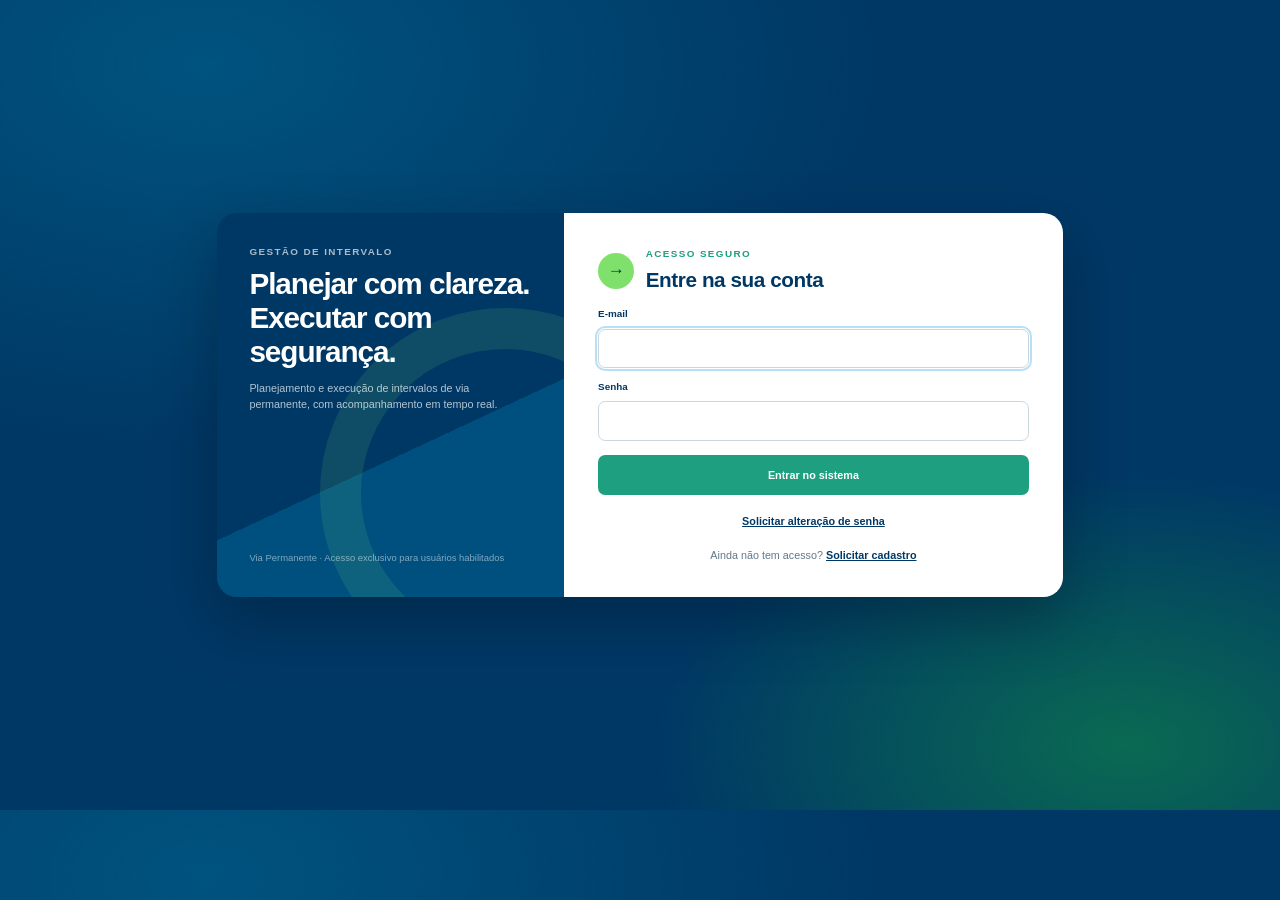
<file: index.html>
<!doctype html>
<html lang="pt-BR">
  <head>
<script src="assets/startup.js?v=20261031-7"></script>
    <meta charset="UTF-8" />
    <meta name="viewport" content="width=device-width, initial-scale=1.0" />
    <meta name="theme-color" content="#003865" />
    <script src="assets/auth-guard.js?v=20261031-7"></script>
    <meta
      name="description"
      content="Planejamento e acompanhamento de intervalos de manutenção de via permanente."
    />
    <title>Gestão de Intervalo | Planejamento</title>
    <link rel="icon" href="assets/icon.svg" type="image/svg+xml" />
<link rel="manifest" href="manifest.webmanifest">
<link rel="apple-touch-icon" href="assets/icon.svg">
<script src="assets/pwa.js" defer></script>
<link rel="stylesheet" href="styles.css?v=20261031-7" />
    <script src="assets/jszip.min.js" defer></script>
    <script src="assets/supabase.min.js?v=20261031-7" defer></script>
<script src="app.js?v=20261031-7" defer></script>
  </head>
  <body data-page="planning">
    <a class="skip-link" href="#conteudo">Ir para o conteúdo</a>
    <header class="site-header">
      <a class="brand" href="index.html" aria-label="Gestão de Intervalo - início">
        <span>Gestão de Intervalo</span>
      </a>
      <nav class="primary-nav" aria-label="Navegação principal" style="--nav-count:6">
        <a class="active" href="index.html" aria-current="page"><span>1</span> Planejar</a>
        <a href="executar.html"><span>2</span> Executar</a>
        <a href="dashboard.html"><span>3</span> Dashboard</a>
        <a href="fotos.html"><span>4</span> Fotos</a>
        <a href="gestao.html?view=history"><span>5</span> Histórico</a>
        <a href="conta.html"><span>6</span> Minha conta</a>
      </nav>
      <div class="header-tools">
        <div class="save-state" id="save-state" role="status" aria-live="polite">Salvo neste dispositivo</div>
        <button class="theme-toggle" type="button" data-theme-toggle aria-pressed="false"><span aria-hidden="true">☾</span><b>Tema escuro</b></button>
      </div>
    </header>

    <main id="conteudo">
      <section class="page-hero planning-hero">
        <div>
          <p class="eyebrow">Preparação do intervalo</p>
          <h1>Planeje cada movimento.<br />Execute com segurança.</h1>
          <p class="hero-copy">
            Monte um cronograma claro, valide a sequência e trave o plano antes de ir a campo.
          </p>
        </div>
        <div class="hero-actions">
          <button class="button button-light" id="new-plan-button" type="button">Novo plano</button>
          <a class="button button-accent" href="executar.html">Abrir execução <span aria-hidden="true">→</span></a>
        </div>
      </section>

      <section class="workspace" aria-labelledby="plan-heading">
        <div class="workspace-topline">
          <div>
            <p class="section-kicker">Plano ativo</p>
            <h2 id="plan-heading">Cronograma programado</h2>
          </div>
          <div class="plan-switcher">
            <label for="plan-selector">Meus intervalos</label>
            <select id="plan-selector" aria-label="Selecionar intervalo"></select>
            <button class="icon-button" id="duplicate-plan-button" type="button" title="Duplicar intervalo" aria-label="Duplicar intervalo">⧉</button>
            <button class="icon-button danger-quiet" id="delete-plan-button" type="button" title="Excluir frente" aria-label="Excluir frente">×</button>
          </div>
        </div>

        <div class="front-bar">
          <div class="front-strip" id="front-strip" role="tablist" aria-label="Frentes de serviço deste intervalo"></div>
          <p class="front-hint" id="front-count">Uma frente.</p>
        </div>

        <div class="lock-banner" id="lock-banner" hidden>
          <div class="lock-icon" aria-hidden="true">✓</div>
          <div>
            <strong>Cronograma travado</strong>
            <span>O programado está protegido. Se o CCO mudar a janela, use a revisão para atualizar o plano sem interromper a execução.</span>
          </div>
          <button class="button button-ghost" id="unlock-plan-button" type="button">Destravar para editar</button>
        </div>

        <div class="planning-revision-banner" id="planning-revision-banner" hidden>
          <div class="blocked-icon" aria-hidden="true">↻</div>
          <div>
            <strong>Planejamento em revisão durante a execução</strong>
            <span>Altere a janela e as etapas conforme a nova autorização do CCO. Os horários realizados serão preservados e todos os cálculos serão atualizados automaticamente.</span>
          </div>
        </div>

        <form id="plan-form" novalidate>
          <section class="panel grant-panel" aria-labelledby="grant-title">
            <div class="panel-heading">
              <div>
                <span class="step-number">01</span>
                <div>
                  <h3 id="grant-title">Concessão do CCO</h3>
                  <p>Tempo extra autorizado para a frente selecionada. Cada frente pode ter sua própria concessão, sem alterar a janela programada do intervalo.</p>
                </div>
              </div>
            </div>
            <div class="grant-grid">
              <label class="field">
                <span>Tempo concedido</span>
                <input name="ccoGrantAmount" type="number" min="0" step="1" inputmode="numeric" placeholder="0" />
              </label>
              <label class="field">
                <span>Unidade</span>
                <select name="ccoGrantUnit">
                  <option value="minutes">Minutos</option>
                  <option value="hours">Horas</option>
                </select>
              </label>
              <div class="grant-readout" id="grant-readout" role="status" aria-live="polite">
                <span>Prazo final desta frente</span>
                <strong id="grant-deadline">—</strong>
                <small id="grant-note">Sem concessão registrada.</small>
              </div>
            </div>
          </section>

          <section class="panel details-panel" aria-labelledby="details-title">
            <div class="panel-heading">
              <div>
                <span class="step-number">02</span>
                <div>
                  <h3 id="details-title">Dados do intervalo</h3>
                  <p>Nome, data, janela e local identificam o bloqueio e valem para todas as frentes. Nome da frente e tipo de serviço são só desta frente.</p>
                </div>
              </div>
            </div>
            <div class="form-grid">
              <label class="field field-span-2">
                <span>Nome do plano *</span>
                <input name="title" type="text" maxlength="100" placeholder="Ex.: Renovação de linha — km 141+150" required />
              </label>
              <label class="field">
                <span>Nome da frente</span>
                <input name="frontName" type="text" maxlength="80" placeholder="Frente 1" />
              </label>
              <label class="field">
                <span>Tipo de serviço</span>
                <input name="serviceType" type="text" maxlength="80" placeholder="Ex.: Lançamento de bueiro" />
              </label>
              <label class="field">
                <span>Empreiteira</span>
                <input name="contractorName" type="text" maxlength="120" placeholder="Nome da empresa contratada" />
              </label>
              <label class="field">
                <span>Encarregado</span>
                <input name="foremanName" type="text" maxlength="120" placeholder="Nome do encarregado da frente" />
              </label>
              <label class="field">
                <span>Responsável</span>
                <input name="coordinator" type="text" maxlength="80" placeholder="Nome do responsável" />
              </label>
              <label class="field">
                <span>Data *</span>
                <input name="date" type="date" required />
              </label>
              <label class="field">
                <span>Local / trecho</span>
                <input name="location" type="text" maxlength="100" placeholder="Linha, km ou referência" />
              </label>
              <label class="field">
                <span>Início da janela *</span>
                <input name="windowStart" type="time" required />
              </label>
              <label class="field">
                <span>Fim da janela *</span>
                <input name="windowEnd" type="time" required />
              </label>
              <label class="field field-span-2">
                <span>Observações de planejamento</span>
                <textarea name="notes" rows="2" maxlength="500" placeholder="Recursos, restrições, premissas ou pontos de atenção"></textarea>
              </label>
            </div>
          </section>

          <section class="panel schedule-panel" aria-labelledby="schedule-title">
            <div class="panel-heading schedule-heading">
              <div>
                <span class="step-number">03</span>
                <div>
                  <h3 id="schedule-title">Etapas executivas</h3>
                  <p>Defina a ordem correta de início. Os horários continuam livres para permitir etapas concomitantes e sobrepostas.</p>
                </div>
              </div>
              <div class="schedule-actions">
                <button class="button button-ghost" id="chain-times-button" type="button">Encadear horários</button>
                <button class="button button-secondary" id="add-step-button" type="button">+ Adicionar etapa</button>
              </div>
            </div>

            <div class="shift-bar" id="shift-bar">
              <div class="shift-copy">
                <strong>Ajuste de início</strong>
                <span id="shift-hint">O bloqueio saiu mais tarde do que o planejado? Desloque a abertura da janela e todas as etapas de uma vez, para a diferença não virar atraso etapa por etapa. O fim da janela não se move — para esticar o prazo, use a concessão do CCO.</span>
              </div>
              <div class="shift-controls">
                <label class="field">
                  <span>Deslocar</span>
                  <input id="shift-amount" type="number" step="1" inputmode="numeric" placeholder="30" />
                </label>
                <label class="field">
                  <span>Unidade</span>
                  <select id="shift-unit">
                    <option value="minutes">Minutos</option>
                    <option value="hours">Horas</option>
                  </select>
                </label>
                <button class="button button-ghost" id="shift-apply" type="button">Aplicar a todas as etapas</button>
              </div>
            </div>

            <div class="validation-summary" id="validation-summary" role="status" aria-live="polite"></div>

            <div class="schedule-table-wrap">
              <table class="schedule-table">
                <thead>
                  <tr>
                    <th scope="col">Ordem de início</th>
                    <th scope="col">Atividade programada</th>
                    <th scope="col">Início</th>
                    <th scope="col">Fim</th>
                    <th scope="col">Dia</th>
                    <th scope="col">Duração</th>
                    <th scope="col"><span class="sr-only">Ações</span></th>
                  </tr>
                </thead>
                <tbody id="planning-steps"></tbody>
              </table>
            </div>

            <div class="empty-state" id="planning-empty" hidden>
              <strong>O cronograma ainda está vazio.</strong>
              <span>Adicione a primeira etapa para começar a programar o intervalo.</span>
              <button class="button button-secondary" type="button" data-add-step>+ Adicionar primeira etapa</button>
            </div>

            <div class="gantt-section" id="gantt-section">
              <div class="subsection-heading">
                <div>
                  <h4>Visão da janela</h4>
                  <p>A linha do tempo ajuda a identificar folgas, sobreposições e concentração de atividades.</p>
                </div>
                <div class="window-total" id="window-total">—</div>
              </div>
              <div class="gantt" id="gantt" aria-label="Linha do tempo do cronograma"></div>
            </div>
          </section>

          <section class="finalize-panel" aria-labelledby="finalize-title">
            <div>
              <span class="step-number light">04</span>
              <div>
                <h3 id="finalize-title">Confirme antes de ir a campo</h3>
                <p>Ao travar, o programado fica protegido contra alterações acidentais.</p>
              </div>
            </div>
            <button class="button button-accent large" id="lock-plan-button" type="button">Revisar e travar cronograma</button>
          </section>
        </form>

        <section class="data-tools" aria-label="Ferramentas de dados">
          <div>
            <strong>Relatório do intervalo</strong>
            <span>Exporte o planejamento e os registros da execução para PDF ou Excel.</span>
          </div>
          <div class="data-actions">
            <button class="button button-ghost" id="export-button" type="button">Exportar Excel (.xlsx)</button>
            <button class="button button-secondary" id="export-plan-pdf" type="button">Exportar PDF</button>
          </div>
        </section>
      </section>
    </main>

    <dialog id="confirm-dialog" class="confirm-dialog">
      <form method="dialog">
        <div class="dialog-mark" aria-hidden="true">✓</div>
        <h2 id="confirm-dialog-title">Travar o cronograma?</h2>
        <p id="confirm-dialog-description">
          Depois da confirmação, as etapas e os horários programados ficarão protegidos contra alterações acidentais. Se o CCO mudar a janela durante a execução, o planejamento poderá ser revisado novamente sem apagar os dados realizados.
        </p>
        <div class="dialog-actions">
          <button class="button button-ghost" value="cancel">Voltar e revisar</button>
          <button class="button button-accent" id="confirm-dialog-submit" value="confirm">Sim, travar plano</button>
        </div>
      </form>
    </dialog>

    <div class="toast" id="toast" role="status" aria-live="polite"></div>
    <footer class="site-footer">
      <span>Gestão de Intervalo · Operação com clareza e segurança</span>
    </footer>
  </body>
</html>
</file>
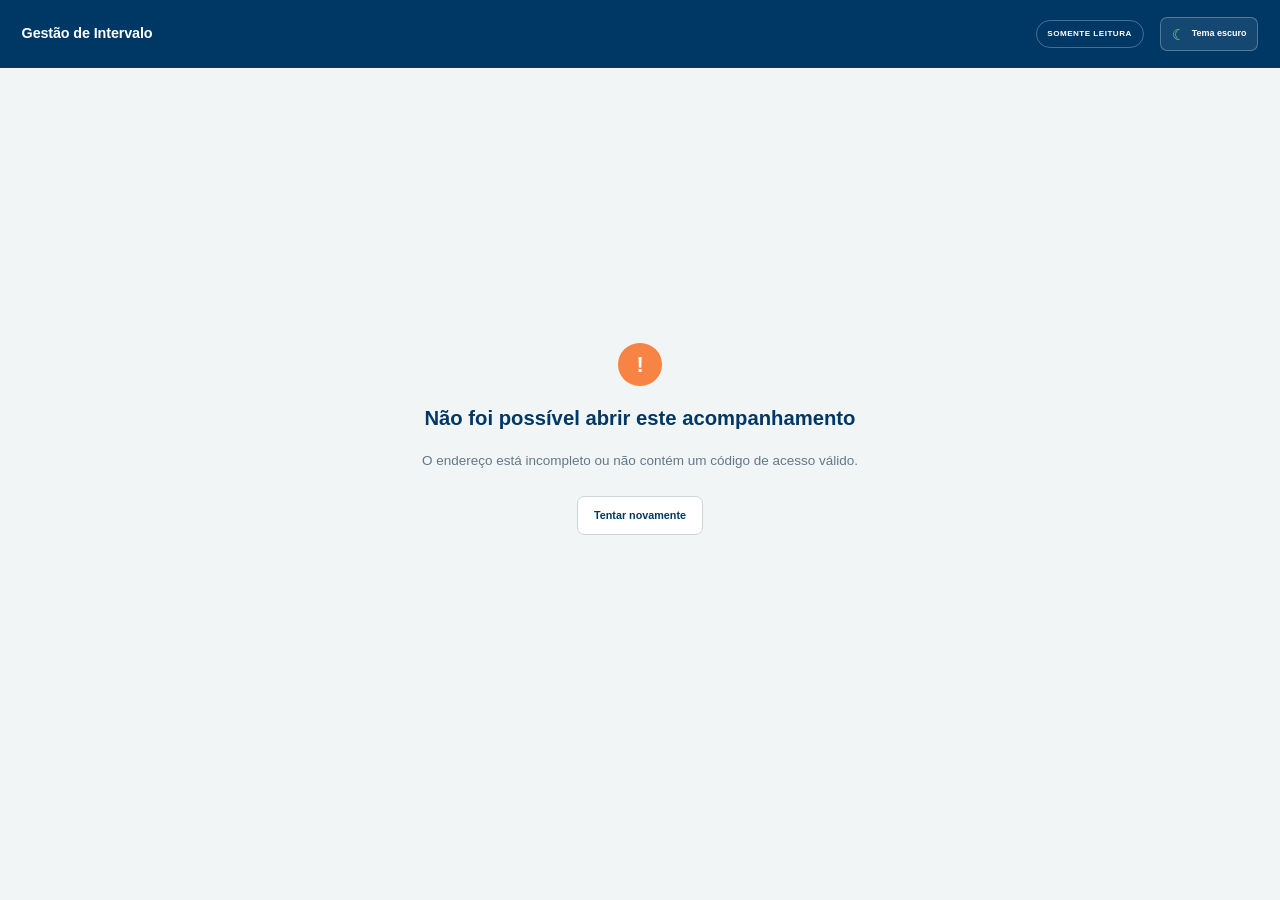
<file: acompanhar.html>
<!doctype html>
<html lang="pt-BR">
<head>
<script src="assets/startup.js?v=20261031-7"></script>
  <meta charset="UTF-8">
  <meta name="viewport" content="width=device-width,initial-scale=1.0">
  <meta name="theme-color" content="#003865">
  <meta name="robots" content="noindex,nofollow,noarchive">
  <meta name="referrer" content="no-referrer">
  <title>Acompanhamento do intervalo | Gestão de Intervalo</title>
  <link rel="icon" href="assets/icon.svg" type="image/svg+xml">
<link rel="manifest" href="manifest.webmanifest">
<link rel="apple-touch-icon" href="assets/icon.svg">
<script src="assets/pwa.js" defer></script>
  <link rel="stylesheet" href="styles.css?v=20261031-7">
  <script src="assets/jszip.min.js" defer></script>
  <script src="assets/supabase.min.js?v=20261031-7" defer></script>
  <script src="app.js?v=20261031-7" defer></script>
</head>
<body data-page="shared">
  <a class="skip-link" href="#conteudo">Ir para o conteúdo</a>
  <header class="shared-header">
    <a class="brand" href="acompanhar.html" aria-label="Gestão de Intervalo"><span>Gestão de Intervalo</span></a>
    <span class="read-only-badge">Somente leitura</span>
    <button class="theme-toggle" type="button" data-theme-toggle><span>☾</span><b>Tema escuro</b></button>
  </header>

  <main id="conteudo" class="shared-page">
    <section class="shared-loading" id="shared-loading" aria-live="polite">
      <span class="shared-loader" aria-hidden="true"></span>
      <h1>Carregando acompanhamento…</h1>
      <p>Buscando as informações mais recentes do intervalo.</p>
    </section>

    <section class="shared-error" id="shared-error" hidden>
      <span aria-hidden="true">!</span>
      <h1>Não foi possível abrir este acompanhamento</h1>
      <p id="shared-error-message">Confira se o link está completo e ainda é válido.</p>
      <button class="button button-ghost" id="shared-retry" type="button">Tentar novamente</button>
    </section>

    <div id="shared-content" hidden>
      <section class="shared-hero">
        <div>
          <p class="eyebrow">Acompanhamento ao vivo</p>
          <h1 id="shared-title">Intervalo</h1>
          <p id="shared-subtitle">—</p>
        </div>
        <div class="shared-live-state" id="shared-live-state" hidden>
          <i aria-hidden="true"></i>
          <div><strong>Atualização automática</strong><span id="shared-updated">Consultando…</span></div>
        </div>
      </section>

      <div class="front-bar shared-front-bar" id="shared-front-bar" hidden>
        <div class="front-strip" id="shared-front-strip" role="tablist" aria-label="Frentes de serviço deste intervalo"></div>
        <p class="front-hint" id="shared-front-count"></p>
      </div>

      <section class="page-export-bar" aria-label="Exportar acompanhamento">
        <div><strong>Exportar acompanhamento</strong><span>Inclui dados do plano, execução e gráficos do dashboard.</span></div>
        <div class="page-export-actions"><button class="button button-ghost" id="export-shared-xlsx" type="button">Exportar Excel</button><button class="button button-secondary" id="export-shared-pdf" type="button">Exportar PDF</button></div>
      </section>

      <nav class="shared-tabs" aria-label="Visualização do acompanhamento" role="tablist">
        <button class="active" type="button" role="tab" data-shared-tab="plan" aria-selected="true">Plano</button>
        <button type="button" role="tab" data-shared-tab="execution" aria-selected="false">Execução</button>
        <button type="button" role="tab" data-shared-tab="dashboard" aria-selected="false">Dashboard</button>
        <button type="button" role="tab" data-shared-tab="photos" aria-selected="false">Fotos</button>
      </nav>

      <section class="shared-view" id="shared-plan" data-shared-view="plan">
        <section class="shared-section-heading"><div><p class="section-kicker">Plano do intervalo</p><h2>Dados e sequência planejada</h2></div><p>Informações protegidas para consulta.</p></section>
        <div class="shared-plan-summary" id="shared-plan-summary"></div>
        <article class="detail-note"><span>Observações de planejamento</span><p id="shared-planning-notes">—</p></article>
        <div class="detail-step-list" id="shared-planned-steps"></div>
      </section>

      <section class="shared-view" id="shared-execution" data-shared-view="execution" hidden>
        <section class="shared-status" id="shared-status">
          <div class="shared-status-main">
            <p class="section-kicker" id="shared-status-label">Situação atual</p>
            <div class="shared-delay-value"><span id="shared-status-sign"></span><strong id="shared-status-minutes">—</strong><b>min</b></div>
            <p class="status-readable" id="shared-status-readable" hidden>Aguardando o primeiro marco operacional</p>
            <ul id="shared-status-chips" hidden aria-hidden="true"></ul>
          </div>
          <div class="status-clocks shared-status-clocks">
            <article class="status-clock">
              <span>Horário atual</span>
              <strong id="shared-live-clock">--:--:--</strong>
              <small id="shared-live-date">—</small>
            </article>
            <article class="status-clock status-forecast-clock">
              <span>Término previsto</span>
              <strong id="shared-forecast">—</strong>
              <small id="shared-forecast-note">Aguardando primeiro marco</small>
            </article>
          </div>
        </section>

        <section class="shared-kpis" aria-label="Resumo operacional">
          <article><span>Janela programada</span><strong id="shared-window">—</strong><small id="shared-window-note">—</small></article>
          <article><span>Progresso</span><strong id="shared-progress">—</strong><small id="shared-progress-note">—</small></article>
          <article><span>Em andamento</span><strong id="shared-current">—</strong><small id="shared-current-note">—</small></article>
        </section>

        <section class="shared-section-heading"><div><p class="section-kicker">Leitura operacional</p><h2>Etapas do intervalo</h2></div><p>Horários planejados e realizados, sem possibilidade de edição.</p></section>
        <div class="shared-steps" id="shared-steps"></div>
        <section class="comments-panel shared-comments"><header><div><p class="section-kicker">Registro permanente</p><h3>Comentários da execução</h3></div><span id="shared-comment-count">0</span></header><div class="comments-list" id="shared-comments"></div></section>
      </section>

      <section class="shared-view" id="shared-dashboard" data-shared-view="dashboard" hidden>
        <section class="dashboard-kpis shared-dashboard-kpis" aria-label="Indicadores do intervalo">
          <article class="dashboard-kpi"><span>Progresso</span><strong id="shared-dashboard-progress">—</strong><small id="shared-dashboard-progress-note">—</small></article>
          <article class="dashboard-kpi"><span>Tempo programado</span><strong id="shared-dashboard-planned">—</strong><small>Somatório das etapas</small></article>
          <article class="dashboard-kpi"><span>Tempo gasto no intervalo</span><strong id="shared-dashboard-actual">—</strong><small id="shared-dashboard-actual-note">Aguardando o primeiro início realizado</small></article>
          <article class="dashboard-kpi featured" id="shared-dashboard-variance-card"><span id="shared-dashboard-variance-label">Situação atual</span><strong id="shared-dashboard-variance">—</strong><small id="shared-dashboard-variance-note">—</small></article>
        </section>

        <article class="chart-card chart-card-wide timeline-comparison-card">
          <header class="chart-heading">
            <div><p class="section-kicker">Linha do tempo do intervalo</p><h2>Planejado x execução</h2><small id="shared-timeline-range">—</small></div>
            <div class="chart-legend timeline-legend"><span><i class="timeline-planned-key"></i>Planejado</span><span><i class="timeline-realized-key"></i>Executado</span><span><i class="timeline-running-key"></i>Em andamento</span></div>
          </header>
          <p class="timeline-help">Cada atividade mostra o período planejado e, abaixo, o período realizado.</p>
          <div class="timeline-comparison" id="shared-timeline"></div>
        </article>

        <article class="chart-card chart-card-wide shared-duration-card">
          <header class="chart-heading"><div><p class="section-kicker">Duração por atividade</p><h2>Programado x realizado</h2></div><div class="chart-legend"><span><i class="planned"></i>Programado</span><span><i class="actual"></i>Realizado</span></div></header>
          <div class="duration-chart" id="shared-duration-chart"></div>
        </article>
      </section>

      <section class="shared-view" id="shared-photos-view" data-shared-view="photos" hidden>
        <section class="shared-section-heading"><div><p class="section-kicker">Registro fotográfico</p><h2>Antes, durante e depois do serviço</h2></div><p><span id="shared-photo-total">0</span> foto(s) anexadas pela equipe, na ordem em que o serviço aconteceu.</p></section>
        <section class="comments-panel shared-photos"><header><div><p class="section-kicker">Momento 01</p><h3>Antes do intervalo</h3></div><span data-shared-photo-count="before">0</span></header><div class="photo-gallery" data-shared-gallery="before"></div></section>
        <section class="comments-panel shared-photos"><header><div><p class="section-kicker">Momento 02</p><h3>Durante o intervalo</h3></div><span data-shared-photo-count="during">0</span></header><div class="photo-gallery" data-shared-gallery="during"></div></section>
        <section class="comments-panel shared-photos"><header><div><p class="section-kicker">Momento 03</p><h3>Depois do intervalo</h3></div><span data-shared-photo-count="after">0</span></header><div class="photo-gallery" data-shared-gallery="after"></div></section>
      </section>

      <section class="photo-appendix" id="shared-photo-appendix-before" data-empty="true">
        <header><h2>Antes do intervalo</h2><span data-appendix-count></span></header>
        <div class="photo-appendix-grid"></div>
      </section>
      <section class="photo-appendix" id="shared-photo-appendix-during" data-empty="true">
        <header><h2>Durante o intervalo</h2><span data-appendix-count></span></header>
        <div class="photo-appendix-grid"></div>
      </section>
      <section class="photo-appendix" id="shared-photo-appendix-after" data-empty="true">
        <header><h2>Depois do intervalo</h2><span data-appendix-count></span></header>
        <div class="photo-appendix-grid"></div>
      </section>

      <aside class="shared-security-note"><strong id="shared-access-title">Acesso somente para consulta</strong><span id="shared-access-description">Este link não permite alterar planejamento, horários ou registros. Solicite ao coordenador um novo link caso este expire.</span><small id="shared-expiry"></small></aside>
    </div>
  </main>
</body>
</html>
</file>
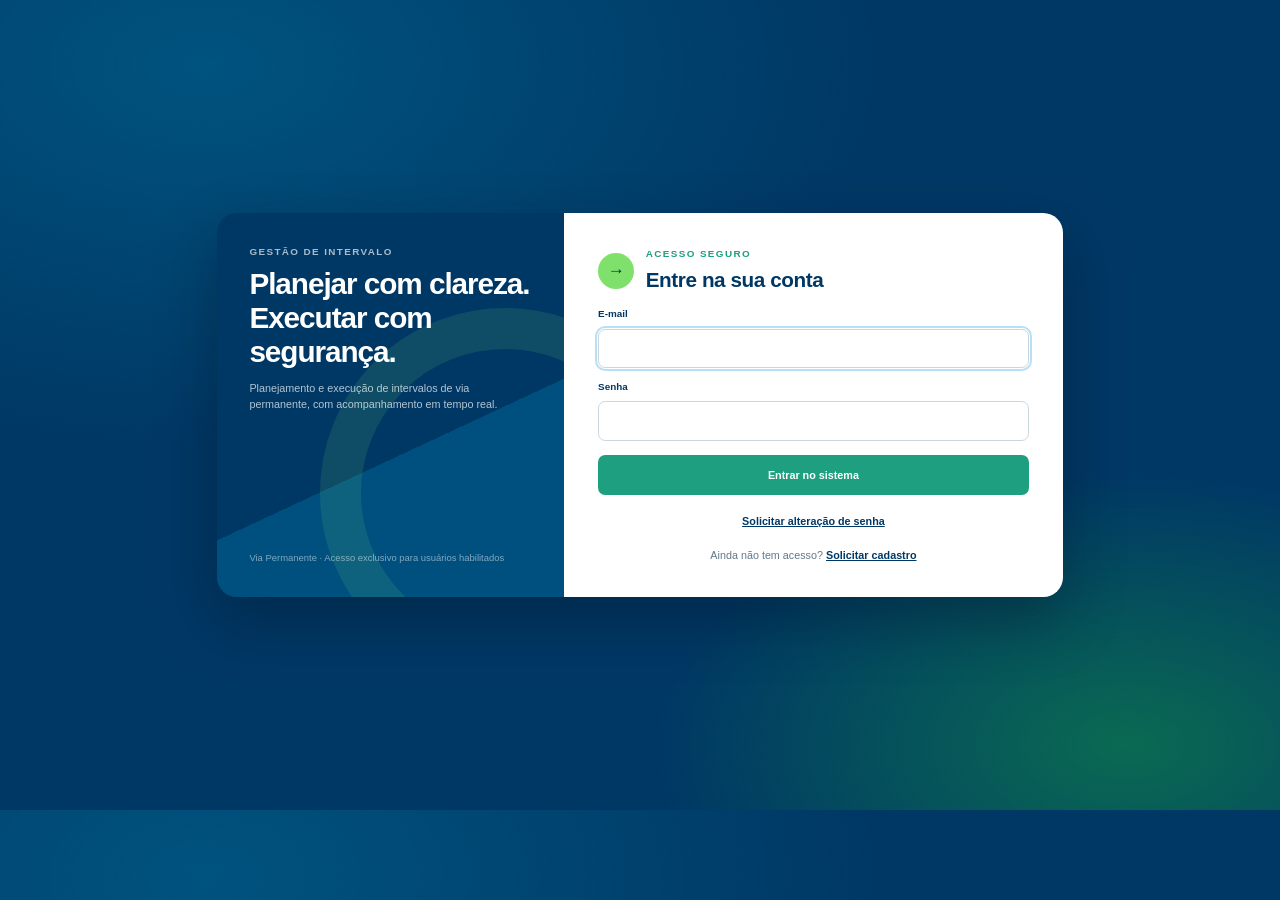
<file: admin.html>
<!doctype html>
<html lang="pt-BR" class="auth-checking">
<head>
<script src="assets/startup.js?v=20261031-7"></script>
  <meta charset="UTF-8"><meta name="viewport" content="width=device-width,initial-scale=1.0"><meta name="theme-color" content="#003865">
  <script src="assets/auth-guard.js?v=20261031-7"></script><meta name="description" content="Administração de usuários e hierarquia organizacional.">
  <title>Gestão de Intervalo | Administração</title><link rel="icon" href="assets/icon.svg" type="image/svg+xml">
<link rel="manifest" href="manifest.webmanifest">
<link rel="apple-touch-icon" href="assets/icon.svg">
<script src="assets/pwa.js" defer></script>
<link rel="stylesheet" href="styles.css?v=20261031-7"><script src="assets/supabase.min.js?v=20261031-7" defer></script><script src="assets/portal.js?v=20261031-7" defer></script>
</head>
<body data-page="admin">
  <a class="skip-link" href="#conteudo">Ir para o conteúdo</a>
  <header class="site-header"><a class="brand" href="gestao.html"><span>Gestão de Intervalo</span></a><nav class="primary-nav" aria-label="Navegação principal" data-role-nav></nav><div class="header-tools"><span class="save-state" id="portal-state">Verificando acesso…</span><button class="theme-toggle" type="button" data-theme-toggle><span>☾</span><b>Tema escuro</b></button></div></header>
  <main id="conteudo">
    <section class="admin-hero"><p class="eyebrow">Acesso de Editor</p><h1>Administração do sistema</h1><p>Gerencie contas, funções, classificações e vínculos diretos da hierarquia organizacional.</p></section>
    <section class="admin-workspace">
      <section>
        <article class="chart-card admin-form-card">
          <div class="chart-heading"><div><p class="section-kicker">Nova conta</p><h2>Criar perfil de acesso</h2></div></div>
          <form id="admin-user-form" class="admin-form">
            <label class="field"><span>Nome completo *</span><input name="fullName" required maxlength="120"></label>
            <label class="field"><span>E-mail *</span><input name="email" type="email" required></label>
            <label class="field"><span>Senha inicial *</span><input name="password" type="password" minlength="8" required></label>
            <label class="field"><span>Função *</span><select name="role" required><option value="director">Diretor</option><option value="executive_manager">Gerente Executivo</option><option value="manager">Gerente</option><option value="consultant">Consultor</option><option value="coordinator" selected>Coordenador</option><option value="specialist">Especialista</option></select></label>
            <label class="field"><span>Tratamento</span><select name="roleGender"><option value="">Não informado</option><option value="masculine">Masculino</option><option value="feminine">Feminino</option></select></label>
            <label class="field" data-classification-field><span>Classificação *</span><select name="classification" required><option value="superstructure">Superestrutura</option><option value="infrastructure" selected>Infraestrutura</option><option value="modernization">Modernização</option></select></label>
            <label class="field admin-hierarchy-field" data-subordinates-field hidden><span data-subordinates-label>Subordinados diretos</span><select name="subordinateIds" multiple size="5" aria-describedby="admin-hierarchy-help"></select><small class="field-help" id="admin-hierarchy-help">Selecione quantos forem necessários. No computador, use Ctrl para combinar opções.</small></label>
            <div class="admin-form-actions"><button class="button button-secondary" type="submit">Criar conta</button><span class="auth-feedback" id="admin-user-feedback"></span></div>
          </form>
        </article>
        <article class="chart-card access-requests-card">
          <div class="chart-heading"><div><p class="section-kicker">Solicitações de acesso</p><h2>Pedidos aguardando decisão</h2><p>A conta só é criada quando você aprova. A senha escolhida por quem pediu continua valendo.</p></div><span class="pending-badge" id="access-requests-count" hidden>0</span></div>
          <div class="admin-list" id="access-requests"></div>
        </article>
        <article class="chart-card org-chart-card">
          <div class="chart-heading"><div><p class="section-kicker">Hierarquia</p><h2>Organograma</h2><p>Cada card mostra função, classificações e quem reporta a quem.</p></div><div class="org-chart-legend"><i class="org-chip org-chip-superstructure">Superestrutura</i><i class="org-chip org-chip-infrastructure">Infraestrutura</i><i class="org-chip org-chip-modernization">Modernização</i></div></div>
          <div class="org-chart" id="admin-org-chart"></div>
        </article>
        <header class="portal-section-heading"><div><p class="section-kicker">Contas reais</p><h2>Usuários e relações</h2><p>Gerentes Executivos agrupam Gerentes; Gerentes agrupam Coordenadores e Especialistas.</p></div><label class="field compact-search"><span>Buscar</span><input id="user-search" type="search" placeholder="Nome ou e-mail"></label></header>
        <div class="admin-list" id="admin-users"></div>
      </section>
    </section>
  </main>
  <div class="toast" id="toast" role="status" aria-live="polite"></div><footer class="site-footer"><span>Gestão de Intervalo · Administração protegida por perfil</span></footer>
</body>
</html>
</file>
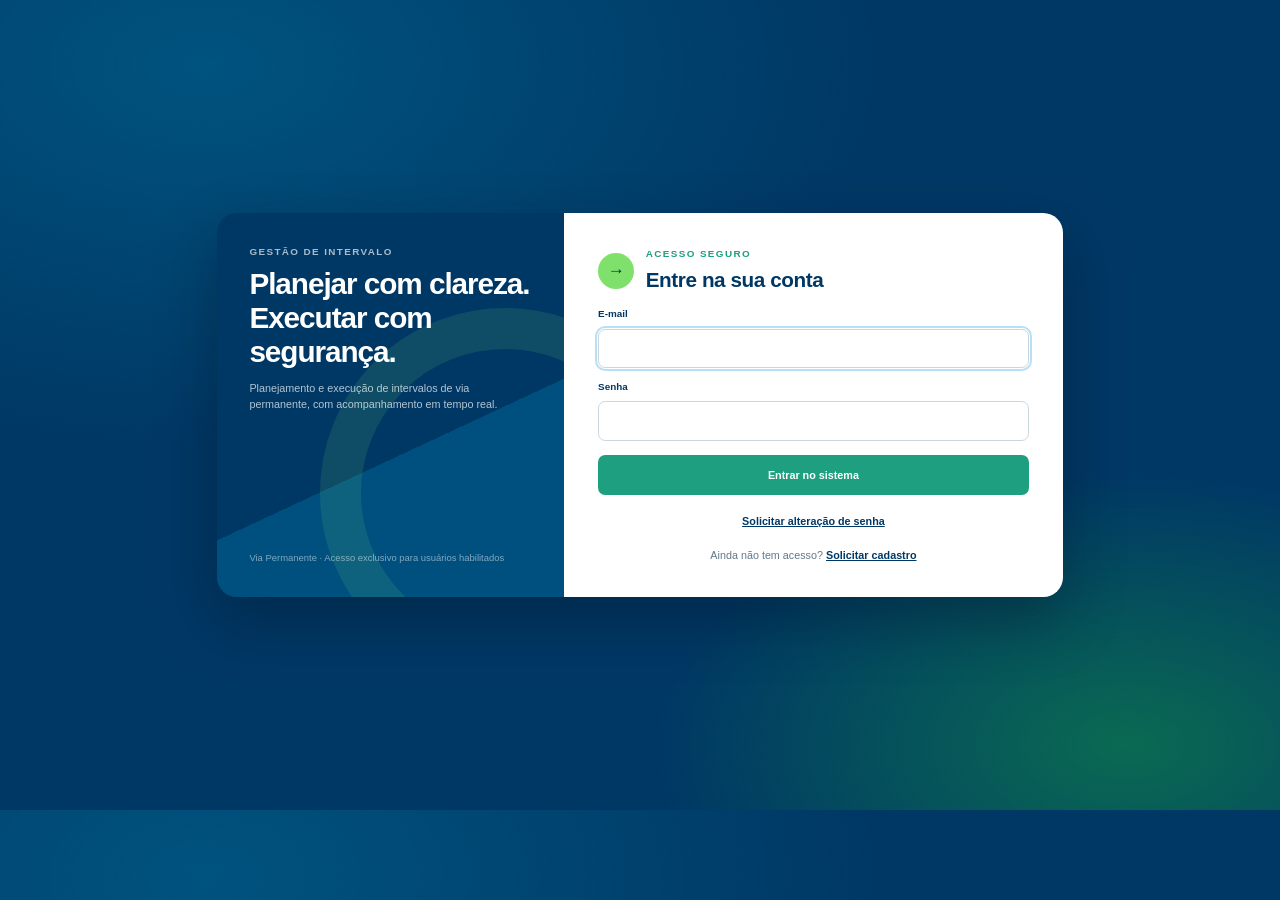
<file: auditoria.html>
<!doctype html>
<html lang="pt-BR" class="auth-checking">
<head>
<script src="assets/startup.js?v=20261031-7"></script>
  <meta charset="UTF-8"><meta name="viewport" content="width=device-width,initial-scale=1.0"><meta name="theme-color" content="#003865">
  <script src="assets/auth-guard.js?v=20261031-7"></script><meta name="description" content="Auditoria dos acessos à Gestão de Intervalo.">
  <title>Gestão de Intervalo | Auditoria</title><link rel="icon" href="assets/icon.svg" type="image/svg+xml">
  <link rel="manifest" href="manifest.webmanifest"><link rel="apple-touch-icon" href="assets/icon.svg"><script src="assets/pwa.js" defer></script>
  <link rel="stylesheet" href="styles.css?v=20261031-7"><script src="assets/supabase.min.js?v=20261031-7" defer></script><script src="assets/portal.js?v=20261031-7" defer></script>
</head>
<body data-page="audit">
  <a class="skip-link" href="#conteudo">Ir para o conteúdo</a>
  <header class="site-header"><a class="brand" href="admin.html"><span>Gestão de Intervalo</span></a><nav class="primary-nav" aria-label="Navegação principal" data-role-nav></nav><div class="header-tools"><span class="save-state" id="portal-state">Verificando acesso…</span><button class="theme-toggle" type="button" data-theme-toggle><span>☾</span><b>Tema escuro</b></button></div></header>
  <main id="conteudo">
    <section class="admin-hero"><p class="eyebrow">Acesso de Editor</p><h1>Auditoria</h1><p>Acompanhe os acessos dos demais perfis ao sistema, com identificação da conta, página e horário.</p></section>
    <section class="admin-workspace audit-workspace">
      <header class="audit-heading">
        <div><p class="section-kicker">Histórico de acessos</p><h2>100 acessos mais recentes</h2><p>Última atualização: <time id="audit-last-updated">Aguardando dados…</time>. Os acessos anteriores permanecem disponíveis somente no Supabase.</p></div>
        <button class="button button-secondary" id="audit-refresh" type="button">Atualizar agora</button>
      </header>
      <article class="chart-card audit-card">
        <div class="audit-table-wrap">
          <table class="audit-table"><thead><tr><th>Nome do usuário</th><th>E-mail</th><th>Página acessada</th><th>Data e horário</th></tr></thead><tbody id="audit-accesses"></tbody></table>
        </div>
        <div class="portal-empty" id="audit-empty" hidden><strong>Nenhum acesso registrado</strong><span>Os próximos acessos autenticados aparecerão aqui automaticamente.</span></div>
      </article>
      <header class="audit-heading audit-requests-heading"><div><p class="section-kicker">Solicitações dos usuários</p><h2>Pedidos de alteração de perfil</h2><p>Mensagens enviadas pela página Minha conta para análise do Editor.</p></div></header>
      <section class="audit-request-list" id="audit-change-requests"></section>
      <div class="portal-empty" id="audit-requests-empty" hidden><strong>Nenhuma solicitação recebida</strong><span>Novas mensagens dos usuários aparecerão aqui automaticamente.</span></div>
    </section>
  </main>
  <div class="toast" id="toast" role="status" aria-live="polite"></div><footer class="site-footer"><span>Gestão de Intervalo · Auditoria protegida por perfil</span></footer>
</body>
</html>
</file>
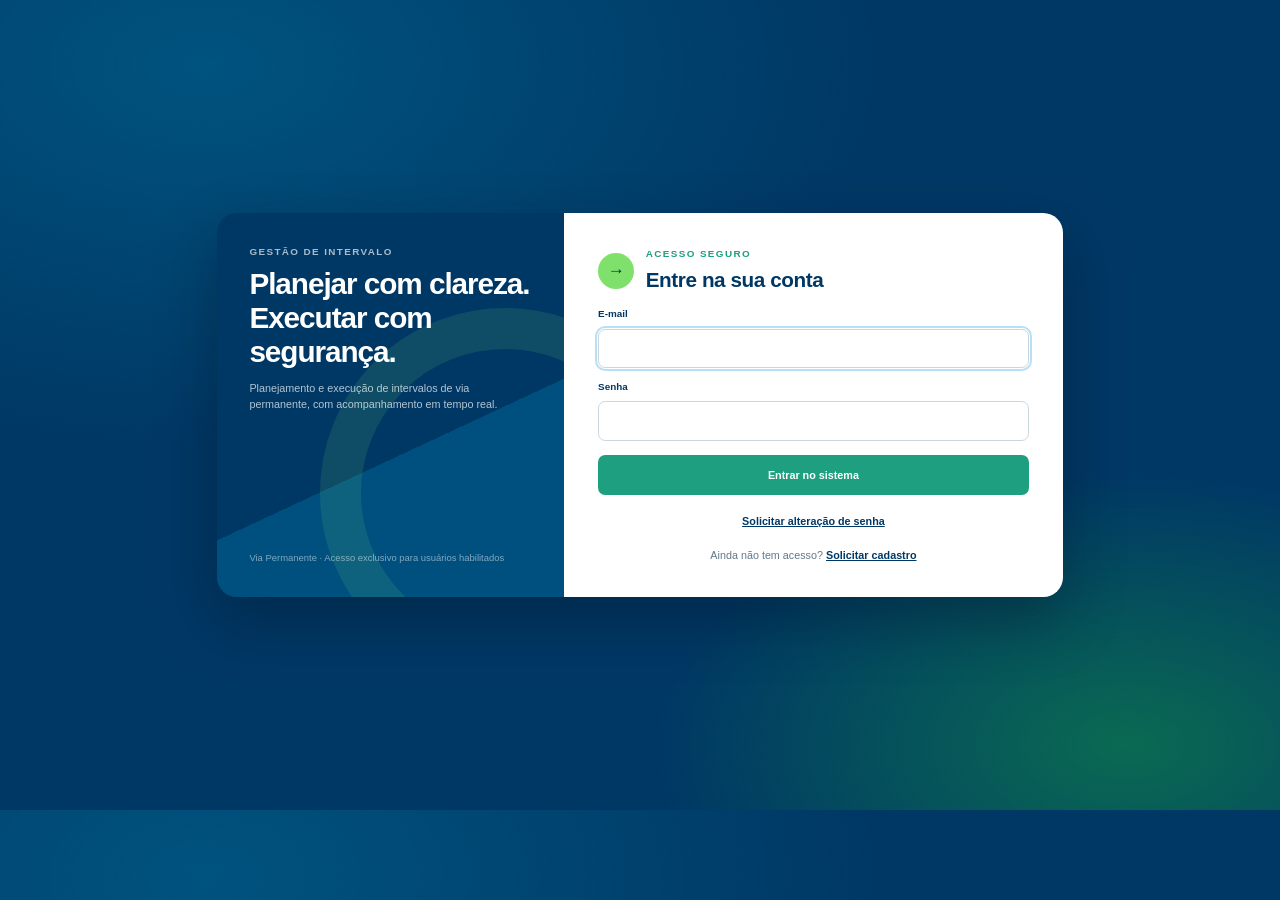
<file: conta.html>
<!doctype html>
<html lang="pt-BR">
<head>
<script src="assets/startup.js?v=20261031-7"></script>
  <meta charset="UTF-8"><meta name="viewport" content="width=device-width,initial-scale=1.0"><meta name="theme-color" content="#003865">
  <script src="assets/auth-guard.js?v=20261031-7"></script><meta name="description" content="Dados da conta autenticada.">
  <title>Gestão de Intervalo | Minha Conta</title><link rel="icon" href="assets/icon.svg" type="image/svg+xml">
<link rel="manifest" href="manifest.webmanifest">
<link rel="apple-touch-icon" href="assets/icon.svg">
<script src="assets/pwa.js" defer></script><link rel="stylesheet" href="styles.css?v=20261031-7">
  <script src="assets/supabase.min.js?v=20261031-7" defer></script><script src="app.js?v=20261031-7" defer></script>
</head>
<body data-page="account">
  <a class="skip-link" href="#conteudo">Ir para o conteúdo</a>
  <header class="site-header"><a class="brand" href="index.html"><span>Gestão de Intervalo</span></a><nav class="primary-nav" aria-label="Navegação principal"></nav><div class="header-tools"><div class="save-state" id="save-state">Verificando conta…</div><button class="theme-toggle" type="button" data-theme-toggle><span>☾</span><b>Tema escuro</b></button></div></header>
  <main id="conteudo">
    <section class="account-hero"><p class="eyebrow">Minha Conta</p><h1>Seu acesso,<br>em um só lugar.</h1><p>Confira os dados da sua conta e troque a senha inicial por uma que só você conheça.</p></section>
    <section class="account-workspace">
      <div class="account-gate" id="account-gate"><h2>Entre para acessar sua conta</h2><p>Seus dados ficam disponíveis após a autenticação.</p><button class="button button-secondary" type="button" id="account-login">Entrar</button></div>
      <div id="account-content" hidden>
        <section class="account-summary"><div><p class="section-kicker">Conta conectada</p><h2 id="account-name">Usuário</h2><p id="account-email">—</p></div><span class="role-badge" id="account-role">—</span></section>
        <section class="account-profile-card chart-card">
          <div class="chart-heading"><div><p class="section-kicker">Dados do perfil</p><h2>Informações organizacionais</h2></div></div>
          <div class="account-details">
            <div><span>Nome</span><strong id="account-detail-name">—</strong></div><div><span>E-mail</span><strong id="account-detail-email">—</strong></div><div><span>Função</span><strong id="account-detail-role">—</strong></div><div><span>Situação</span><strong id="account-detail-enabled">—</strong></div><div id="account-manager-row"><span>Gestor responsável</span><strong id="account-detail-manager">—</strong></div><div id="account-type-row"><span>Classificação</span><strong id="account-detail-type">—</strong></div>
          </div>
        </section>
        <section class="account-password-card chart-card">
          <div class="chart-heading"><div><p class="section-kicker">Segurança</p><h2>Alterar minha senha</h2><p>Troque a senha inicial fornecida pelo editor por uma que só você conheça.</p></div></div>
          <form class="account-password-form" id="account-password-form">
            <label class="field"><span>Senha atual *</span><input name="currentPassword" type="password" autocomplete="current-password" minlength="8" required></label>
            <label class="field"><span>Nova senha *</span><input name="newPassword" type="password" autocomplete="new-password" minlength="8" required><small class="field-help">Mínimo de 8 caracteres.</small></label>
            <label class="field"><span>Repita a nova senha *</span><input name="confirmPassword" type="password" autocomplete="new-password" minlength="8" required></label>
            <div class="account-password-actions"><button class="button button-secondary" type="submit">Alterar senha</button><span class="auth-feedback" id="account-password-feedback"></span></div>
          </form>
        </section>
        <section class="account-transition-card chart-card" id="account-transition-card" hidden>
          <div class="chart-heading"><div><p class="section-kicker">Experiência experimental</p><h2>Transição entre páginas</h2><p>Ative para fazer a próxima página surgir do botão de navegação clicado e se expandir até preencher a tela. A escolha vale somente neste navegador.</p></div></div>
          <div class="account-transition-control"><span id="account-transition-status">Efeito desativado neste navegador.</span><button class="button button-secondary" id="account-transition-toggle" type="button" aria-pressed="false">Ativar transição</button></div>
        </section>
        <section class="account-request-card chart-card" id="account-change-request-card" hidden>
          <div class="chart-heading"><div><p class="section-kicker">Solicitar alteração</p><h2>Envie uma solicitação ao Editor</h2><p>Use este campo para pedir correções ou mudanças no seu cadastro, como nome, função, classificação ou vínculo com o gestor. Descreva claramente o que precisa ser alterado.</p></div></div>
          <form class="account-request-form" id="account-change-request-form">
            <label class="field"><span>O que você precisa alterar? *</span><textarea name="message" rows="5" minlength="10" maxlength="2000" placeholder="Exemplo: preciso corrigir minha classificação para Infraestrutura." required></textarea><small class="field-help">Entre 10 e 2.000 caracteres.</small></label>
            <div class="account-request-actions"><button class="button button-secondary" type="submit">Enviar ao Editor</button><span class="auth-feedback" id="account-change-request-feedback" role="status" aria-live="polite"></span></div>
          </form>
        </section>
        <section class="chart-card" id="account-history-card"><div class="chart-heading"><div><p class="section-kicker">Histórico pessoal</p><h2>Seus intervalos planejados e executados</h2></div></div><div class="history-list" id="account-history"></div></section>
        <section class="account-session"><div><strong>Sessão atual</strong><span>Ao sair, dados pendentes continuam preservados neste dispositivo.</span></div><button class="button button-ghost" id="account-sign-out" type="button">Sair da conta</button></section>
      </div>
    </section>
  </main>
  <div class="toast" id="toast" role="status" aria-live="polite"></div><footer class="site-footer"><span>Gestão de Intervalo · Conta protegida</span></footer>
</body>
</html>
</file>
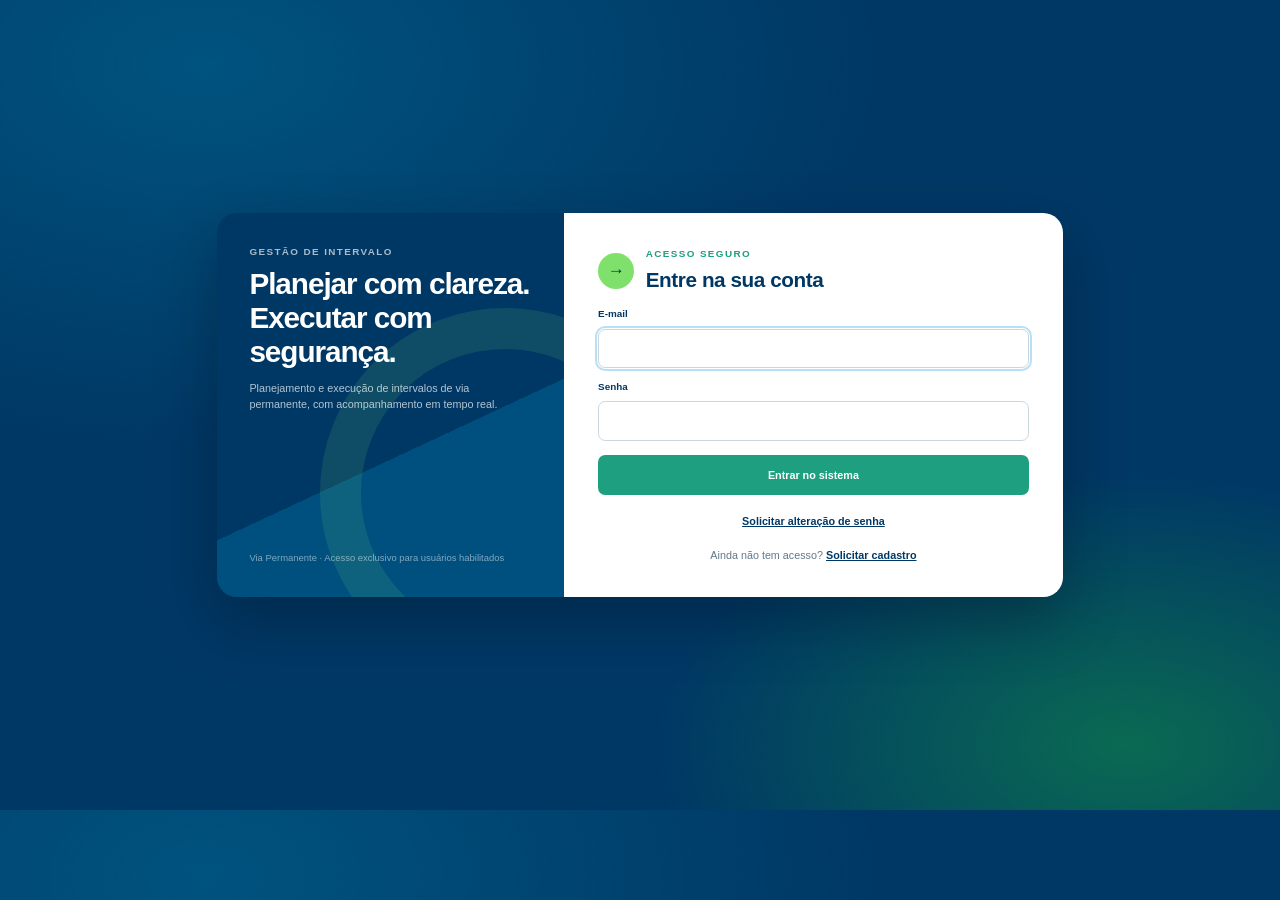
<file: dashboard.html>
<!doctype html>
<html lang="pt-BR">
  <head>
<script src="assets/startup.js?v=20261031-7"></script>
    <meta charset="UTF-8" />
    <meta name="viewport" content="width=device-width, initial-scale=1.0" />
    <meta name="theme-color" content="#003865" />
    <script src="assets/auth-guard.js?v=20261031-7"></script>
    <meta name="description" content="Indicadores do planejamento e da execução dos intervalos de manutenção." />
    <title>Gestão de Intervalo | Dashboard</title>
    <link rel="icon" href="assets/icon.svg" type="image/svg+xml" />
<link rel="manifest" href="manifest.webmanifest">
<link rel="apple-touch-icon" href="assets/icon.svg">
<script src="assets/pwa.js" defer></script>
<link rel="stylesheet" href="styles.css?v=20261031-7" />
    <script src="assets/jszip.min.js" defer></script>
    <script src="assets/supabase.min.js?v=20261031-7" defer></script>
<script src="app.js?v=20261031-7" defer></script>
  </head>
  <body data-page="dashboard">
    <a class="skip-link" href="#conteudo">Ir para o conteúdo</a>
    <header class="site-header">
      <a class="brand" href="index.html" aria-label="Gestão de Intervalo - início">
        <span>Gestão de Intervalo</span>
      </a>
      <nav class="primary-nav" aria-label="Navegação principal" style="--nav-count:6">
        <a href="index.html"><span>1</span> Planejar</a>
        <a href="executar.html"><span>2</span> Executar</a>
        <a class="active" href="dashboard.html" aria-current="page"><span>3</span> Dashboard</a>
        <a href="fotos.html"><span>4</span> Fotos</a>
        <a href="gestao.html?view=history"><span>5</span> Histórico</a>
        <a href="conta.html"><span>6</span> Minha conta</a>
      </nav>
      <div class="header-tools">
        <div class="save-state" id="save-state">Dados deste dispositivo</div>
        <button class="theme-toggle" type="button" data-theme-toggle aria-pressed="false"><span aria-hidden="true">☾</span><b>Tema escuro</b></button>
      </div>
    </header>

    <main id="conteudo">
      <section class="dashboard-hero">
        <div>
          <p class="eyebrow">Visão gerencial do intervalo</p>
          <h1>Planejado e realizado,<br />lado a lado.</h1>
          <p>Analise o ritmo da execução, identifique desvios e veja onde o cronograma precisa de atenção.</p>
        </div>
        <label class="dashboard-plan-picker" for="dashboard-plan-selector">
          <span>Plano analisado</span>
          <select id="dashboard-plan-selector" aria-label="Selecionar plano para análise"></select>
        </label>
      </section>

      <section class="dashboard-workspace">
        <div class="dashboard-print-header">
          <div><strong>Gestão de Intervalo</strong><span>Relatório do dashboard · Programado x realizado</span></div>
        </div>
        <div class="dashboard-context">
          <div>
            <p class="section-kicker">Resumo do plano</p>
            <h2 id="dashboard-title">Intervalo</h2>
            <p id="dashboard-subtitle">—</p>
          </div>
          <div class="page-export-actions"><button class="button button-ghost" id="export-dashboard-xlsx" type="button">Exportar Excel</button><button class="button button-secondary" id="export-dashboard-pdf" type="button">Exportar PDF</button></div>
        </div>

        <section class="dashboard-kpis" aria-label="Indicadores principais">
          <article class="dashboard-kpi"><span>Progresso</span><strong id="dashboard-progress">0%</strong><small id="dashboard-progress-note">0 de 0 etapas concluídas</small></article>
          <article class="dashboard-kpi"><span>Tempo programado</span><strong id="dashboard-planned-total">—</strong><small>somatório das etapas</small></article>
          <article class="dashboard-kpi"><span>Tempo gasto no intervalo</span><strong id="dashboard-actual-total">—</strong><small id="dashboard-actual-note">Aguardando o primeiro início realizado</small></article>
          <article class="dashboard-kpi featured" id="dashboard-variance-card"><span id="dashboard-variance-label">Situação do cronograma em execução</span><strong id="dashboard-variance">—</strong><small id="dashboard-variance-note">Aguardando o primeiro marco operacional</small></article>
        </section>

        <section class="dashboard-grid">
          <article class="chart-card chart-card-wide timeline-comparison-card">
            <header class="chart-heading">
              <div><p class="section-kicker">Linha do tempo do intervalo</p><h2>Planejado x execução</h2><small id="dashboard-timeline-range">—</small></div>
              <div class="chart-legend timeline-legend" aria-label="Legenda da linha do tempo">
                <span><i class="timeline-planned-key"></i>Planejado</span>
                <span><i class="timeline-realized-key"></i>Executado</span>
                <span><i class="timeline-running-key"></i>Em andamento</span>
              </div>
            </header>
            <p class="timeline-help">Cada atividade apresenta o horário planejado e, logo abaixo, o período efetivamente executado.</p>
            <div class="timeline-comparison" id="dashboard-timeline"></div>
          </article>

          <article class="chart-card chart-card-wide">
            <header class="chart-heading">
              <div><p class="section-kicker">Duração por atividade</p><h2>Programado x realizado</h2></div>
              <div class="chart-legend"><span><i class="planned"></i>Programado</span><span><i class="actual"></i>Realizado</span></div>
            </header>
            <div class="duration-chart" id="duration-chart"></div>
          </article>

          <article class="chart-card">
            <header class="chart-heading"><div><p class="section-kicker">Avanço</p><h2>Conclusão das etapas</h2></div></header>
            <div class="completion-chart">
              <div class="completion-ring" id="completion-ring"><div><strong id="completion-value">0%</strong><span>concluído</span></div></div>
              <div class="completion-breakdown" id="completion-breakdown"></div>
            </div>
          </article>

          <article class="chart-card">
            <header class="chart-heading"><div><p class="section-kicker">Pontualidade</p><h2>Desvio no fim de cada etapa</h2></div></header>
            <div class="variance-chart" id="variance-chart"></div>
          </article>
        </section>

        <section class="chart-card dashboard-table-card">
          <header class="chart-heading"><div><p class="section-kicker">Detalhamento</p><h2>Leitura operacional</h2></div></header>
          <div class="dashboard-table-wrap">
            <table class="dashboard-table">
              <thead><tr><th>Atividade</th><th>Duração prevista</th><th>Duração realizada</th><th>Desvio no cronograma</th><th>Situação</th></tr></thead>
              <tbody id="dashboard-table-body"></tbody>
            </table>
          </div>
        </section>
      </section>
    </main>

    <footer class="site-footer">
      <span>Gestão de Intervalo · Operação com clareza e segurança</span>
    </footer>
  </body>
</html>
</file>
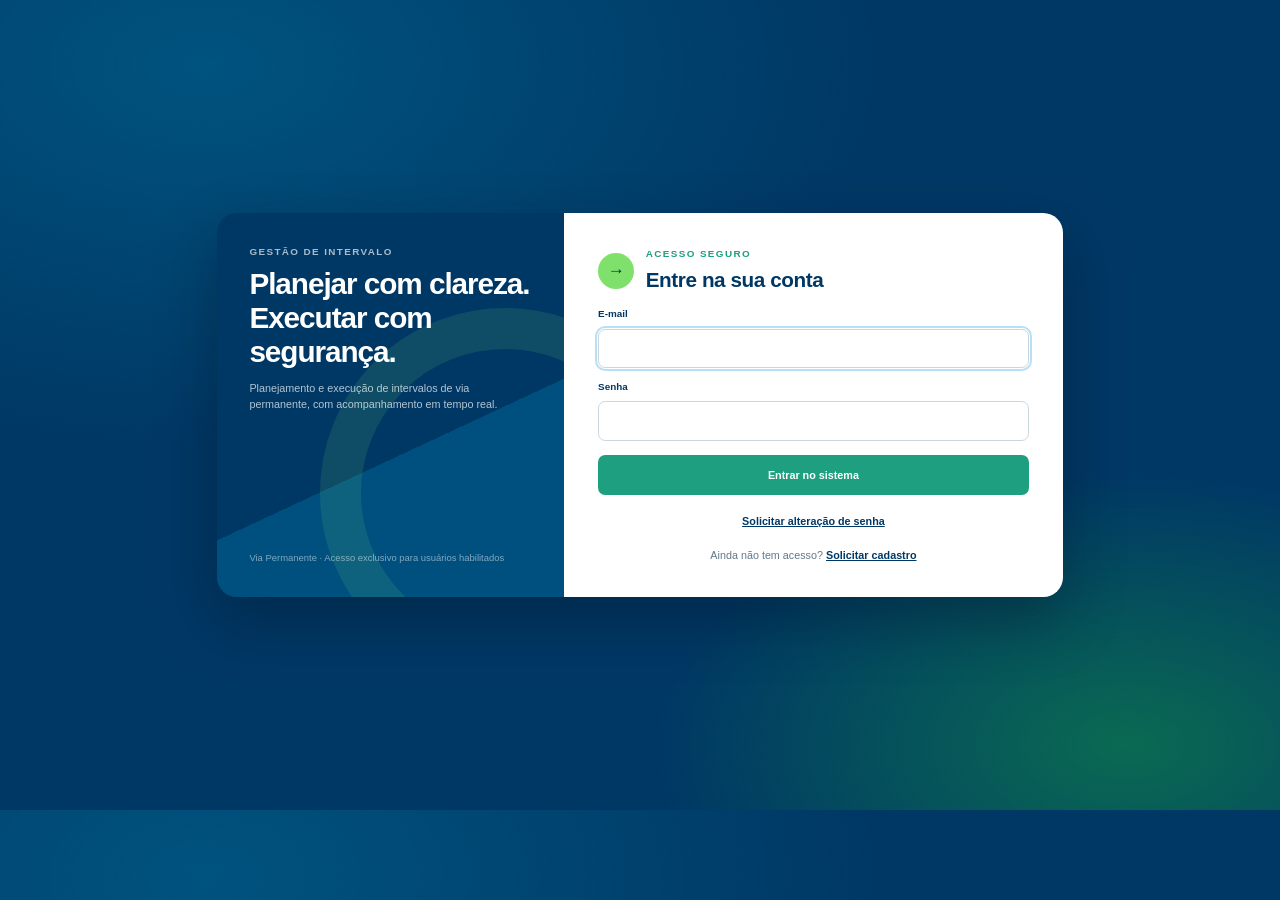
<file: executar.html>
<!doctype html>
<html lang="pt-BR">
  <head>
<script src="assets/startup.js?v=20261031-7"></script>
    <meta charset="UTF-8" />
    <meta name="viewport" content="width=device-width, initial-scale=1.0" />
    <meta name="theme-color" content="#003865" />
    <script src="assets/auth-guard.js?v=20261031-7"></script>
    <meta
      name="description"
      content="Acompanhamento em tempo real de intervalos de manutenção de via permanente."
    />
    <title>Gestão de Intervalo | Execução</title>
    <link rel="icon" href="assets/icon.svg" type="image/svg+xml" />
<link rel="manifest" href="manifest.webmanifest">
<link rel="apple-touch-icon" href="assets/icon.svg">
<script src="assets/pwa.js" defer></script>
<link rel="stylesheet" href="styles.css?v=20261031-7" />
    <script src="assets/jszip.min.js" defer></script>
    <script src="assets/supabase.min.js?v=20261031-7" defer></script>
<script src="app.js?v=20261031-7" defer></script>
  </head>
  <body data-page="execution">
    <a class="skip-link" href="#conteudo">Ir para o conteúdo</a>
    <header class="site-header">
      <a class="brand" href="index.html" aria-label="Gestão de Intervalo - início">
        <span>Gestão de Intervalo</span>
      </a>
      <nav class="primary-nav" aria-label="Navegação principal" style="--nav-count:6">
        <a href="index.html"><span>1</span> Planejar</a>
        <a class="active" href="executar.html" aria-current="page"><span>2</span> Executar</a>
        <a href="dashboard.html"><span>3</span> Dashboard</a>
        <a href="fotos.html"><span>4</span> Fotos</a>
        <a href="gestao.html?view=history"><span>5</span> Histórico</a>
        <a href="conta.html"><span>6</span> Minha conta</a>
      </nav>
      <div class="header-tools">
        <div class="save-state" id="save-state" role="status" aria-live="polite">Salvo neste dispositivo</div>
        <button class="theme-toggle" type="button" data-theme-toggle aria-pressed="false"><span aria-hidden="true">☾</span><b>Tema escuro</b></button>
      </div>
    </header>

    <main id="conteudo">
      <section class="status-hero status-neutral" id="status-hero">
        <p class="sr-only" id="status-announcement" role="status" aria-live="polite" aria-atomic="true">Aguardando início da execução</p>
        <div class="status-main">
          <p class="status-label" id="status-label">Aguardando início</p>
          <div class="status-value"><span id="status-sign"></span><strong id="status-minutes">00</strong><span>min</span></div>
          <p class="status-readable" id="status-readable" hidden>Equivale a 0h 00min</p>
          <ul id="status-chips" hidden aria-hidden="true"></ul>
        </div>
        <div class="status-clocks">
          <div class="status-clock">
            <span>Horário atual</span>
            <strong id="live-clock">--:--:--</strong>
            <small id="live-date">—</small>
          </div>
          <div class="status-clock status-forecast-clock">
            <span>Término previsto</span>
            <strong id="live-forecast">--:--:--</strong>
            <small id="live-forecast-note">Aguardando o primeiro marco</small>
          </div>
        </div>
      </section>

      <section class="execution-workspace">
        <div class="execution-heading">
          <div>
            <p class="section-kicker">Acompanhamento operacional</p>
            <h1 id="execution-title">Intervalo</h1>
            <p id="execution-subtitle">—</p>
            <p class="silence-chip" id="execution-silence" role="status" hidden></p>
          </div>
          <div class="execution-actions">
            <a class="button button-ghost" href="index.html">Ver planejamento</a>
            <button class="button button-ghost" id="export-execution-xlsx" type="button">Exportar Excel</button>
            <button class="button button-secondary" id="print-button" type="button">Exportar PDF</button>
          </div>
        </div>

        <div class="front-bar">
          <div class="front-strip" id="front-strip" role="tablist" aria-label="Frentes de serviço deste intervalo"></div>
          <p class="front-hint" id="front-count"></p>
        </div>

        <div class="blocked-state" id="execution-blocked" hidden>
          <div class="blocked-icon" aria-hidden="true">!</div>
          <div>
            <h2>O cronograma ainda não foi travado</h2>
            <p>Finalize e confirme o planejamento antes de registrar a execução.</p>
          </div>
          <a class="button button-accent" href="index.html">Voltar ao planejamento</a>
        </div>

        <div id="execution-content">
          <section class="execution-revision-banner" id="execution-revision-banner" hidden aria-live="polite">
            <strong>Planejamento em revisão</strong>
            <span>A execução continua disponível. Atraso e previsão serão atualizados automaticamente conforme as alterações forem salvas.</span>
            <a class="button button-ghost" href="index.html">Concluir revisão</a>
          </section>

          <section class="metric-grid" aria-label="Resumo do intervalo">
            <article class="metric-card">
              <span>Janela programada</span>
              <strong id="metric-window">—</strong>
              <small id="metric-duration">—</small>
            </article>
            <article class="metric-card">
              <span>Progresso</span>
              <strong id="metric-progress">0 / 0</strong>
              <div class="progress-track"><span id="progress-bar"></span></div>
            </article>
            <article class="metric-card">
              <span>Etapas em andamento</span>
              <strong id="metric-current">Aguardando</strong>
              <small id="metric-current-time">—</small>
            </article>
            <article class="metric-card">
              <span>Etapas em atraso agora</span>
              <strong id="metric-late">—</strong>
              <small id="metric-late-note">Aguardando o primeiro marco</small>
            </article>
            <article class="metric-card emphasis">
              <span>Previsão de encerramento</span>
              <strong id="metric-forecast">—</strong>
              <small id="metric-forecast-note">Conforme o último marco</small>
            </article>
          </section>

          <section class="panel execution-panel" aria-labelledby="execution-table-title">
            <div class="panel-heading execution-panel-heading">
              <div>
                <span class="step-number">01</span>
                <div>
                  <h2 id="execution-table-title">Programado x realizado</h2>
                  <p>O programado está protegido. Registre os horários reais; é possível manter várias etapas em andamento ao mesmo tempo.</p>
                </div>
              </div>
              <div class="legend" aria-label="Legenda">
                <span><i class="legend-programmed"></i> Programado</span>
                <span><i class="legend-realized"></i> Realizado</span>
              </div>
            </div>

            <div class="execution-list" id="execution-steps"></div>
          </section>

          <section class="execution-notes panel">
            <div class="panel-heading compact">
              <div>
                <span class="step-number">02</span>
                <div>
                  <h2>Registro geral do intervalo</h2>
                  <p>Consolide ocorrências, restrições e decisões que afetaram a execução.</p>
                </div>
              </div>
            </div>
            <label class="field">
              <span>Observações da execução</span>
              <textarea id="execution-notes" rows="4" maxlength="1200" placeholder="Registre fatos relevantes do intervalo"></textarea>
            </label>
          </section>

          <section class="execution-comments panel" id="execution-comments-panel">
            <div class="panel-heading compact">
              <div><span class="step-number">03</span><div><h2>Comentários da execução</h2><p>Atualizações registradas com autor, perfil, data e horário permanecem no histórico.</p></div></div>
            </div>
            <div class="execution-comments-body">
              <div class="comments-list" id="execution-comments"></div>
              <form id="execution-comment-form">
                <label class="field"><span>Novo comentário</span><textarea name="content" rows="3" maxlength="2000" required placeholder="Compartilhe uma atualização relevante com a gestão"></textarea></label>
                <div><button class="button button-secondary" type="submit">Adicionar comentário</button><span class="auth-feedback" id="execution-comment-feedback"></span></div>
              </form>
              <p class="comments-locked" id="execution-comments-locked" hidden>Comentários são permanentes após o encerramento do intervalo.</p>
            </div>
          </section>

          <section class="execution-photos panel" id="execution-photos-panel">
            <div class="panel-heading compact">
              <div><span class="step-number">04</span><div><h2>Fotos da execução</h2><p>Anexe evidências do trabalho em campo. Depois de enviadas, as fotos permanecem para sempre no intervalo.</p></div></div>
            </div>
            <div class="execution-photos-body">
              <div class="photo-gallery" id="execution-photos"></div>
              <form class="photo-upload-form" id="execution-photo-form">
                <label class="field"><span>Legenda (opcional)</span><input name="caption" type="text" maxlength="500" placeholder="Ex.: liberação da via após o serviço"></label>
                <input id="execution-photo-input" name="photos" type="file" accept="image/jpeg,image/png,image/webp" multiple hidden>
                <div class="photo-upload-actions">
                  <label class="button button-secondary" for="execution-photo-input">Escolher fotos da galeria</label>
                  <span class="auth-feedback" id="execution-photo-feedback" role="status" aria-live="polite"></span>
                </div>
                <small>JPG, PNG ou WebP, até 25 MB por foto. É necessária conexão com a internet. As fotos são enviadas uma por vez.</small>
              </form>
              <p class="comments-locked" id="execution-photos-locked" hidden>Novas fotos só podem ser anexadas enquanto o intervalo está em execução. As fotos existentes permanecem no histórico.</p>
            </div>
          </section>

          <section class="execution-finish-panel" id="execution-finish-panel" hidden aria-labelledby="execution-finish-title">
            <div>
              <span class="step-number light">05</span>
              <div>
                <h2 id="execution-finish-title">Encerrar o intervalo</h2>
                <p id="closing-description">Finalize somente depois que todas as etapas estiverem concluídas ou marcadas como não executadas. O registro passará a fazer parte do histórico.</p>
                <ul class="closing-fronts" id="closing-fronts"></ul>
                <span id="finish-execution-feedback" role="status" aria-live="polite"></span>
              </div>
            </div>
            <button class="button button-accent large" id="finish-execution-button" type="button">Finalizar execução</button>
          </section>
          <section class="photo-appendix" id="execution-photo-appendix" data-empty="true">
            <header><h2>Anexo fotográfico</h2><span data-appendix-count></span></header>
            <div class="photo-appendix-grid"></div>
          </section>

        </div>
      </section>
    </main>

    <div class="toast" id="toast" role="status" aria-live="polite"></div>
    <footer class="site-footer">
      <span>Gestão de Intervalo · Operação com clareza e segurança</span>
    </footer>
  </body>
</html>
</file>
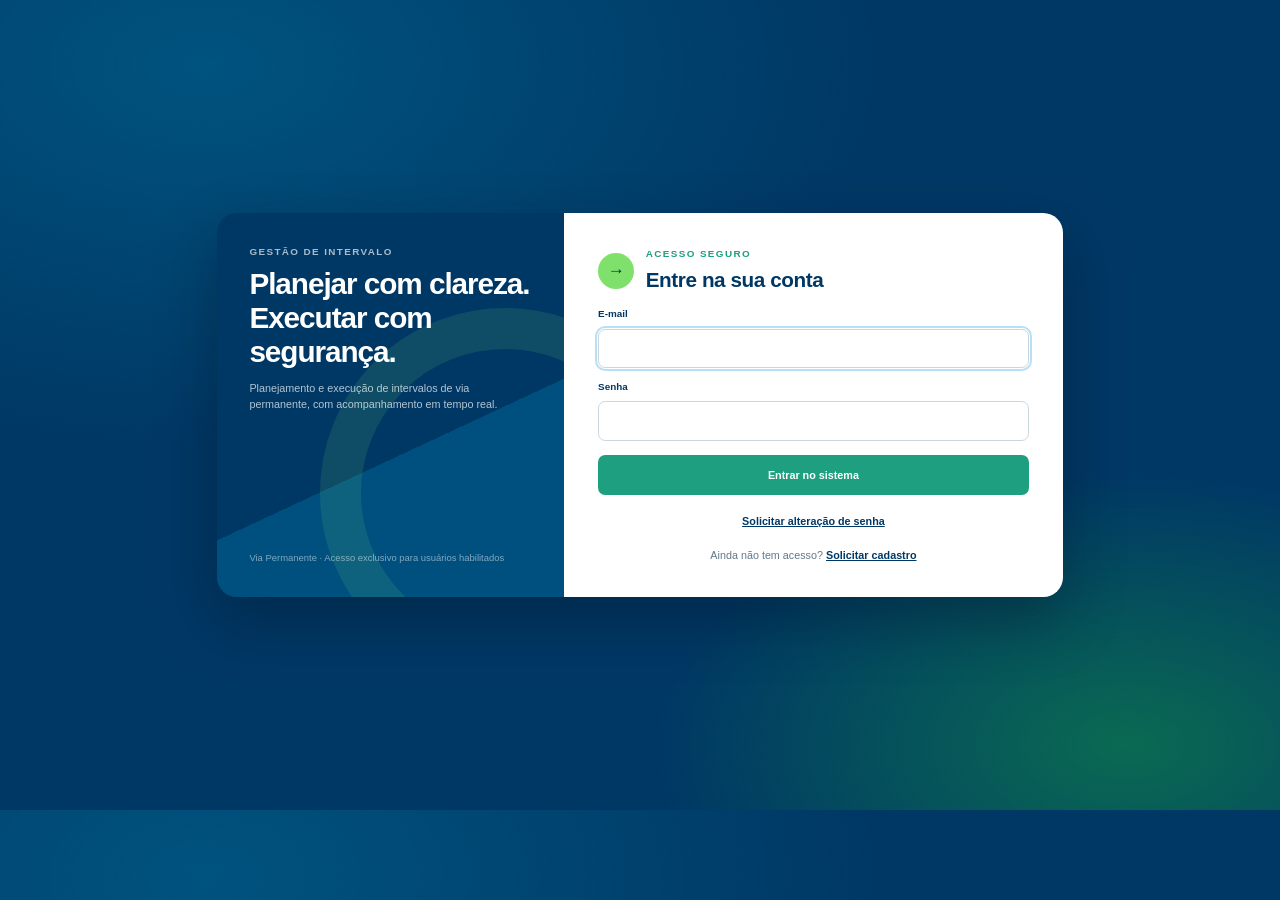
<file: fotos.html>
<!doctype html>
<html lang="pt-BR">
  <head>
<script src="assets/startup.js?v=20261031-7"></script>
    <meta charset="UTF-8" />
    <meta name="viewport" content="width=device-width, initial-scale=1.0" />
    <meta name="theme-color" content="#003865" />
    <script src="assets/auth-guard.js?v=20261031-7"></script>
    <meta name="description" content="Registro fotográfico do intervalo: antes, durante e depois do serviço." />
    <title>Gestão de Intervalo | Fotos</title>
    <link rel="icon" href="assets/icon.svg" type="image/svg+xml" />
<link rel="manifest" href="manifest.webmanifest">
<link rel="apple-touch-icon" href="assets/icon.svg">
<script src="assets/pwa.js" defer></script>
<link rel="stylesheet" href="styles.css?v=20261031-7" />
    <script src="assets/jszip.min.js" defer></script>
    <script src="assets/supabase.min.js?v=20261031-7" defer></script>
<script src="app.js?v=20261031-7" defer></script>
  </head>
  <body data-page="photos">
    <a class="skip-link" href="#conteudo">Ir para o conteúdo</a>
    <header class="site-header">
      <a class="brand" href="index.html" aria-label="Gestão de Intervalo - início">
        <span>Gestão de Intervalo</span>
      </a>
      <nav class="primary-nav" aria-label="Navegação principal" style="--nav-count:6">
        <a href="index.html"><span>1</span> Planejar</a>
        <a href="executar.html"><span>2</span> Executar</a>
        <a href="dashboard.html"><span>3</span> Dashboard</a>
        <a class="active" href="fotos.html" aria-current="page"><span>4</span> Fotos</a>
        <a href="gestao.html?view=history"><span>5</span> Histórico</a>
        <a href="conta.html"><span>6</span> Minha conta</a>
      </nav>
      <div class="header-tools">
        <div class="save-state" id="save-state">Dados deste dispositivo</div>
        <button class="theme-toggle" type="button" data-theme-toggle aria-pressed="false"><span aria-hidden="true">☾</span><b>Tema escuro</b></button>
      </div>
    </header>

    <main id="conteudo">
      <section class="dashboard-hero">
        <div>
          <p class="eyebrow">Registro fotográfico do intervalo</p>
          <h1>O antes, o durante<br />e o depois do serviço.</h1>
          <p>Reúna as evidências de campo em um só lugar. O PDF sai com o resumo gerencial do intervalo e, na sequência, as fotos de cada momento.</p>
        </div>
        <label class="dashboard-plan-picker" for="dashboard-plan-selector">
          <span>Intervalo</span>
          <select id="dashboard-plan-selector" aria-label="Selecionar intervalo"></select>
        </label>
      </section>

      <section class="dashboard-workspace photos-workspace">
        <div class="dashboard-print-header">
          <div><strong>Gestão de Intervalo</strong><span>Relatório fotográfico · Antes, durante e depois</span></div>
        </div>
        <div class="dashboard-context">
          <div>
            <p class="section-kicker">Resumo do intervalo</p>
            <h2 id="dashboard-title">Intervalo</h2>
            <p id="dashboard-subtitle">—</p>
          </div>
          <div class="page-export-actions"><button class="button button-secondary" id="export-photos-pdf" type="button">Exportar PDF</button></div>
        </div>

        <!-- Resumo gerencial. Na tela ele seria a repetição da página Dashboard;
             no PDF é a primeira parte do relatório, antes das fotos. -->
        <div class="photos-report">
          <section class="dashboard-kpis" aria-label="Indicadores do intervalo">
            <article class="dashboard-kpi"><span>Progresso</span><strong id="dashboard-progress">0%</strong><small id="dashboard-progress-note">0 de 0 etapas concluídas</small></article>
            <article class="dashboard-kpi"><span>Tempo programado</span><strong id="dashboard-planned-total">—</strong><small>somatório das etapas</small></article>
            <article class="dashboard-kpi"><span>Tempo gasto no intervalo</span><strong id="dashboard-actual-total">—</strong><small id="dashboard-actual-note">Aguardando o primeiro início realizado</small></article>
            <article class="dashboard-kpi featured" id="dashboard-variance-card"><span id="dashboard-variance-label">Situação do cronograma em execução</span><strong id="dashboard-variance">—</strong><small id="dashboard-variance-note">Aguardando o primeiro marco operacional</small></article>
          </section>

          <section class="dashboard-grid">
            <article class="chart-card chart-card-wide timeline-comparison-card">
              <header class="chart-heading">
                <div><p class="section-kicker">Linha do tempo do intervalo</p><h2>Planejado x execução</h2><small id="dashboard-timeline-range">—</small></div>
                <div class="chart-legend timeline-legend" aria-label="Legenda da linha do tempo">
                  <span><i class="timeline-planned-key"></i>Planejado</span>
                  <span><i class="timeline-realized-key"></i>Executado</span>
                  <span><i class="timeline-running-key"></i>Em andamento</span>
                </div>
              </header>
              <p class="timeline-help">Cada atividade apresenta o horário planejado e, logo abaixo, o período efetivamente executado.</p>
              <div class="timeline-comparison" id="dashboard-timeline"></div>
            </article>

            <article class="chart-card chart-card-wide">
              <header class="chart-heading">
                <div><p class="section-kicker">Duração por atividade</p><h2>Programado x realizado</h2></div>
                <div class="chart-legend"><span><i class="planned"></i>Programado</span><span><i class="actual"></i>Realizado</span></div>
              </header>
              <div class="duration-chart" id="duration-chart"></div>
            </article>

            <article class="chart-card">
              <header class="chart-heading"><div><p class="section-kicker">Avanço</p><h2>Conclusão das etapas</h2></div></header>
              <div class="completion-chart">
                <div class="completion-ring" id="completion-ring"><div><strong id="completion-value">0%</strong><span>concluído</span></div></div>
                <div class="completion-breakdown" id="completion-breakdown"></div>
              </div>
            </article>

            <article class="chart-card">
              <header class="chart-heading"><div><p class="section-kicker">Pontualidade</p><h2>Desvio no fim de cada etapa</h2></div></header>
              <div class="variance-chart" id="variance-chart"></div>
            </article>
          </section>

          <section class="chart-card dashboard-table-card">
            <header class="chart-heading"><div><p class="section-kicker">Detalhamento</p><h2>Leitura operacional</h2></div></header>
            <div class="dashboard-table-wrap">
              <table class="dashboard-table">
                <thead><tr><th>Atividade</th><th>Duração prevista</th><th>Duração realizada</th><th>Desvio no cronograma</th><th>Situação</th></tr></thead>
                <tbody id="dashboard-table-body"></tbody>
              </table>
            </div>
          </section>
        </div>

        <div class="photo-phases">
          <section class="photo-phase execution-photos panel" data-phase="before">
            <div class="panel-heading compact">
              <div><span class="step-number">01</span><div><h2>Antes do intervalo</h2><p>Estado da via antes do bloqueio: o ponto de partida do serviço. Pode ser completado depois, se alguma foto ficou para trás.</p></div></div>
              <span class="phase-count" data-phase-count="before">0</span>
            </div>
            <div class="execution-photos-body">
              <div class="photo-gallery" data-phase-gallery="before"></div>
              <form class="photo-upload-form" data-phase-form="before">
                <label class="field"><span>Legenda (opcional)</span><input name="caption" type="text" maxlength="500" placeholder="Ex.: via antes do bloqueio no km 120"></label>
                <input id="photo-input-before" data-phase-input="before" name="photos" type="file" accept="image/jpeg,image/png,image/webp" multiple hidden>
                <div class="photo-upload-actions">
                  <label class="button button-secondary" for="photo-input-before">Escolher fotos da galeria</label>
                  <span class="auth-feedback" data-phase-feedback="before" role="status" aria-live="polite"></span>
                </div>
                <small>JPG, PNG ou WebP, até 25 MB por foto. É necessária conexão com a internet.</small>
              </form>
              <p class="comments-locked" data-phase-locked="before" hidden>Este intervalo não recebe mais fotos.</p>
            </div>
          </section>

          <section class="photo-phase execution-photos panel" data-phase="during">
            <div class="panel-heading compact">
              <div><span class="step-number">02</span><div><h2>Durante o intervalo</h2><p>As fotos anexadas na tela de Execução aparecem aqui automaticamente. Anexe outras se precisar.</p></div></div>
              <span class="phase-count" data-phase-count="during">0</span>
            </div>
            <div class="execution-photos-body">
              <div class="photo-gallery" data-phase-gallery="during"></div>
              <form class="photo-upload-form" data-phase-form="during">
                <label class="field"><span>Legenda (opcional)</span><input name="caption" type="text" maxlength="500" placeholder="Ex.: escavação concluída"></label>
                <input id="photo-input-during" data-phase-input="during" name="photos" type="file" accept="image/jpeg,image/png,image/webp" multiple hidden>
                <div class="photo-upload-actions">
                  <label class="button button-secondary" for="photo-input-during">Escolher fotos da galeria</label>
                  <span class="auth-feedback" data-phase-feedback="during" role="status" aria-live="polite"></span>
                </div>
                <small>JPG, PNG ou WebP, até 25 MB por foto. É necessária conexão com a internet.</small>
              </form>
              <p class="comments-locked" data-phase-locked="during" hidden>O registro do durante abre quando a execução começa.</p>
            </div>
          </section>

          <section class="photo-phase execution-photos panel" data-phase="after">
            <div class="panel-heading compact">
              <div><span class="step-number">03</span><div><h2>Depois do intervalo</h2><p>Como a via foi entregue: a conferência depois da liberação. Esta seção continua aberta com o intervalo já encerrado.</p></div></div>
              <span class="phase-count" data-phase-count="after">0</span>
            </div>
            <div class="execution-photos-body">
              <div class="photo-gallery" data-phase-gallery="after"></div>
              <form class="photo-upload-form" data-phase-form="after">
                <label class="field"><span>Legenda (opcional)</span><input name="caption" type="text" maxlength="500" placeholder="Ex.: via liberada após o serviço"></label>
                <input id="photo-input-after" data-phase-input="after" name="photos" type="file" accept="image/jpeg,image/png,image/webp" multiple hidden>
                <div class="photo-upload-actions">
                  <label class="button button-secondary" for="photo-input-after">Escolher fotos da galeria</label>
                  <span class="auth-feedback" data-phase-feedback="after" role="status" aria-live="polite"></span>
                </div>
                <small>JPG, PNG ou WebP, até 25 MB por foto. É necessária conexão com a internet.</small>
              </form>
              <p class="comments-locked" data-phase-locked="after" hidden>O registro do depois abre quando a execução começa.</p>
            </div>
          </section>
        </div>

        <section class="photo-appendix" id="photos-appendix-before" data-empty="true">
          <header><h2>Antes do intervalo</h2><span data-appendix-count></span></header>
          <div class="photo-appendix-grid"></div>
        </section>
        <section class="photo-appendix" id="photos-appendix-during" data-empty="true">
          <header><h2>Durante o intervalo</h2><span data-appendix-count></span></header>
          <div class="photo-appendix-grid"></div>
        </section>
        <section class="photo-appendix" id="photos-appendix-after" data-empty="true">
          <header><h2>Depois do intervalo</h2><span data-appendix-count></span></header>
          <div class="photo-appendix-grid"></div>
        </section>
      </section>
    </main>

    <div class="toast" id="toast" role="status" aria-live="polite"></div>
    <footer class="site-footer">
      <span>Gestão de Intervalo · Operação com clareza e segurança</span>
    </footer>
  </body>
</html>
</file>
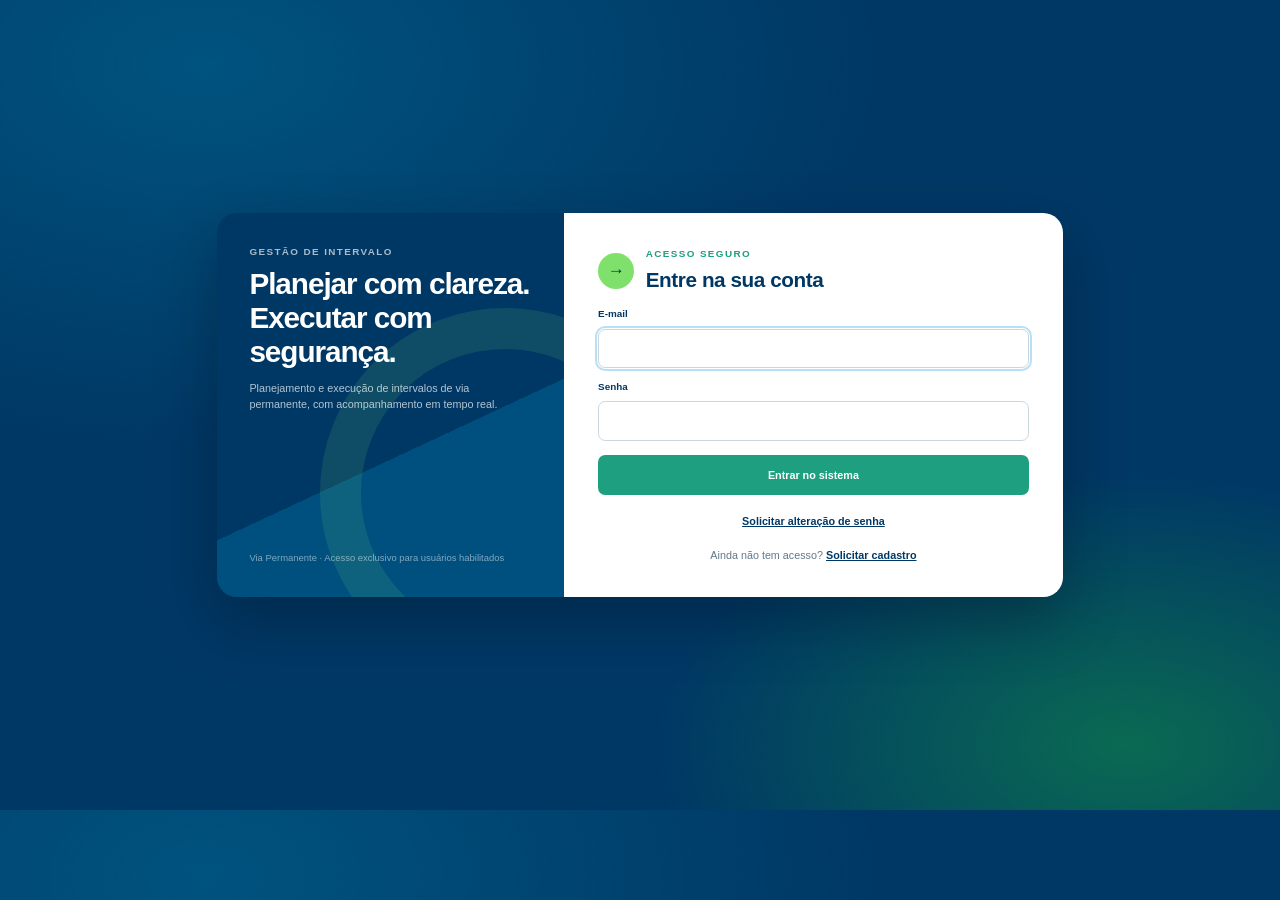
<file: gestao.html>
<!doctype html>
<html lang="pt-BR" class="auth-checking">
<head>
<script src="assets/startup.js?v=20261031-7"></script>
  <meta charset="UTF-8">
  <meta name="viewport" content="width=device-width,initial-scale=1.0">
  <meta name="theme-color" content="#003865">
  <script src="assets/auth-guard.js?v=20261031-7"></script>
  <meta name="description" content="Acompanhamento gerencial, histórico e indicadores dos intervalos.">
  <title>Gestão de Intervalo | Visão gerencial</title>
  <link rel="icon" href="assets/icon.svg" type="image/svg+xml">
<link rel="manifest" href="manifest.webmanifest">
<link rel="apple-touch-icon" href="assets/icon.svg">
<script src="assets/pwa.js" defer></script>
  <link rel="stylesheet" href="styles.css?v=20261031-7">
  <script src="assets/jszip.min.js" defer></script>
  <script src="assets/supabase.min.js?v=20261031-7" defer></script>
  <script src="assets/portal.js?v=20261031-7" defer></script>
</head>
<body data-page="management">
  <a class="skip-link" href="#conteudo">Ir para o conteúdo</a>
  <header class="site-header">
    <a class="brand" href="gestao.html" aria-label="Gestão de Intervalo - início"><span>Gestão de Intervalo</span></a>
    <nav class="primary-nav" aria-label="Navegação principal" data-role-nav></nav>
    <div class="header-tools"><span class="save-state" id="portal-state">Carregando…</span><button class="theme-toggle" type="button" data-theme-toggle aria-pressed="false"><span>☾</span><b>Tema escuro</b></button></div>
  </header>

  <main id="conteudo">
    <section class="management-hero">
      <div><p class="eyebrow">Acompanhamento gerencial</p><h1>Todos os intervalos.<br>Uma visão clara.</h1><p id="scope-description">Carregando seu escopo de acesso…</p></div>
      <div class="hero-snapshot"><span id="hero-role">—</span><strong id="hero-live-count">0</strong><small>intervalos em execução agora</small></div>
    </section>

    <nav class="management-tabs" aria-label="Áreas de acompanhamento" role="tablist">
      <button type="button" role="tab" aria-selected="false" data-view-button="running">Em execução</button>
      <button type="button" role="tab" aria-selected="false" data-view-button="history">Histórico</button>
      <button type="button" role="tab" aria-selected="false" data-view-button="overview">Dashboard geral</button>
    </nav>

    <section class="page-export-bar portal-export-bar" aria-label="Exportar dados da visão gerencial">
      <div><strong>Exportar dados do seu escopo</strong><span>Os filtros atuais e as permissões do seu perfil serão respeitados.</span></div>
      <div class="page-export-actions"><button class="button button-ghost" id="export-management-xlsx" type="button">Exportar Excel</button><button class="button button-secondary" id="export-management-pdf" type="button">Exportar PDF</button></div>
    </section>

    <section class="management-workspace">
      <div class="portal-print-header"><div><strong id="portal-print-title">Visão gerencial</strong><span id="portal-print-filters">Escopo autorizado</span></div></div>
      <section class="portal-filters" aria-labelledby="filters-title">
        <div class="portal-filters-heading"><div><p class="section-kicker">Filtros do seu escopo</p><h2 id="filters-title">Localize um intervalo</h2></div><button type="button" class="button button-ghost" id="clear-filters">Limpar filtros</button></div>
        <div class="portal-filter-grid">
          <label class="field"><span>Gerente</span><select data-filter="manager"><option value="">Todos</option></select></label>
          <label class="field"><span>Coordenador / Especialista</span><select data-filter="coordinator"><option value="">Todos</option></select></label>
          <label class="field"><span>Classificação</span><select data-filter="classification"><option value="">Todas</option><option value="superstructure">Superestrutura</option><option value="infrastructure">Infraestrutura</option><option value="modernization">Modernização</option></select></label>
          <label class="field"><span>Status</span><select data-filter="status"><option value="">Todos</option><option value="planning">Planejamento</option><option value="executing">Em execução</option><option value="completed">Concluído</option><option value="cancelled">Cancelado</option></select></label>
          <label class="field"><span>Situação de prazo</span><select data-filter="deadline"><option value="">Todas</option><option value="late">Em atraso</option><option value="ontime">No prazo</option><option value="ahead">Adiantado</option></select></label>
          <label class="field"><span>Tipo de intervalo</span><select data-filter="service"><option value="">Todos</option></select></label>
          <label class="field"><span>Data inicial</span><input data-filter="dateFrom" type="date"></label>
          <label class="field"><span>Data final</span><input data-filter="dateTo" type="date"></label>
          <label class="field portal-search"><span>Local ou título</span><input data-filter="query" type="search" placeholder="Buscar trecho, local ou serviço"></label>
        </div>
      </section>

      <section data-view="running">
        <header class="portal-section-heading"><div><p class="section-kicker">Operação ao vivo</p><h2>Intervalos em execução</h2><p>Frentes agrupadas por Superestrutura, Infraestrutura e Modernização.</p></div><span class="result-count" data-result-count="running">0 resultados</span></header>
        <section class="running-group"><div class="group-title"><span class="type-mark infra">I</span><div><h3>Infraestrutura</h3><p>Coordenações e frentes de infraestrutura</p></div></div><div class="interval-card-grid" id="infra-cards"></div></section>
        <section class="running-group"><div class="group-title"><span class="type-mark super">S</span><div><h3>Superestrutura</h3><p>Coordenações e frentes de superestrutura</p></div></div><div class="interval-card-grid" id="super-cards"></div></section>
        <section class="running-group"><div class="group-title"><span class="type-mark modernization">M</span><div><h3>Modernização</h3><p>Especialistas e frentes de modernização</p></div></div><div class="interval-card-grid" id="modernization-cards"></div></section>
      </section>

      <section data-view="history" hidden>
        <header class="portal-section-heading"><div><p class="section-kicker">Rastreabilidade</p><h2>Histórico de intervalos</h2><p>Planos concluídos permanecem disponíveis com execução, métricas e comentários.</p></div><span class="result-count" data-result-count="history">0 resultados</span></header>
        <div class="interval-card-grid" id="history-cards"></div>
      </section>

      <section data-view="overview" hidden>
        <header class="portal-section-heading"><div><p class="section-kicker">Indicadores do escopo</p><h2>Dashboard geral</h2><p>Métricas calculadas apenas sobre os dados permitidos para o perfil selecionado.</p></div><span class="result-count" data-result-count="overview">0 intervalos</span></header>
        <div class="overview-kpis" id="overview-kpis"></div>
        <div class="overview-grid">
          <article class="chart-card"><div class="chart-heading"><div><p class="section-kicker">Distribuição</p><h2>Por classificação</h2></div></div><div class="portal-bars" id="classification-chart"></div></article>
          <article class="chart-card"><div class="chart-heading"><div><p class="section-kicker">Pontualidade</p><h2>Dentro e fora do prazo</h2></div></div><div class="portal-bars" id="punctuality-chart"></div></article>
          <article class="chart-card chart-card-wide"><div class="chart-heading"><div><p class="section-kicker">Tipos de intervalo</p><h2>Volume por serviço</h2></div></div><div class="portal-bars" id="service-chart"></div></article>
          <article class="chart-card chart-card-wide"><div class="chart-heading"><div><p class="section-kicker">Tendência recente</p><h2>Desvio médio por intervalo</h2></div></div><div class="trend-list" id="trend-chart"></div></article>
        </div>
      </section>
    </section>
  </main>

  <dialog class="interval-detail-dialog" id="interval-detail"><div id="interval-detail-content"></div></dialog>
  <div class="toast" id="toast" role="status" aria-live="polite"></div>
  <footer class="site-footer"><span>Gestão de Intervalo · Operação com clareza e segurança</span></footer>
</body>
</html>
</file>
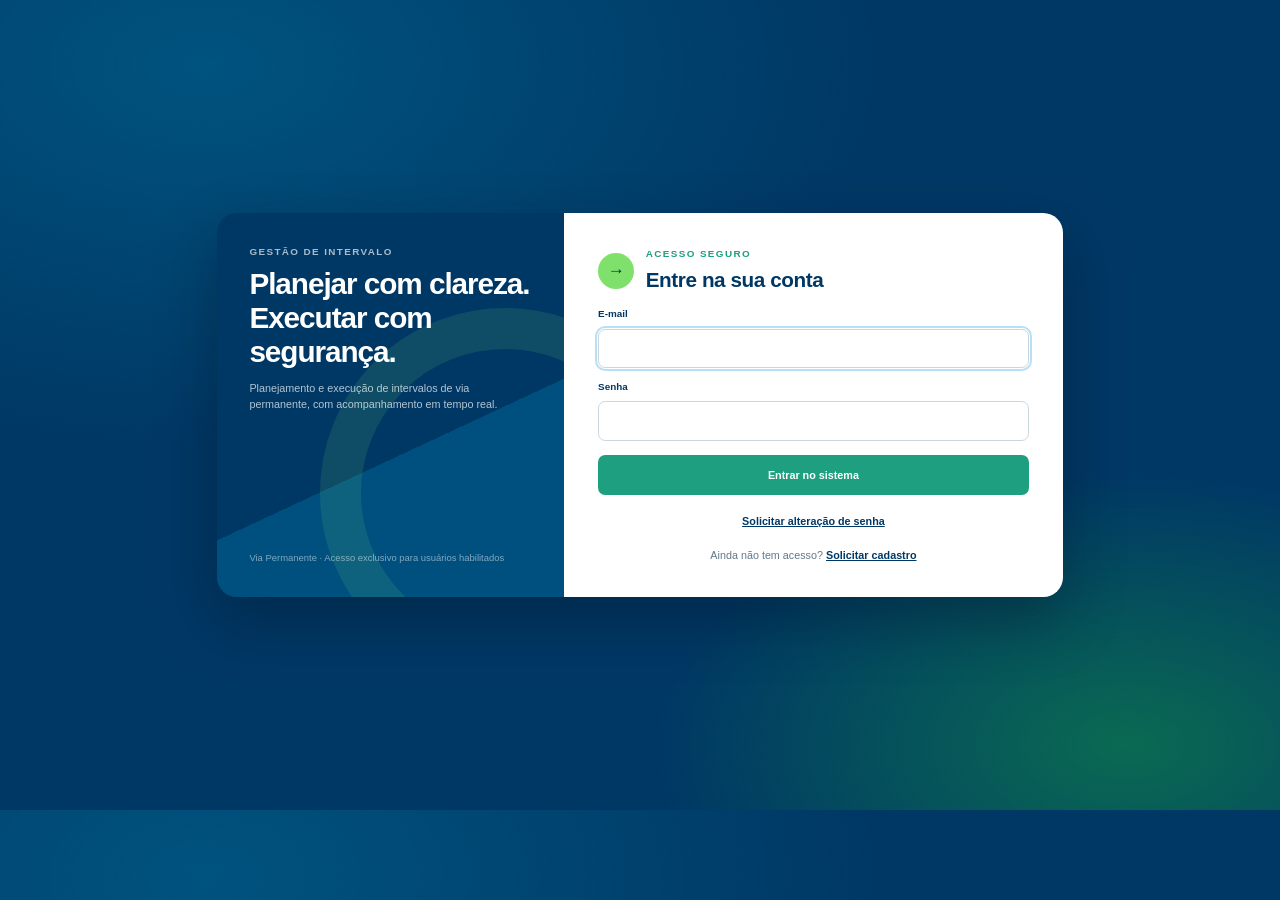
<file: intervalos.html>
<!doctype html>
<html lang="pt-BR" class="auth-checking">
<head>
<script src="assets/startup.js?v=20261031-7"></script>
  <meta charset="UTF-8">
  <meta name="viewport" content="width=device-width,initial-scale=1.0">
  <meta name="theme-color" content="#003865">
  <script src="assets/auth-guard.js?v=20261031-7"></script>
  <meta name="description" content="Todos os intervalos do sistema, separados por status.">
  <title>Gestão de Intervalo | Todos os intervalos</title>
  <link rel="icon" href="assets/icon.svg" type="image/svg+xml">
<link rel="manifest" href="manifest.webmanifest">
<link rel="apple-touch-icon" href="assets/icon.svg">
<script src="assets/pwa.js" defer></script>
  <link rel="stylesheet" href="styles.css?v=20261031-7">
  <script src="assets/jszip.min.js" defer></script>
  <script src="assets/supabase.min.js?v=20261031-7" defer></script>
  <script src="assets/portal.js?v=20261031-7" defer></script>
</head>
<body data-page="intervals">
  <a class="skip-link" href="#conteudo">Ir para o conteúdo</a>
  <header class="site-header">
    <a class="brand" href="intervalos.html" aria-label="Gestão de Intervalo - início"><span>Gestão de Intervalo</span></a>
    <nav class="primary-nav" aria-label="Navegação principal" data-role-nav></nav>
    <div class="header-tools"><span class="save-state" id="portal-state">Carregando…</span><button class="theme-toggle" type="button" data-theme-toggle aria-pressed="false"><span>☾</span><b>Tema escuro</b></button></div>
  </header>

  <main id="conteudo">
    <section class="management-hero intervals-hero">
      <div>
        <p class="eyebrow">Visão do sistema</p>
        <h1>Todos os intervalos.<br>Do planejamento ao histórico.</h1>
        <p>Cada card é um bloqueio, com todas as suas frentes. Verde está no prazo; vermelho está em atraso.</p>
      </div>
      <div class="intervals-freshness">
        <span>Dados atualizados em</span>
        <strong id="intervals-updated">—</strong>
        <small id="intervals-updated-note">Buscando…</small>
        <button class="button button-light" id="intervals-refresh" type="button">Atualizar agora</button>
      </div>
    </section>

    <section class="management-workspace intervals-workspace">
      <div class="portal-print-header"><div><strong id="portal-print-title">Todos os intervalos</strong><span id="portal-print-filters">Visão do sistema</span></div></div>

      <section class="portal-filters" aria-label="Filtros">
      <header class="portal-filters-heading">
        <div><p class="section-kicker">Recorte</p><h2>Filtrar intervalos</h2></div>
        <button class="button button-ghost" id="intervals-clear-filters" type="button">Limpar filtros</button>
      </header>
      <div class="portal-filter-grid">
        <label class="field"><span>Gerente</span><select data-filter="manager"><option value="">Todos</option></select></label>
        <label class="field"><span>Coordenador / Especialista</span><select data-filter="coordinator"><option value="">Todos</option></select></label>
        <label class="field"><span>Classificação</span><select data-filter="classification"><option value="">Todas</option><option value="superstructure">Superestrutura</option><option value="infrastructure">Infraestrutura</option><option value="modernization">Modernização</option></select></label>
        <label class="field"><span>Status</span><select data-filter="status"><option value="">Todos</option><option value="planning">Em planejamento</option><option value="executing">Em execução</option><option value="completed">Concluído</option><option value="cancelled">Cancelado</option></select></label>
        <label class="field"><span>Situação de prazo</span><select data-filter="deadline"><option value="">Todas</option><option value="late">Em atraso</option><option value="ontime">No prazo</option><option value="ahead">Adiantado</option></select></label>
        <label class="field"><span>Tipo de intervalo</span><select data-filter="service"><option value="">Todos</option></select></label>
        <label class="field"><span>Data inicial</span><input data-filter="dateFrom" type="date"></label>
        <label class="field"><span>Data final</span><input data-filter="dateTo" type="date"></label>
        <label class="field portal-search"><span>Local ou título</span><input data-filter="query" type="search" placeholder="Buscar trecho, local ou serviço"></label>
      </div>
    </section>

    <section class="page-export-bar portal-export-bar" aria-label="Exportar todos os intervalos">
      <div><strong>Exportar o que está filtrado</strong><span>Sai o mesmo recorte que está na tela, com indicadores e gráficos.</span></div>
      <div class="page-export-actions"><button class="button button-ghost" id="export-intervals-xlsx" type="button">Exportar Excel</button><button class="button button-secondary" id="export-intervals-pdf" type="button">Exportar PDF</button></div>
    </section>

    <section class="intervals-board" aria-label="Intervalos por status">
      <section class="intervals-column" data-status-column="planning">
        <header class="portal-section-heading">
          <div><p class="section-kicker">Ainda não foram a campo</p><h2>Em planejamento</h2></div>
          <span class="result-count" data-result-count="planning">0 resultados</span>
        </header>
        <div class="interval-card-grid" id="planning-cards"></div>
      </section>

      <section class="intervals-column" data-status-column="executing">
        <header class="portal-section-heading">
          <div><p class="section-kicker">Acontecendo agora</p><h2>Em execução</h2></div>
          <span class="result-count" data-result-count="executing">0 resultados</span>
        </header>
        <div class="interval-card-grid" id="executing-cards"></div>
      </section>

      <section class="intervals-column" data-status-column="completed">
        <header class="portal-section-heading">
          <div><p class="section-kicker">Histórico</p><h2>Concluídos</h2></div>
          <span class="result-count" data-result-count="completed">0 resultados</span>
        </header>
        <div class="interval-card-grid" id="completed-cards"></div>
      </section>
      </section>
    </section>
  </main>

  <dialog class="interval-detail-dialog" id="interval-detail"><div id="interval-detail-content"></div></dialog>
  <div class="toast" id="toast" role="status" aria-live="polite"></div>
  <footer class="site-footer"><span>Gestão de Intervalo · Operação com clareza e segurança</span></footer>
</body>
</html>
</file>
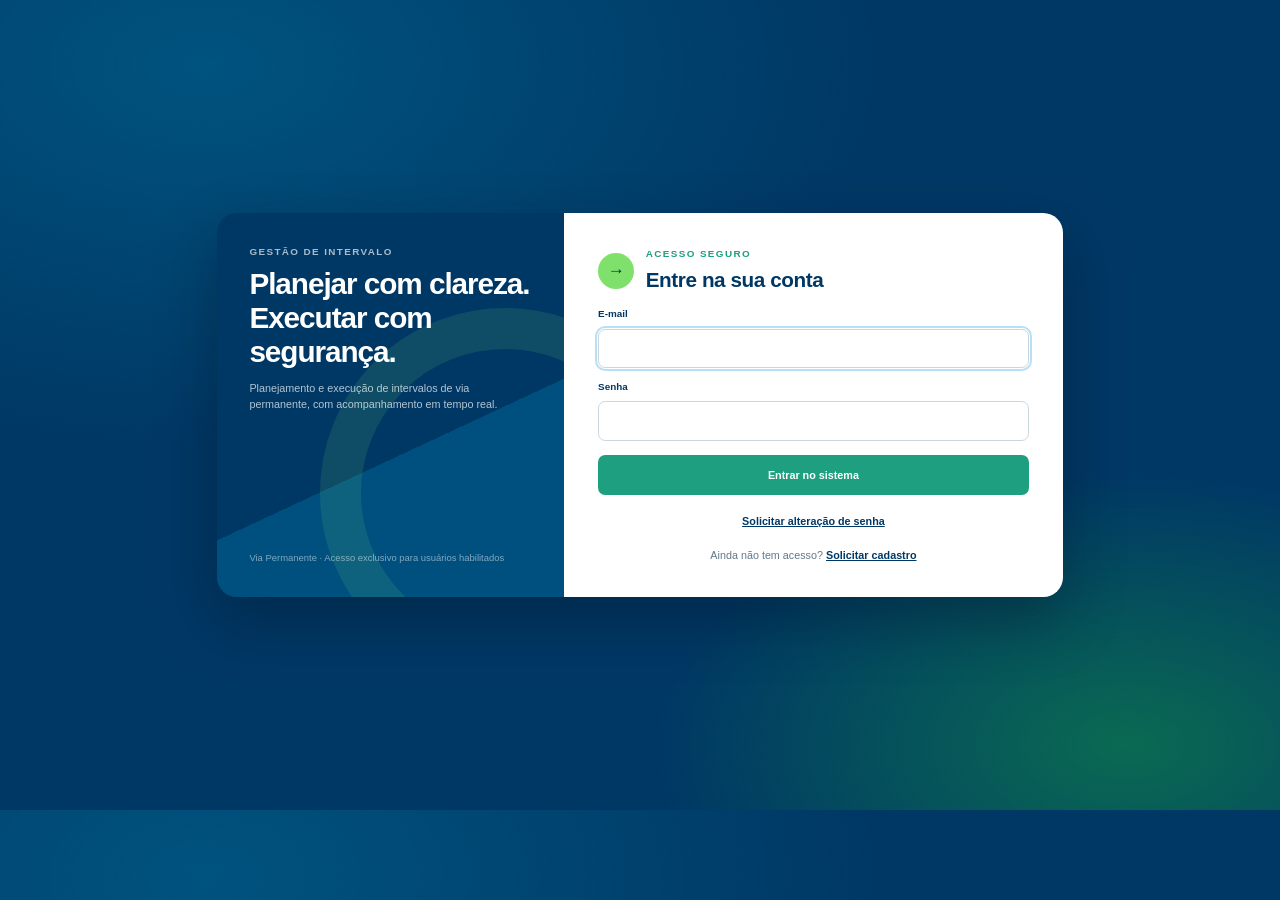
<file: login.html>
<!doctype html>
<html lang="pt-BR">
<head>
<meta name="referrer" content="no-referrer">
<script>
  // Remove parâmetros enviados pelo formulário de versões antigas antes de carregar recursos.
  const cleanLoginUrl = new URL(location.href);
  if (cleanLoginUrl.searchParams.has("password") || cleanLoginUrl.searchParams.has("email")) {
    cleanLoginUrl.searchParams.delete("password");
    cleanLoginUrl.searchParams.delete("email");
    history.replaceState(null, "", cleanLoginUrl.pathname + cleanLoginUrl.search + cleanLoginUrl.hash);
  }
</script>
<script src="assets/startup.js?v=20261031-7"></script>
  <meta charset="UTF-8"><meta name="viewport" content="width=device-width,initial-scale=1.0"><meta name="theme-color" content="#003865">
  <meta name="description" content="Acesso seguro à Gestão de Intervalo"><title>Gestão de Intervalo | Login</title>
<link rel="icon" href="assets/icon.svg" type="image/svg+xml">
<link rel="manifest" href="manifest.webmanifest">
<link rel="apple-touch-icon" href="assets/icon.svg">
<script src="assets/pwa.js" defer></script><link rel="stylesheet" href="styles.css?v=20261031-7">
<script src="assets/supabase.min.js?v=20261031-7" defer></script><script src="app.js?v=20261031-7" defer></script>
</head>
<body data-page="login" class="login-page">
  <main class="login-layout">
    <div class="login-shell">
      <section class="login-brand-panel">
        <div>
          <p class="eyebrow">Gestão de Intervalo</p>
          <h1>Planejar com clareza.<br>Executar com segurança.</h1>
          <p>Planejamento e execução de intervalos de via permanente, com acompanhamento em tempo real.</p>
        </div>
        <small>Via Permanente · Acesso exclusivo para usuários habilitados</small>
      </section>
      <section class="login-form-panel">
        <form class="login-card" id="login-form" method="post" onsubmit="return false">
          <header class="login-card-head">
            <div class="login-mark" aria-hidden="true">→</div>
            <div><p class="section-kicker">Acesso seguro</p><h2>Entre na sua conta</h2></div>
          </header>
          <div class="login-fields">
            <label class="field field-wide"><span>E-mail</span><input name="email" type="email" autocomplete="email" required autofocus></label>
            <label class="field field-wide"><span>Senha</span><input name="password" type="password" autocomplete="current-password" minlength="8" required></label>
          </div>
          <button class="button button-secondary login-submit" type="submit">Entrar no sistema</button>
          <span class="login-feedback" id="login-feedback" role="status" aria-live="polite"></span>
          <p class="login-switch"><button class="link-button" type="button" id="forgot-password">Solicitar alteração de senha</button></p>
          <p class="login-switch">Ainda não tem acesso? <button class="link-button" type="button" id="show-request-form">Solicitar cadastro</button></p>
        </form>
        <form class="login-card" id="request-form" hidden>
          <header class="login-card-head">
            <div class="login-mark" aria-hidden="true">+</div>
            <div><p class="section-kicker">Novo acesso</p><h2>Solicitar cadastro</h2></div>
          </header>
          <p class="login-note">Um Editor recebe o pedido e libera o acesso. A conta só passa a existir depois da aprovação.</p>
          <div class="login-fields">
            <label class="field"><span>Nome completo *</span><input name="fullName" required maxlength="120" autocomplete="name"></label>
            <label class="field"><span>E-mail *</span><input name="email" type="email" required autocomplete="email"></label>
            <label class="field"><span>Senha desejada *</span><input name="password" type="password" minlength="8" required autocomplete="new-password"><small class="field-help">Mínimo de 8 caracteres.</small></label>
            <label class="field"><span>Função *</span><select name="role" required><option value="director">Diretor</option><option value="executive_manager">Gerente Executivo</option><option value="manager">Gerente</option><option value="consultant">Consultor</option><option value="coordinator" selected>Coordenador</option><option value="specialist">Especialista</option></select></label>
            <label class="field"><span>Tratamento</span><select name="roleGender"><option value="">Não informado</option><option value="masculine">Masculino</option><option value="feminine">Feminino</option></select><small class="field-help">Define se o cargo aparece como Coordenador ou Coordenadora.</small></label>
            <label class="field" data-classification-field><span>Classificação *</span><select name="classification" required><option value="superstructure">Superestrutura</option><option value="infrastructure" selected>Infraestrutura</option><option value="modernization">Modernização</option></select></label>
            <label class="field"><span>Mensagem para o Editor</span><textarea name="message" rows="2" maxlength="500" placeholder="Área, equipe ou contexto que ajude na aprovação"></textarea></label>
          </div>
          <button class="button button-secondary login-submit" type="submit">Enviar solicitação</button>
          <span class="login-feedback" id="request-feedback" role="status" aria-live="polite"></span>
          <p class="login-switch">Já tem conta? <button class="link-button" type="button" id="show-login-form">Voltar para o login</button></p>
        </form>
      </section>
    </div>
  </main>
</body></html>
</file>
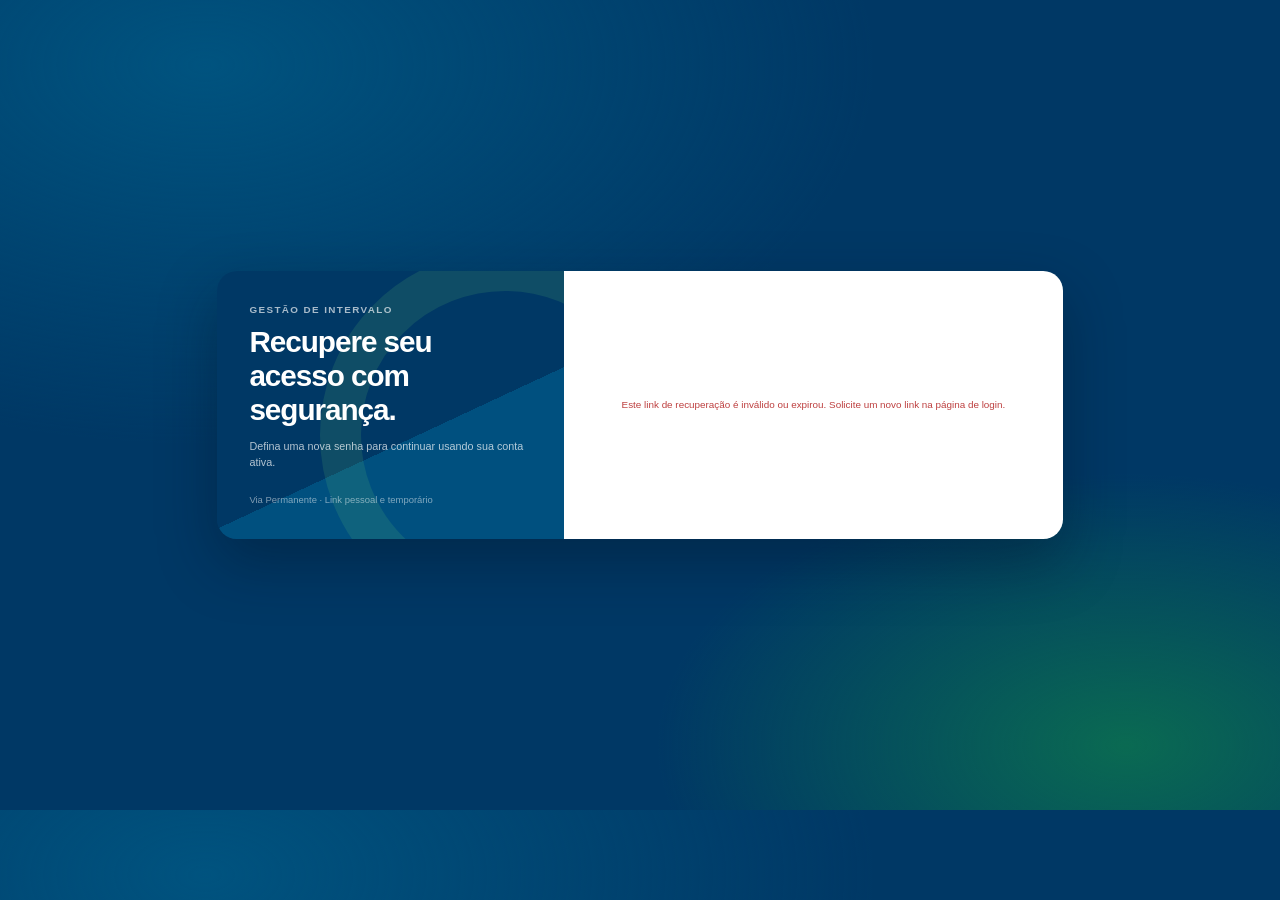
<file: recuperar-senha.html>
<!doctype html>
<html lang="pt-BR">
<head>
<script src="assets/startup.js?v=20261031-7"></script>
  <meta charset="UTF-8"><meta name="viewport" content="width=device-width,initial-scale=1.0"><meta name="theme-color" content="#003865">
  <meta name="description" content="Crie uma nova senha para a Gestão de Intervalo"><title>Gestão de Intervalo | Recuperar senha</title>
  <link rel="icon" href="assets/icon.svg" type="image/svg+xml">
<link rel="manifest" href="manifest.webmanifest">
<link rel="apple-touch-icon" href="assets/icon.svg">
<script src="assets/pwa.js" defer></script><link rel="stylesheet" href="styles.css?v=20261031-7">
  <script src="assets/supabase.min.js?v=20261031-7" defer></script><script src="app.js?v=20261031-7" defer></script>
</head>
<body data-page="password-recovery" class="login-page">
  <main class="login-layout">
    <div class="login-shell">
      <section class="login-brand-panel">
        <div><p class="eyebrow">Gestão de Intervalo</p><h1>Recupere seu acesso com segurança.</h1><p>Defina uma nova senha para continuar usando sua conta ativa.</p></div>
        <small>Via Permanente · Link pessoal e temporário</small>
      </section>
      <section class="login-form-panel">
        <form class="login-card" id="password-recovery-form">
          <header class="login-card-head"><div class="login-mark" aria-hidden="true">✓</div><div><p class="section-kicker">Nova senha</p><h2>Crie uma nova senha</h2></div></header>
          <p class="login-note">Use ao menos 8 caracteres e não compartilhe sua senha.</p>
          <div class="login-fields">
            <label class="field field-wide"><span>Nova senha</span><input name="password" type="password" autocomplete="new-password" minlength="8" required autofocus></label>
            <label class="field field-wide"><span>Confirmar nova senha</span><input name="passwordConfirm" type="password" autocomplete="new-password" minlength="8" required></label>
          </div>
          <button class="button button-secondary login-submit" type="submit">Criar nova senha</button>
        </form>
        <span class="login-feedback recovery-feedback" id="password-recovery-feedback" role="status" aria-live="polite"></span>
        <p class="login-switch" id="password-recovery-success" hidden><a class="link-button" href="login.html">Voltar para o login</a></p>
      </section>
    </div>
  </main>
</body>
</html>
</file>
<file: styles.css>
:root {
  --blue: #003865;
  --blue-2: #00507f;
  --sky: #32a6e6;
  --green: #1e9f7f;
  --lime: #7fe06c;
  --yellow: #fbd300;
  --orange: #f78344;
  --purple: #9f4bb9;
  --gray: #bdccd4;
  --surface: #f2f5f6;
  --surface-2: #e5ebee;
  --line: #cad6dd;
  --ink: #123047;
  --muted: #627888;
  --white: #ffffff;
  --danger: #bd3f3f;
  --danger-soft: #fff0ed;
  --success-soft: #e9f8f2;
  --shadow: 0 18px 50px rgba(0, 56, 101, 0.1);
  --radius: 18px;
  --font: Verdana, Geneva, Tahoma, sans-serif;
}

* { box-sizing: border-box; }
html { scroll-behavior: smooth; }
html.auth-checking body { visibility: hidden; pointer-events: none; }
body {
  margin: 0;
  color: var(--ink);
  background: var(--surface);
  font-family: var(--font);
  font-size: 15px;
  line-height: 1.5;
}
button, input, select, textarea { font: inherit; }
button, a { -webkit-tap-highlight-color: transparent; }
button { color: inherit; }
a { color: inherit; }

.skip-link {
  position: fixed;
  z-index: 1000;
  left: 16px;
  top: -60px;
  padding: 10px 16px;
  background: var(--yellow);
  color: var(--blue);
  font-weight: 700;
  border-radius: 0 0 8px 8px;
}
.skip-link:focus { top: 0; }
.sr-only {
  position: absolute;
  width: 1px;
  height: 1px;
  padding: 0;
  margin: -1px;
  overflow: hidden;
  clip: rect(0, 0, 0, 0);
  white-space: nowrap;
  border: 0;
}

.site-header {
  min-height: 76px;
  padding: 0 clamp(20px, 4vw, 64px);
  background: var(--blue);
  color: var(--white);
  display: grid;
  grid-template-columns: 1fr auto 1fr;
  align-items: center;
  gap: 24px;
  border-bottom: 1px solid rgba(255,255,255,.16);
}
/* Sem a marca em imagem, o nome do sistema e a unica identidade do cabecalho:
   ganha corpo para sustentar sozinho o canto esquerdo, e nao tem mais divisoria
   porque nao ha mais nada a separar. */
.brand {
  display: inline-flex;
  align-items: center;
  color: var(--white);
  text-decoration: none;
  font-size: 16px;
  font-weight: 800;
  letter-spacing: -.01em;
}
.brand span { white-space: nowrap; }
.primary-nav { display: flex; align-self: stretch; }
.primary-nav a {
  position: relative;
  display: flex;
  align-items: center;
  gap: 9px;
  min-width: 132px;
  padding: 0 22px;
  color: rgba(255,255,255,.68);
  font-weight: 700;
  font-size: 13px;
  text-decoration: none;
  justify-content: center;
  /* O rotulo em duas linhas desalinha o menu inteiro; quando falta espaco, a
     propria nav rola na horizontal em vez de espremer os destinos. */
  white-space: nowrap;
}
.primary-nav a::after {
  content: "";
  position: absolute;
  bottom: 0;
  height: 4px;
  left: 22px;
  right: 22px;
  border-radius: 4px 4px 0 0;
  background: transparent;
}
.primary-nav a.active { color: var(--white); }
.primary-nav a.active::after { background: var(--lime); }
.primary-nav a span {
  /* O circulo do numero e um item flex: sem travar o encolhimento, ele achata
     em elipse quando o menu aperta -- e ele aperta, porque a quantidade de
     destinos muda com o perfil. Tamanho fixo mantem os seis simetricos. */
  flex: 0 0 auto;
  display: grid;
  place-items: center;
  width: 23px;
  height: 23px;
  border: 1px solid currentColor;
  border-radius: 50%;
  font-size: 11px;
  line-height: 1;
}
.save-state { justify-self: end; font-size: 11px; color: rgba(255,255,255,.64); }
.save-state::before { content: ""; display: inline-block; width: 7px; height: 7px; margin-right: 8px; border-radius: 50%; background: var(--lime); }
.header-tools { justify-self: end; display: flex; align-items: center; gap: 14px; }
.theme-toggle { min-height: 38px; padding: 0 12px; display: inline-flex; align-items: center; gap: 8px; border: 1px solid rgba(255,255,255,.28); border-radius: 8px; color: var(--white); background: rgba(255,255,255,.08); cursor: pointer; }
.theme-toggle:hover { border-color: var(--lime); background: rgba(255,255,255,.14); }
.theme-toggle:focus-visible { outline: 3px solid var(--yellow); outline-offset: 2px; }
.theme-toggle span { color: var(--lime); font-size: 17px; line-height: 1; }
.theme-toggle b { font-size: 10px; white-space: nowrap; }
.auth-button { min-height: 38px; padding: 0 13px; border: 1px solid rgba(255,255,255,.28); border-radius: 8px; color: var(--blue); background: var(--lime); cursor: pointer; font-size: 10px; font-weight: 700; white-space: nowrap; }
.auth-button:hover { background: #92eb80; }
.auth-button:focus-visible { outline: 3px solid var(--yellow); outline-offset: 2px; }

.page-hero {
  min-height: 360px;
  padding: 68px max(24px, calc((100vw - 1280px) / 2));
  display: flex;
  align-items: flex-end;
  justify-content: space-between;
  gap: 40px;
  background-color: var(--blue);
  color: var(--white);
  overflow: hidden;
}
.planning-hero {
  position: relative;
  background-image:
    radial-gradient(circle at 79% 35%, rgba(127,224,108,.22) 0 2px, transparent 3px),
    linear-gradient(118deg, transparent 0 59%, rgba(50,166,230,.12) 59% 72%, transparent 72%),
    linear-gradient(155deg, var(--blue) 0 70%, #004575 70% 100%);
}
.planning-hero::after {
  content: "";
  position: absolute;
  width: 420px;
  height: 420px;
  right: 7%;
  top: -210px;
  border: 58px solid rgba(127,224,108,.08);
  border-radius: 50%;
}
.page-hero > * { position: relative; z-index: 1; }
.eyebrow, .section-kicker {
  margin: 0 0 10px;
  color: var(--green);
  font-size: 11px;
  font-weight: 700;
  letter-spacing: .14em;
  text-transform: uppercase;
}
.page-hero .eyebrow { color: var(--lime); }
.page-hero h1 {
  max-width: 790px;
  margin: 0;
  font-size: clamp(36px, 5vw, 64px);
  line-height: 1.06;
  letter-spacing: -.045em;
}
.hero-copy { max-width: 640px; margin: 20px 0 0; color: rgba(255,255,255,.73); font-size: 16px; }
.hero-actions { display: flex; gap: 12px; flex-wrap: wrap; justify-content: flex-end; padding-bottom: 6px; }

.button {
  min-height: 44px;
  padding: 0 18px;
  border: 1px solid transparent;
  border-radius: 8px;
  display: inline-flex;
  align-items: center;
  justify-content: center;
  gap: 10px;
  cursor: pointer;
  text-decoration: none;
  font-weight: 700;
  font-size: 12px;
  transition: transform .15s ease, box-shadow .15s ease, background .15s ease;
}
.button:hover { transform: translateY(-1px); }
.button:focus-visible, .icon-button:focus-visible, input:focus-visible, select:focus-visible, textarea:focus-visible {
  outline: 3px solid rgba(50,166,230,.35);
  outline-offset: 2px;
}
.button-accent { color: var(--blue); background: var(--lime); box-shadow: 0 8px 22px rgba(127,224,108,.18); }
.button-accent:hover { background: #92eb80; }
.button-light { color: var(--blue); background: var(--white); }
.button-secondary { color: var(--white); background: var(--green); }
.button-secondary:hover { background: #178c70; }
.button-ghost { border-color: var(--line); color: var(--blue); background: var(--white); }
.button.large { min-height: 52px; padding-inline: 24px; }
.button:disabled { cursor: not-allowed; opacity: .52; transform: none; box-shadow: none; }

.workspace, .execution-workspace {
  width: min(1280px, calc(100% - 40px));
  margin: 0 auto;
  padding: 48px 0 70px;
}
.workspace-topline, .execution-heading {
  display: flex;
  align-items: flex-end;
  justify-content: space-between;
  gap: 28px;
  margin-bottom: 26px;
}
.workspace-topline h2, .execution-heading h1 { margin: 0; color: var(--blue); font-size: clamp(26px, 3vw, 38px); letter-spacing: -.035em; }
.execution-heading p:last-child { margin: 8px 0 0; color: var(--muted); }
.plan-switcher { display: flex; gap: 8px; align-items: center; }
.plan-switcher label { font-size: 11px; font-weight: 700; color: var(--muted); margin-right: 4px; }
select, input, textarea {
  width: 100%;
  color: var(--ink);
  border: 1px solid var(--line);
  background: var(--white);
  border-radius: 8px;
}
select, input { height: 44px; padding: 0 12px; }
textarea { padding: 11px 12px; resize: vertical; }
input:disabled, select:disabled, textarea:disabled { background: #edf1f3; color: #546c7b; opacity: 1; cursor: not-allowed; }
.plan-switcher select { min-width: 270px; }
.icon-button {
  width: 42px;
  height: 42px;
  border: 1px solid var(--line);
  background: var(--white);
  color: var(--blue);
  border-radius: 8px;
  font-size: 20px;
  cursor: pointer;
}
.danger-quiet { color: var(--danger); }

.lock-banner {
  margin-bottom: 22px;
  padding: 16px 18px;
  border: 1px solid rgba(30,159,127,.35);
  background: var(--success-soft);
  border-radius: 12px;
  display: flex;
  align-items: center;
  gap: 14px;
}
.lock-banner[hidden] { display: none; }
.lock-icon { width: 34px; height: 34px; display: grid; place-items: center; background: var(--green); color: white; border-radius: 50%; font-weight: 700; }
.lock-banner > div:nth-child(2) { flex: 1; display: grid; gap: 2px; }
.lock-banner span { color: var(--muted); font-size: 12px; }
.planning-revision-banner, .execution-revision-banner { margin-bottom: 22px; padding: 16px 18px; display: flex; align-items: center; gap: 14px; border: 1px solid #e2ba58; border-radius: 12px; background: #fff7dc; }
.planning-revision-banner[hidden], .execution-revision-banner[hidden] { display: none; }
.planning-revision-banner > div:nth-child(2), .execution-revision-banner > span { flex: 1; }
.planning-revision-banner > div:nth-child(2) { display: grid; gap: 2px; }
.planning-revision-banner span, .execution-revision-banner span { color: var(--muted); font-size: 11px; }
.execution-revision-banner strong { color: var(--blue); }

.panel {
  margin-bottom: 22px;
  background: var(--white);
  border: 1px solid #dbe4e8;
  border-radius: var(--radius);
  box-shadow: 0 6px 28px rgba(0,56,101,.045);
}
.panel-heading {
  padding: 24px 28px 20px;
  border-bottom: 1px solid var(--surface-2);
  display: flex;
  align-items: center;
  justify-content: space-between;
  gap: 20px;
}
.panel-heading > div:first-child, .finalize-panel > div:first-child { display: flex; align-items: flex-start; gap: 15px; }
.panel-heading h3, .panel-heading h2, .finalize-panel h3 { margin: 0; color: var(--blue); font-size: 18px; }
.panel-heading p, .finalize-panel p { margin: 4px 0 0; color: var(--muted); font-size: 12px; }
.step-number {
  flex: 0 0 auto;
  width: 36px;
  height: 36px;
  display: grid;
  place-items: center;
  color: var(--blue);
  background: var(--lime);
  border-radius: 50%;
  font-size: 11px;
  font-weight: 700;
}
.step-number.light { background: rgba(255,255,255,.14); color: var(--white); border: 1px solid rgba(255,255,255,.28); }
.form-grid { display: grid; grid-template-columns: repeat(4, 1fr); gap: 18px; padding: 24px 28px 30px; }
.field { display: grid; gap: 7px; }
.field > span { color: var(--blue); font-size: 11px; font-weight: 700; }
.field-help { color: var(--muted); font-size: 10px; line-height: 1.35; }
.field-span-2 { grid-column: span 2; }
.schedule-actions, .data-actions, .execution-actions { display: flex; gap: 10px; align-items: center; flex-wrap: wrap; }
.validation-summary { margin: 18px 28px 0; min-height: 0; }
.validation-summary:not(:empty) { padding: 12px 14px; border-radius: 8px; font-size: 12px; }
.validation-summary.valid { color: #126a57; background: var(--success-soft); }
.validation-summary.warning { color: #8b4a19; background: #fff5e8; }
.validation-summary.error { color: #8e3030; background: var(--danger-soft); }

.schedule-table-wrap { overflow-x: auto; padding: 12px 28px 24px; }
.schedule-table { width: 100%; border-collapse: collapse; min-width: 800px; }
.schedule-table th {
  padding: 12px 9px;
  color: var(--muted);
  border-bottom: 1px solid var(--line);
  text-align: left;
  font-size: 10px;
  letter-spacing: .08em;
  text-transform: uppercase;
}
.schedule-table td { padding: 10px 8px; border-bottom: 1px solid var(--surface-2); vertical-align: middle; }
.schedule-table tbody tr:last-child td { border-bottom: 0; }
.schedule-table td:first-child { width: 94px; color: var(--muted); font-size: 11px; font-weight: 700; }
.schedule-table td:nth-child(2) { min-width: 300px; }
.schedule-table td:nth-child(3), .schedule-table td:nth-child(4) { width: 130px; }
.schedule-table td:nth-child(5) { width: 110px; color: var(--blue); font-weight: 700; font-size: 12px; white-space: nowrap; }
.schedule-table td:last-child { width: 150px; }
.row-actions { display: flex; gap: 4px; justify-content: flex-end; }
.sequence-select { width: 68px; min-width: 68px; padding-inline: 8px; font-weight: 700; text-align: center; }
/* Dia da etapa: derivado da sequencia, visivel e corrigivel. */
.day-select { width: 132px; min-width: 132px; padding-inline: 8px; }
.day-select.is-shifted { border-color: var(--orange); color: #8a4a12; font-weight: 700; }
html[data-theme="dark"] .day-select.is-shifted { color: #fadfc6; }
.row-action {
  width: 32px;
  height: 32px;
  border: 0;
  border-radius: 7px;
  color: var(--blue);
  background: var(--surface);
  cursor: pointer;
}
.row-action.delete { color: var(--danger); }
.row-action:disabled { opacity: .35; cursor: not-allowed; }
.empty-state { margin: 10px 28px 28px; padding: 34px; border: 1px dashed var(--line); border-radius: 12px; display: grid; justify-items: center; text-align: center; gap: 6px; }
.empty-state[hidden] { display: none; }
.empty-state span { color: var(--muted); font-size: 12px; margin-bottom: 10px; }

.gantt-section { margin: 0 28px 28px; padding-top: 24px; border-top: 1px solid var(--surface-2); }
.subsection-heading { display: flex; justify-content: space-between; align-items: flex-end; gap: 20px; margin-bottom: 18px; }
.subsection-heading h4 { margin: 0; color: var(--blue); font-size: 15px; }
.subsection-heading p { margin: 4px 0 0; color: var(--muted); font-size: 11px; }
.window-total { color: var(--blue); font-size: 12px; font-weight: 700; }
.gantt { display: grid; gap: 9px; }
.gantt-row { display: grid; grid-template-columns: minmax(140px, 260px) 1fr 78px; gap: 12px; align-items: center; }
.gantt-label { overflow: hidden; white-space: nowrap; text-overflow: ellipsis; color: var(--ink); font-size: 11px; }
.gantt-track { position: relative; height: 22px; background: var(--surface); border-radius: 5px; overflow: hidden; }
.gantt-track::before { content: ""; position: absolute; inset: 0; background: repeating-linear-gradient(90deg, transparent 0 calc(25% - 1px), rgba(0,56,101,.08) calc(25% - 1px) 25%); }
.gantt-bar { position: absolute; min-width: 4px; height: 100%; border-radius: 5px; background: linear-gradient(90deg, var(--sky), var(--green)); }
.gantt-time { color: var(--muted); font-size: 10px; text-align: right; }
.gantt-empty { color: var(--muted); padding: 18px; background: var(--surface); border-radius: 8px; text-align: center; font-size: 12px; }

.finalize-panel {
  margin: 22px 0;
  padding: 26px 28px;
  display: flex;
  justify-content: space-between;
  align-items: center;
  gap: 24px;
  color: var(--white);
  background: var(--blue);
  border-radius: var(--radius);
  box-shadow: var(--shadow);
}
.finalize-panel h3 { color: var(--white); }
.finalize-panel p { color: rgba(255,255,255,.68); }
.data-tools {
  display: flex;
  justify-content: space-between;
  align-items: center;
  gap: 24px;
  padding: 20px 24px;
  color: var(--muted);
  border: 1px dashed var(--line);
  border-radius: 12px;
  font-size: 11px;
}
.data-tools > div:first-child { display: grid; gap: 3px; }
.data-tools strong { color: var(--blue); font-size: 12px; }
.page-export-bar { width: min(100% - 48px, 1280px); margin: 18px auto 0; padding: 14px 16px; display: flex; align-items: center; justify-content: space-between; gap: 18px; border: 1px solid var(--line); border-radius: 12px; background: var(--white); }
.page-export-bar > div:first-child { min-width: 0; display: grid; gap: 3px; }
.page-export-bar strong { color: var(--blue); font-size: 12px; }
.page-export-bar span { color: var(--muted); font-size: 10px; }
.page-export-actions { display: flex; align-items: center; justify-content: flex-end; gap: 8px; }
.page-export-actions .button { min-height: 40px; padding-inline: 14px; white-space: nowrap; }
.portal-export-bar { margin-top: 16px; }
.portal-print-header { display: none; }

.confirm-dialog { max-width: 520px; padding: 0; border: 0; border-radius: 18px; box-shadow: 0 30px 90px rgba(0,38,68,.28); }
.confirm-dialog::backdrop { background: rgba(0,35,62,.7); backdrop-filter: blur(3px); }
.confirm-dialog form { padding: 34px; text-align: center; }
.dialog-mark { width: 54px; height: 54px; margin: 0 auto 18px; display: grid; place-items: center; border-radius: 50%; background: var(--lime); color: var(--blue); font-size: 24px; font-weight: 700; }
.confirm-dialog h2 { margin: 0; color: var(--blue); }
.confirm-dialog p { margin: 12px 0 26px; color: var(--muted); font-size: 13px; }
.dialog-actions { display: flex; justify-content: center; gap: 10px; }

.status-hero {
  min-height: 390px;
  padding: 44px max(24px, calc((100vw - 1280px) / 2));
  display: grid;
  grid-template-columns: minmax(0, 1fr);
  align-items: end;
  gap: 28px;
  color: var(--white);
  transition: background .25s ease;
}
.status-neutral { background: linear-gradient(120deg, var(--blue), #07517d); }
.status-delay { background: linear-gradient(120deg, #752e24, #b84837); }
.status-ahead { background: linear-gradient(120deg, #075f4b, var(--green)); }
.status-on-time { background: linear-gradient(120deg, var(--blue), #176c7a); }
.status-warn { background: linear-gradient(120deg, #7d4a15, #c07526); }
.status-label { margin: 0 0 4px; color: rgba(255,255,255,.72); font-size: 12px; font-weight: 700; text-transform: uppercase; letter-spacing: .14em; }
.status-value { display: flex; align-items: baseline; gap: 5px; line-height: 1; }
.status-value strong { font-size: clamp(72px, 10vw, 122px); letter-spacing: -.08em; }
.status-value span:first-child { font-size: 42px; }
.status-value span:last-child { font-size: 24px; font-weight: 700; margin-left: 8px; }
.status-readable { width: fit-content; margin: 10px 0 0; padding: 6px 10px; border: 1px solid rgba(255,255,255,.28); border-radius: 7px; color: var(--white); background: rgba(0,0,0,.1); font-size: 13px; font-weight: 700; }
.status-clocks { width: 100%; display: grid; grid-template-columns: repeat(2,minmax(0,1fr)); gap: 14px; }
.status-clock { min-width: 0; padding: 20px 24px; border: 1px solid rgba(255,255,255,.22); border-radius: 16px; background: rgba(0,0,0,.09); display: grid; text-align: center; }
.status-clock span { color: rgba(255,255,255,.62); font-size: 11px; text-transform: uppercase; letter-spacing: .1em; }
.status-clock strong { margin: 3px 0; font-size: 34px; letter-spacing: -.03em; }
.status-clock small { color: rgba(255,255,255,.7); }
.status-forecast-clock { background:rgba(0,0,0,.16); border-color:rgba(255,255,255,.34); }
.status-forecast-clock strong { color:var(--lime); }

.execution-workspace { padding-top: 38px; }
.execution-finish-panel { margin-top: 22px; padding: 26px 28px; display: flex; align-items: center; justify-content: space-between; gap: 24px; border-radius: 16px; color: var(--white); background: linear-gradient(135deg,var(--blue),#00517f); }
.execution-finish-panel[hidden] { display: none; }
.execution-finish-panel > div { display: flex; align-items: flex-start; gap: 14px; }
.execution-finish-panel h2 { margin: 0; font-size: 19px; }
.execution-finish-panel p { max-width: 760px; margin: 5px 0; color: rgba(255,255,255,.7); font-size: 11px; line-height: 1.5; }
.execution-finish-panel [role="status"] { display: block; min-height: 16px; color: var(--lime); font-size: 10px; }
.metric-grid { display: grid; grid-template-columns: repeat(auto-fit, minmax(186px, 1fr)); gap: 14px; margin-bottom: 22px; }
.metric-card { min-height: 132px; padding: 20px; background: var(--white); border: 1px solid #dbe4e8; border-radius: 14px; display: flex; flex-direction: column; justify-content: center; }
.metric-card > span { color: var(--muted); font-size: 10px; font-weight: 700; text-transform: uppercase; letter-spacing: .08em; }
.metric-card strong { margin: 8px 0 3px; color: var(--blue); font-size: 21px; line-height: 1.15; }
.metric-card small { color: var(--muted); font-size: 10px; }
.metric-card.emphasis { background: var(--blue); border-color: var(--blue); }
.metric-card.emphasis > span, .metric-card.emphasis small { color: rgba(255,255,255,.65); }
.metric-card.emphasis strong { color: var(--lime); font-size: 28px; }
.progress-track { width: 100%; height: 7px; margin-top: 12px; background: var(--surface-2); border-radius: 8px; overflow: hidden; }
.progress-track span { display: block; width: 0; height: 100%; background: var(--green); border-radius: inherit; transition: width .3s ease; }
.blocked-state { padding: 28px; margin-bottom: 22px; display: flex; align-items: center; gap: 18px; background: #fff6e5; border: 1px solid #efd7a5; border-radius: 16px; }
.blocked-state[hidden] { display: none; }
.blocked-state > div:nth-child(2) { flex: 1; }
.blocked-state h2 { margin: 0; color: var(--blue); font-size: 19px; }
.blocked-state p { margin: 4px 0 0; color: var(--muted); }
.blocked-icon { width: 42px; height: 42px; display: grid; place-items: center; border-radius: 50%; background: var(--yellow); color: var(--blue); font-weight: 700; font-size: 20px; }
.execution-panel-heading { align-items: flex-start; }
.legend { display: flex; align-items: center; gap: 16px; color: var(--muted); font-size: 10px; }
.legend span { display: flex; align-items: center; gap: 6px; }
.legend i { width: 11px; height: 11px; border-radius: 3px; }
.legend-programmed { background: var(--blue); }
.legend-realized { background: var(--green); }
.execution-list { padding: 8px 28px 28px; }
.execution-step { border-bottom: 1px solid var(--surface-2); padding: 22px 0; }
.execution-step:last-child { border-bottom: 0; }
.execution-step-header { display: grid; grid-template-columns: 44px minmax(220px, 1fr) auto; gap: 12px; align-items: center; margin-bottom: 18px; }
.execution-index { width: 36px; height: 36px; display: grid; place-items: center; border-radius: 50%; background: var(--surface); color: var(--blue); font-size: 11px; font-weight: 700; }
.execution-step.is-complete .execution-index { background: var(--green); color: var(--white); }
.execution-step.is-active .execution-index { background: var(--yellow); color: var(--blue); }
.execution-step.is-skipped { opacity: .82; }
.execution-step.is-skipped .execution-index { background: var(--surface-2); color: var(--muted); }
.execution-step-title h3 { margin: 0; color: var(--blue); font-size: 16px; display: flex; align-items: center; flex-wrap: wrap; gap: 8px; }
.execution-step-title span { color: var(--muted); font-size: 10px; }
.execution-step.is-critical { background: var(--danger-soft); box-shadow: inset 4px 0 0 #b84837; padding-left: 14px; }
.execution-step.is-critical .execution-index { background: #b84837; color: var(--white); }
.critical-flag { padding: 3px 8px; border-radius: 20px; background: #b84837; color: var(--white); font-size: 9px; font-weight: 700; text-transform: uppercase; letter-spacing: .07em; }
.step-forecast { display: block; margin-top: 5px; color: var(--blue); font-size: 9px; font-weight: 700; }
.step-variance { padding: 7px 10px; border-radius: 7px; font-size: 10px; font-weight: 700; background: var(--surface); color: var(--muted); }
.step-variance.delay { background: var(--danger-soft); color: #a43b32; }
.step-variance.ahead { background: var(--success-soft); color: #13735d; }
.step-variance.skipped { background: var(--surface-2); color: var(--muted); }
/* O "Realizado" carrega dois campos de data e hora; o "Programado" carrega dois
   horarios ja formatados. Quem precisa de largura e o primeiro -- um
   datetime-local nativo tem largura minima propria, com os campinhos internos e
   o icone do calendario, e ela nao cede: abaixo dela o widget corta o valor por
   dentro em vez de encolher. */
.execution-step-grid { display: grid; grid-template-columns: .8fr 1.75fr 1.35fr; gap: 18px; }
.programmed-block, .realized-block { padding: 16px; border-radius: 11px; }
.programmed-block { background: var(--surface); border-left: 4px solid var(--blue); }
.realized-block { background: #f2fbf8; border-left: 4px solid var(--green); }
.block-label { display: block; margin-bottom: 10px; color: var(--muted); font-size: 9px; font-weight: 700; letter-spacing: .09em; text-transform: uppercase; }
.time-pair { display: grid; grid-template-columns: 1fr auto 1fr; align-items: center; gap: 9px; }
.time-pair strong { color: var(--blue); font-size: 18px; }
.time-pair span { color: var(--muted); }
/* Quantas entradas de data e hora couberem, com 215px cada -- que e o minimo
   em que o widget nativo mostra "20/08/2026 08:35" inteiro no corpo 12px que
   usamos. Duas colunas fixas cortavam o valor em toda a faixa entre 1000 e
   1170px, onde a grade ainda tem tres colunas mas ja estreitou. */
.realized-times { display: grid; grid-template-columns: repeat(auto-fit, minmax(215px, 1fr)); gap: 10px; }
.realized-duration { display: block; margin-top: 9px; color: var(--muted); font-size: 9px; }
.realized-duration.is-over { color: #a43b32; font-weight: 700; }
/* O horario realizado e o dado que a pessoa acabou de digitar e precisa
   conferir na hora. Ele ficava herdando os 10px do rotulo e ainda dividia a
   linha com o "Agora", entao "20/08/2026 08:35" nao cabia e aparecia cortado
   em "20/08/2026 08". O "Agora" sobe para a linha do rotulo, que estava vazia,
   e o campo passa a ocupar a largura inteira, ao custo de 10px de altura por
   campo -- barato pelo dado ficar legivel. */
.time-entry {
  display: grid;
  grid-template-columns: minmax(0, 1fr) auto;
  grid-template-areas: "rotulo agora" "campo campo";
  gap: 4px 8px;
  align-items: center;
  min-width: 0;
}
.time-entry label { grid-area: rotulo; min-width: 0; color: var(--blue); font-size: 10px; font-weight: 700; }
.time-entry input {
  grid-area: campo;
  width: 100%;
  min-width: 0;
  /* Padding curto: cada pixel aqui e um pixel a menos para o valor. */
  padding: 0 6px;
  background: var(--white);
  color: var(--ink);
  /* 12px e o maior corpo que cabe inteiro na coluna. O widget nativo pede
     cerca de 16px de largura por pixel de fonte: a 15px ele queria 243px e a
     coluna dava 173, e ele cortava em silencio. */
  font-size: 12px;
  font-weight: 700;
  font-variant-numeric: tabular-nums;
}
.now-button { grid-area: agora; position: static; min-width: 48px; height: 26px; padding: 0 9px; border: 0; border-radius: 7px; background: var(--green); color: var(--white); cursor: pointer; font-size: 9px; font-weight: 700; }
.now-button:disabled { opacity: .42; cursor: not-allowed; }
.step-status-button { margin-top: 9px; padding: 6px 0; border: 0; border-bottom: 1px solid currentColor; color: var(--muted); background: transparent; cursor: pointer; font-size: 9px; font-weight: 700; }
.step-status-button:disabled { opacity: .4; cursor: not-allowed; }
.notes-block textarea { min-height: 96px; }
.execution-notes { padding-bottom: 26px; }
.execution-notes .field { margin: 20px 28px 0; }
.panel-heading.compact { padding-bottom: 18px; }

.toast-backdrop { position: fixed; z-index: 59; inset: 0; background: rgba(0, 25, 45, .55); backdrop-filter: blur(2px); opacity: 0; pointer-events: none; transition: opacity .18s ease; }
.toast-backdrop.show { opacity: 1; pointer-events: auto; }
.toast { position: fixed; z-index: 60; left: 50%; top: 50%; width: min(460px, calc(100vw - 32px)); transform: translate(-50%, calc(-50% + 18px)) scale(.98); padding: 24px 22px 22px; border: 1px solid var(--surface-2); border-top: 5px solid var(--blue); border-radius: 16px; background: var(--white); color: var(--ink); box-shadow: 0 24px 70px rgba(0,25,45,.3); font-size: 15px; opacity: 0; pointer-events: none; transition: opacity .18s ease, transform .18s ease; display: flex; align-items: flex-start; gap: 14px; }
.toast.show { opacity: 1; transform: translate(-50%, -50%) scale(1); pointer-events: auto; }
.toast[data-type="success"] { border-top-color: #16824b; }
.toast[data-type="warning"] { border-top-color: #d18300; }
.toast[data-type="error"] { border-top-color: #c63c45; }
.toast-icon { flex: 0 0 34px; width: 34px; height: 34px; display: grid; place-items: center; border-radius: 50%; background: #e7f1f8; color: var(--blue); font-size: 17px; font-weight: 800; }
.toast[data-type="success"] .toast-icon { background: #e5f5ec; color: #14633f; }
.toast[data-type="warning"] .toast-icon { background: #fff2d7; color: #7a4b00; }
.toast[data-type="error"] .toast-icon { background: #fbe8ea; color: #a52b32; }
.toast-content { min-width: 0; flex: 1; display: grid; gap: 6px; line-height: 1.5; }
.toast-content strong { color: var(--blue); font-size: 17px; }
.toast-content > span { color: var(--muted); }
.toast-close { flex: 0 0 auto; margin: -10px -9px 0 0; width: 42px; height: 42px; border: 0; border-radius: 9px; background: transparent; color: var(--muted); cursor: pointer; font-size: 26px; line-height: 1; }
.toast-close:hover, .toast-close:focus-visible { background: var(--surface-1); color: var(--blue); outline: 2px solid var(--blue); outline-offset: 1px; }
html[data-theme="dark"] .toast { background: #1f2d38; border-color: #40505d; color: #f4f8fb; }
html[data-theme="dark"] .toast[data-type="info"] { border-top-color: var(--sky); }
html[data-theme="dark"] .toast[data-type="success"] { border-top-color: #42bd7c; }
html[data-theme="dark"] .toast[data-type="warning"] { border-top-color: #efae3b; }
html[data-theme="dark"] .toast[data-type="error"] { border-top-color: #ec6870; }
html[data-theme="dark"] .toast-content strong { color: #f4f8fb; }
html[data-theme="dark"] .toast-icon { background: #26455b; color: #b9ddf5; }
.site-footer { min-height: 100px; padding: 24px max(24px, calc((100vw - 1280px) / 2)); display: flex; align-items: center; justify-content: space-between; gap: 30px; color: var(--muted); background: var(--white); border-top: 1px solid var(--surface-2); font-size: 11px; }

/* Dashboard */
.dashboard-hero { min-height: 300px; padding: 58px max(24px, calc((100vw - 1280px) / 2)); display: flex; align-items: flex-end; justify-content: space-between; gap: 40px; color: var(--white); background: linear-gradient(135deg, var(--blue) 0 66%, #00507f 66% 100%); }
.dashboard-hero h1 { margin: 0; font-size: clamp(34px, 4vw, 54px); line-height: 1.08; letter-spacing: -.04em; }
.dashboard-hero > div > p:last-child { max-width: 690px; margin: 18px 0 0; color: rgba(255,255,255,.72); }
.dashboard-plan-picker { min-width: 330px; display: grid; gap: 8px; color: rgba(255,255,255,.7); font-size: 10px; font-weight: 700; letter-spacing: .08em; text-transform: uppercase; }
.dashboard-plan-picker select { min-height: 50px; padding: 0 42px 0 14px; border: 1px solid rgba(255,255,255,.34); border-radius: 9px; color: var(--blue); background: var(--white); font-weight: 700; text-transform: none; letter-spacing: 0; }
.dashboard-workspace { width: min(100% - 48px, 1280px); margin: 0 auto; padding: 36px 0 70px; }
.dashboard-context { display: flex; align-items: center; justify-content: space-between; gap: 24px; margin-bottom: 22px; }
.dashboard-context h2 { margin: 0; color: var(--blue); font-size: 25px; }
.dashboard-context > div > p:last-child { margin: 5px 0 0; color: var(--muted); font-size: 12px; }
.dashboard-kpis { display: grid; grid-template-columns: repeat(4, 1fr); gap: 14px; margin-bottom: 18px; }
.dashboard-kpi { min-height: 145px; padding: 22px; display: flex; flex-direction: column; justify-content: center; border: 1px solid #dbe4e8; border-radius: 14px; background: var(--white); }
.dashboard-kpi > span { color: var(--muted); font-size: 10px; font-weight: 700; letter-spacing: .08em; text-transform: uppercase; }
.dashboard-kpi strong { margin: 7px 0 2px; color: var(--blue); font-size: 30px; line-height: 1.15; }
.dashboard-kpi small { color: var(--muted); font-size: 10px; line-height: 1.35; }
.dashboard-kpi.featured { border-color: var(--blue); background: var(--blue); }
.dashboard-kpi.featured > span, .dashboard-kpi.featured small { color: rgba(255,255,255,.66); }
.dashboard-kpi.featured strong { color: var(--lime); }
.dashboard-kpi.featured.variance-positive strong { color: #ffae7b; }
.dashboard-kpi.featured.variance-negative strong { color: var(--lime); }
.dashboard-kpi.featured.variance-zero strong { color: #82d8ff; }
.dashboard-grid { display: grid; grid-template-columns: 1.15fr .85fr; gap: 18px; }
.chart-card { min-width: 0; padding: 24px; border: 1px solid #dbe4e8; border-radius: 16px; background: var(--white); box-shadow: 0 8px 24px rgba(0,56,101,.04); }
.chart-card-wide { grid-column: 1 / -1; }
.chart-heading { display: flex; align-items: flex-start; justify-content: space-between; gap: 18px; margin-bottom: 24px; }
.chart-heading h2 { margin: 0; color: var(--blue); font-size: 19px; }
.chart-legend { display: flex; gap: 15px; color: var(--muted); font-size: 10px; }
.chart-legend span { display: flex; align-items: center; gap: 6px; }
.chart-legend i { width: 11px; height: 11px; border-radius: 3px; }
.chart-legend .planned, .chart-bar-line .planned { background: var(--blue); }
.chart-legend .actual, .chart-bar-line .actual { background: var(--green); }
.timeline-comparison-card .chart-heading { margin-bottom: 8px; }
.timeline-comparison-card .chart-heading small { display: block; margin-top: 5px; color: var(--muted); font-size: 10px; }
.timeline-help { margin: 0 0 18px; color: var(--muted); font-size: 11px; }
.timeline-legend { flex-wrap: wrap; justify-content: flex-end; }
.timeline-legend i { border-radius: 2px; }
.timeline-planned-key { background: var(--sky); }
.timeline-realized-key { background: var(--green); }
.timeline-running-key { background: var(--orange); }
.timeline-comparison { display: grid; gap: 10px; }
.timeline-compare-row, .timeline-axis { display: grid; grid-template-columns: minmax(180px, 25%) minmax(260px, 1fr) minmax(150px, 18%); gap: 14px; align-items: center; }
.timeline-compare-label { min-width: 0; display: flex; align-items: center; gap: 9px; }
.timeline-compare-label span { flex: 0 0 auto; width: 27px; height: 27px; display: grid; place-items: center; border-radius: 50%; color: var(--blue); background: var(--surface); font-size: 9px; font-weight: 700; }
.timeline-compare-label strong { min-width: 0; overflow: hidden; color: var(--ink); font-size: 10px; text-overflow: ellipsis; white-space: nowrap; }
.timeline-compare-track { position: relative; min-width: 0; display: grid; gap: 3px; padding: 3px 0; background-repeat: no-repeat; }
.timeline-lane { position: relative; height: 9px; overflow: hidden; border-radius: 3px; background: var(--surface); }
.timeline-lane i { position: absolute; top: 0; height: 100%; min-width: 3px; border-radius: 3px; cursor: pointer; transition: filter .12s ease, box-shadow .12s ease; }
.timeline-lane i:hover, .timeline-lane i:focus-visible { outline: none; filter: brightness(1.08); box-shadow: 0 0 0 2px var(--white), 0 0 0 3px var(--blue); }
.timeline-planned-lane i { background: linear-gradient(90deg, var(--sky), var(--blue-2)); }
.timeline-actual-lane i.complete { background: var(--green); }
.timeline-actual-lane i.running { background: repeating-linear-gradient(135deg, var(--orange) 0 7px, #ffad72 7px 14px); }
.timeline-compare-times { min-width: 0; display: grid; gap: 2px; color: var(--muted); font-size: 9px; }
.timeline-compare-times span { min-width: 0; overflow: hidden; text-overflow: ellipsis; white-space: nowrap; }
.timeline-compare-times b { display: inline-grid; width: 17px; height: 17px; margin-right: 5px; place-items: center; border-radius: 4px; color: var(--blue); background: var(--surface-2); font-size: 8px; }
.timeline-compare-times .complete { color: var(--green); }
.timeline-compare-times .running { color: #b85e23; font-weight: 700; }
.timeline-axis { color: var(--muted); font-size: 8px; }
.timeline-axis > i { display: block; }
.timeline-axis-scale { position: relative; min-width: 0; height: 13px; }
.timeline-axis-scale span { position: absolute; top: 0; white-space: nowrap; font-variant-numeric: tabular-nums; }
.timeline-axis-scale span::before { content: ""; position: absolute; top: -4px; left: 50%; width: 1px; height: 3px; background: var(--line); }
.timeline-axis-scale span:first-child::before { left: 0; }
.timeline-axis-scale span:last-child::before { left: auto; right: 0; }

.chart-tooltip { position: fixed; z-index: 90; max-width: 290px; padding: 11px 13px; display: grid; gap: 4px; border: 1px solid var(--line); border-radius: 10px; background: var(--white); box-shadow: 0 12px 30px rgba(0,32,58,.22); color: var(--ink); font-size: 11px; pointer-events: none; }
.chart-tooltip.is-pinned { border-color: var(--sky); box-shadow: 0 16px 38px rgba(0,32,58,.3); pointer-events: auto; }
.chart-tooltip[hidden] { display: none; }
.chart-tooltip .tip-head { display: flex; align-items: center; flex-wrap: wrap; gap: 7px; margin-bottom: 3px; padding-bottom: 6px; border-bottom: 1px solid var(--surface-2); }
.chart-tooltip .tip-head b { flex: 0 0 auto; width: 21px; height: 21px; display: grid; place-items: center; border-radius: 50%; background: var(--surface); color: var(--blue); font-size: 9px; }
.chart-tooltip .tip-head span { flex: 1 1 auto; min-width: 0; color: var(--blue); font-size: 12px; font-weight: 700; overflow-wrap: anywhere; }
.chart-tooltip .tip-head i { flex: 0 0 auto; padding: 2px 7px; border-radius: 20px; background: var(--surface-2); color: var(--muted); font-size: 8px; font-style: normal; font-weight: 700; text-transform: uppercase; letter-spacing: .06em; }
.chart-tooltip .tip-row { display: grid; grid-template-columns: auto 1fr; gap: 12px; align-items: baseline; }
.chart-tooltip .tip-row span { color: var(--muted); font-size: 9px; text-transform: uppercase; letter-spacing: .05em; }
.chart-tooltip .tip-row strong { color: var(--ink); font-size: 11px; text-align: right; font-variant-numeric: tabular-nums; overflow-wrap: anywhere; }
.chart-tooltip .tip-delay { color: #a43b32; }
.chart-tooltip .tip-ahead { color: #13735d; }
.chart-tooltip .tip-on-time { color: var(--blue); }
.chart-tooltip .tip-cursor { margin-top: 4px; padding-top: 6px; border-top: 1px solid var(--surface-2); color: var(--muted); font-size: 9px; }
.chart-tooltip .tip-pinned-hint { margin-top: 4px; padding-top: 6px; border-top: 1px dashed var(--line); color: var(--blue); font-size: 9px; font-weight: 700; text-align: center; }
.duration-chart { display: grid; gap: 14px; }
.duration-row { display: grid; grid-template-columns: minmax(180px, 28%) 1fr; gap: 18px; align-items: center; }
.duration-label { min-width: 0; display: flex; align-items: center; gap: 10px; }
.duration-label span { flex: 0 0 auto; width: 27px; height: 27px; display: grid; place-items: center; border-radius: 50%; color: var(--blue); background: var(--surface); font-size: 9px; font-weight: 700; }
.duration-label strong { overflow: hidden; color: var(--ink); font-size: 11px; text-overflow: ellipsis; white-space: nowrap; }
.duration-bars { display: grid; gap: 5px; }
.chart-bar-line { height: 15px; display: flex; align-items: center; gap: 8px; background: linear-gradient(90deg, var(--surface) 0 100%); border-radius: 4px; }
.chart-bar-line i { display: block; height: 100%; border-radius: 4px; }
.chart-bar-line b { min-width: 62px; padding: 2px 5px; color: var(--muted); background: rgba(255,255,255,.86); font-size: 9px; }
.completion-chart { min-height: 270px; display: grid; grid-template-columns: 190px 1fr; align-items: center; gap: 30px; }
.completion-ring { --progress: 0deg; width: 180px; aspect-ratio: 1; display: grid; place-items: center; border-radius: 50%; background: conic-gradient(var(--green) 0 var(--progress), var(--surface-2) var(--progress) 360deg); }
.completion-ring::before { content: ""; width: 126px; aspect-ratio: 1; grid-area: 1 / 1; border-radius: 50%; background: var(--white); }
.completion-ring > div { z-index: 1; grid-area: 1 / 1; display: grid; text-align: center; }
.completion-ring strong { color: var(--blue); font-size: 31px; }
.completion-ring span { color: var(--muted); font-size: 10px; }
.completion-breakdown { display: grid; gap: 14px; }
.completion-breakdown span { display: grid; grid-template-columns: 10px 28px 1fr; align-items: center; gap: 7px; color: var(--muted); font-size: 10px; }
.completion-breakdown i { width: 9px; height: 9px; border-radius: 50%; }
.completion-breakdown i.complete { background: var(--green); }
.completion-breakdown i.running { background: var(--yellow); }
.completion-breakdown i.waiting { background: var(--gray); }
.completion-breakdown i.skipped { background: var(--muted); }
.completion-breakdown strong { color: var(--blue); font-size: 17px; }
.variance-chart { min-height: 270px; display: grid; align-content: center; gap: 13px; }
.variance-row { display: grid; grid-template-columns: 24px 1fr 60px; align-items: center; gap: 8px; color: var(--muted); font-size: 9px; }
.variance-row > strong { text-align: right; color: var(--ink); }
.variance-axis { position: relative; height: 17px; background: linear-gradient(90deg, transparent 49.7%, var(--line) 49.7% 50.3%, transparent 50.3%); }
.variance-axis i { position: absolute; top: 3px; height: 11px; border-radius: 3px; }
.variance-axis i.delay { background: var(--orange); }
.variance-axis i.ahead { background: var(--green); }
.variance-axis i.on-time { background: var(--blue); }
.chart-empty { min-height: 180px; display: grid; place-items: center; color: var(--muted); text-align: center; font-size: 12px; }
.dashboard-table-card { margin-top: 18px; }
.dashboard-print-header { display: none; }
.dashboard-pdf-button { flex: 0 0 auto; }
.dashboard-table-wrap { overflow-x: auto; }
.dashboard-table { width: 100%; border-collapse: collapse; font-size: 11px; }
.dashboard-table th { padding: 10px 12px; color: var(--muted); background: var(--surface); text-align: left; font-size: 9px; letter-spacing: .06em; text-transform: uppercase; }
.dashboard-table td { padding: 13px 12px; border-bottom: 1px solid var(--surface-2); }
.dashboard-table td:first-child { min-width: 260px; }
.dashboard-table td strong, .dashboard-table td small { display: block; }
.dashboard-table td strong { color: var(--blue); }
.dashboard-table td small { margin-top: 3px; color: var(--muted); }
.table-status { display: inline-flex; padding: 6px 9px; border-radius: 99px; font-size: 9px; font-weight: 700; }
.table-status.delay { color: #a43b32; background: var(--danger-soft); }
.table-status.ahead, .table-status.on-time { color: #13735d; background: var(--success-soft); }
.table-status.running { color: var(--blue); background: #fff5c7; }
.table-status.waiting { color: var(--muted); background: var(--surface-2); }
.table-status.skipped { color: var(--muted); background: var(--surface-2); }
.cloud-dialog { width: min(92vw, 480px); padding: 0; border: 0; border-radius: 17px; color: var(--ink); background: var(--white); box-shadow: 0 24px 80px rgba(0,35,62,.35); }
.cloud-dialog::backdrop { background: rgba(0,35,62,.76); backdrop-filter: blur(4px); }
.cloud-dialog-content { position: relative; margin: 0; padding: 32px; display: grid; gap: 17px; }
.cloud-dialog-content h2 { margin: 0; color: var(--blue); font-size: 23px; }
.cloud-dialog-content > p:not(.section-kicker) { margin: 0; color: var(--muted); font-size: 12px; }
.dialog-close { position: absolute; top: 13px; right: 13px; width: 36px; height: 36px; border: 0; border-radius: 50%; color: var(--muted); background: var(--surface); cursor: pointer; font-size: 20px; }
.cloud-dialog-actions { display: flex; justify-content: flex-end; gap: 10px; margin-top: 3px; }
.auth-feedback { min-height: 18px; color: var(--green); font-size: 11px; }
.account-email { padding: 12px; border-radius: 8px; color: var(--blue) !important; background: var(--surface); font-weight: 700; overflow-wrap: anywhere; }
.account-hero { padding: 60px max(24px, calc((100vw - 1280px) / 2)); color: white; background: linear-gradient(135deg, var(--blue) 0 72%, var(--blue-2) 72%); }
.account-hero h1 { margin: 0; font-size: clamp(36px,5vw,58px); line-height: 1.05; letter-spacing: -.04em; }
.account-hero > p:last-child { max-width: 650px; color: rgba(255,255,255,.72); }
.account-workspace { width: min(100% - 48px,1280px); margin: 0 auto; padding: 36px 0 70px; display: grid; gap: 18px; }
.account-gate { padding: 42px; border: 1px solid var(--line); border-radius: 16px; background: var(--white); text-align: center; }
.account-gate h2 { color: var(--blue); }
.account-gate p { color: var(--muted); }
.account-summary { margin-bottom: 18px; padding: 25px; display: flex; align-items: center; justify-content: space-between; border-radius: 16px; color: white; background: var(--blue); }
.account-summary h2 { margin: 0; color: var(--lime); }.account-summary p:last-child { margin: 5px 0 0; color: rgba(255,255,255,.7); }
.role-badge { padding: 8px 12px; border-radius: 99px; color: var(--blue); background: var(--lime); font-size: 10px; font-weight: 700; }
.history-list,.users-list { display: grid; gap: 10px; }
.history-item,.user-row { padding: 14px; display: grid; grid-template-columns: minmax(220px,1fr) auto auto; align-items: center; gap: 18px; border: 1px solid var(--line); border-radius: 10px; }
.history-item strong,.history-item span,.user-row strong,.user-row span { display: block; }.history-item strong,.user-row strong { color: var(--blue); }.history-item span,.user-row span,.history-item small { color: var(--muted); font-size: 10px; }
.history-item > div:nth-child(2) { text-align: center; }.history-item b { display: block; color: var(--green); font-size: 18px; }
.history-main { min-width: 0; }
.history-main .share-state { width: max-content; max-width: 100%; margin-top: 7px; display: flex; align-items: center; gap: 6px; color: var(--muted); font-size: 9px; }
.history-main .share-state.active { color: var(--green); font-weight: 700; }
.history-main .share-state i { width: 7px; height: 7px; border-radius: 50%; background: currentColor; }
.history-actions { display: flex; gap: 8px; }
.button-share-active { border: 1px solid #76c967; color: var(--blue); background: #dff7d9; }
.button-share-active:hover { background: #c9efc0; }
.share-active-card { padding: 14px; display: grid; gap: 4px; border: 1px solid #76c967; border-radius: 9px; color: var(--blue); background: #eefbea; }
.share-active-card span { color: var(--muted); font-size: 10px; }
.share-dialog-actions { flex-wrap: wrap; }
.editor-panel { margin-top: 18px; }.user-create-form { display: grid; grid-template-columns: 1fr 1fr 1fr auto; align-items: end; gap: 12px; margin-bottom: 22px; }
.account-switch { display: flex; align-items: center; gap: 8px; cursor: pointer; }.account-switch input { position: absolute; opacity: 0; }.account-switch i { width: 38px; height: 21px; padding: 3px; border-radius: 20px; background: var(--gray); }.account-switch i::after { content:""; display:block; width:15px; height:15px; border-radius:50%; background:white; transition:.2s; }.account-switch input:checked + i { background:var(--green); }.account-switch input:checked + i::after { transform:translateX(17px); }.account-switch b { font-size:9px; }
/* Login e solicitacao de acesso: um cartao unico centralizado. A marca ocupa
   uma faixa, nao a tela inteira -- antes o azul dominava o viewport e o
   formulario ficava isolado do outro lado. */
/* Profundidade no fundo para a tela nao virar um bloco azul chapado. */
.login-page { min-height:100vh; background:radial-gradient(1200px 680px at 16% 8%, #00537f 0%, transparent 62%), radial-gradient(900px 520px at 88% 92%, #0a6a52 0%, transparent 58%), var(--blue); }
.login-layout { min-height:100vh; padding:clamp(16px,3vw,44px); display:grid; place-items:center; }
.login-shell { width:min(100%,940px); display:grid; grid-template-columns:minmax(0,.82fr) minmax(0,1.18fr); overflow:hidden; border-radius:22px; box-shadow:0 26px 64px rgba(0,18,36,.38); }
.login-brand-panel { position:relative; padding:clamp(26px,3vw,36px); display:flex; flex-direction:column; justify-content:space-between; gap:24px; overflow:hidden; color:white; background:linear-gradient(155deg,#003865 0 60%,#00507f 60%); }
.login-brand-panel::after { content:""; position:absolute; width:320px; height:320px; right:-140px; bottom:-90px; border:46px solid rgba(127,224,108,.12); border-radius:50%; }
.login-brand-panel > * { position:relative; z-index:1; }
.login-brand-panel .eyebrow { margin:0 0 8px; color:rgba(255,255,255,.66); }
.login-brand-panel h1 { margin:0; font-size:clamp(25px,2.7vw,33px); line-height:1.14; letter-spacing:-.035em; }
.login-brand-panel div > p:last-child { margin:12px 0 0; color:rgba(255,255,255,.7); font-size:12px; line-height:1.55; }
.login-brand-panel small { color:rgba(255,255,255,.5); font-size:10.5px; line-height:1.5; }
.login-form-panel { padding:clamp(24px,3vw,38px); display:grid; align-content:center; background:var(--white); }
.login-card { width:100%; display:grid; gap:14px; }
/* display explicito vence o display:none do atributo hidden; sem isto os dois
   formularios aparecem empilhados. */
.login-card[hidden] { display:none; }
.login-card-head { display:flex; align-items:center; gap:13px; }
.login-card-head .section-kicker { margin:0 0 2px; }
.login-card h2 { margin:0; color:var(--blue); font-size:23px; letter-spacing:-.02em; }
.login-note { margin:-4px 0 0; color:var(--muted); font-size:11.5px; line-height:1.5; }
/* Duas colunas na solicitacao para o formulario caber sem rolagem. */
.login-fields { display:grid; grid-template-columns:repeat(2,minmax(0,1fr)); gap:13px; }
.login-fields .field-wide { grid-column:1 / -1; }
.login-mark { width:40px; height:40px; flex:none; display:grid; place-items:center; border-radius:50%; color:var(--blue); background:var(--lime); font-size:19px; font-weight:700; }
.login-submit { width:100%; margin-top:2px; }
.login-feedback { min-height:16px; color:var(--danger); font-size:11px; text-align:center; }
.login-feedback:empty { display:none; }

/* Acompanhamento compartilhado somente leitura */
.shared-header { min-height: 76px; padding: 0 max(24px, calc((100vw - 1280px) / 2)); display: grid; grid-template-columns: 1fr auto auto; align-items: center; gap: 18px; color: white; background: var(--blue); }
.shared-header .brand { position: static; }
.read-only-badge { padding: 8px 12px; border: 1px solid rgba(255,255,255,.28); border-radius: 99px; color: white; font-size: 9px; font-weight: 700; letter-spacing: .06em; text-transform: uppercase; }
.shared-page { min-height: calc(100vh - 76px); background: var(--surface); }
.shared-loading,.shared-error { min-height: calc(100vh - 76px); padding: 40px 20px; display: grid; place-content: center; justify-items: center; text-align: center; }
.shared-loading[hidden],.shared-error[hidden] { display: none; }
.shared-loading h1,.shared-error h1 { margin: 18px 0 5px; color: var(--blue); }.shared-loading p,.shared-error p { max-width: 520px; color: var(--muted); }
.shared-loader { width: 42px; height: 42px; border: 4px solid var(--surface-2); border-top-color: var(--green); border-radius: 50%; animation: shared-spin .8s linear infinite; }
@keyframes shared-spin { to { transform: rotate(360deg); } }
.shared-error > span { width: 48px; height: 48px; display: grid; place-items: center; border-radius: 50%; color: white; background: var(--orange); font-size: 24px; font-weight: 700; }.shared-error .button { margin-top: 12px; }
.shared-hero { padding: 42px max(24px, calc((100vw - 1280px) / 2)); display: flex; align-items: center; justify-content: space-between; gap: 30px; color: white; background: linear-gradient(135deg,var(--blue) 0 70%,var(--blue-2) 70%); }
.shared-hero h1 { margin: 3px 0 8px; font-size: clamp(30px,4vw,48px); letter-spacing: -.035em; }.shared-hero > div > p:last-child { margin: 0; color: rgba(255,255,255,.72); }
.shared-responsible-name { color: var(--yellow); font-size: 1.1em; font-weight: 800; }
.shared-live-state { min-width: 210px; padding: 14px 17px; display: flex; align-items: center; gap: 11px; border: 1px solid rgba(255,255,255,.25); border-radius: 12px; background: rgba(0,30,55,.18); }
.shared-live-state[hidden] { display: none; }
.shared-live-state i { width: 10px; height: 10px; flex: 0 0 auto; border-radius: 50%; background: var(--lime); box-shadow: 0 0 0 5px rgba(127,224,108,.13); }.shared-live-state strong,.shared-live-state span { display: block; }.shared-live-state strong { font-size: 10px; }.shared-live-state span { margin-top: 3px; color: rgba(255,255,255,.7); font-size: 9px; }
.shared-tabs { padding: 0 max(24px, calc((100vw - 1280px) / 2)); display: flex; gap: 4px; border-bottom: 1px solid var(--line); background: var(--white); }.shared-tabs button { min-width: 145px; padding: 17px 20px 14px; border: 0; border-bottom: 3px solid transparent; color: var(--muted); background: transparent; cursor: pointer; font-weight: 700; }.shared-tabs button.active { border-bottom-color: var(--green); color: var(--blue); }
.shared-view { width: min(100% - 48px,1280px); margin: 0 auto; padding: 28px 0 10px; }
.shared-status { min-height: 390px; padding: 38px 42px; display: grid; grid-template-columns: minmax(0,1fr); align-items: end; gap: 28px; border-radius: 16px; color: white; background: var(--blue); }.shared-status.status-delay { background: linear-gradient(135deg,#8e352b,#b94b3b); }.shared-status.status-ahead { background: linear-gradient(135deg,#116e5b,#20a17f); }.shared-status.status-on-time { background: linear-gradient(135deg,var(--blue),#176c7a); }.shared-status.status-warn { background: linear-gradient(135deg,#7d4a15,#c07526); }.shared-status .section-kicker { color: rgba(255,255,255,.72); }
.shared-status[hidden] { display: none; }
.shared-status-main { min-width: 0; }.shared-delay-value { display: flex; align-items: baseline; gap: 6px; line-height: 1; }.shared-delay-value > span { font-size: 42px; }.shared-delay-value strong { font-size: clamp(72px,10vw,112px); letter-spacing: -.07em; }.shared-delay-value b { margin-left: 6px; font-size: 24px; }.shared-status-clocks { width: 100%; }
.shared-kpis { margin: 18px 0 28px; display: grid; grid-template-columns: repeat(3,1fr); gap: 14px; }.shared-kpis article { padding: 20px; display: grid; gap: 5px; border: 1px solid var(--line); border-radius: 13px; background: var(--white); }.shared-kpis span { color: var(--muted); font-size: 9px; font-weight: 700; letter-spacing: .07em; text-transform: uppercase; }.shared-kpis strong { color: var(--blue); font-size: 21px; }.shared-kpis small { color: var(--muted); }
.shared-section-heading { margin: 0 0 15px; display: flex; align-items: end; justify-content: space-between; gap: 20px; }.shared-section-heading h2 { margin: 3px 0 0; color: var(--blue); }.shared-section-heading > p { color: var(--muted); font-size: 10px; }
.shared-steps { display: grid; gap: 12px; }.shared-step { overflow: hidden; border: 1px solid var(--line); border-radius: 13px; background: var(--white); }.shared-step > header { padding: 14px 18px; display: grid; grid-template-columns: auto 1fr auto; align-items: center; gap: 12px; border-bottom: 1px solid var(--surface-2); }
.shared-step > header > span { width: 32px; height: 32px; display: grid; place-items: center; border-radius: 50%; color: var(--blue); background: var(--surface); font-size: 9px; font-weight: 700; }.shared-step header h3 { margin: 0; color: var(--blue); font-size: 14px; }.shared-step header small { color: var(--muted); }.shared-step header > b { padding: 6px 9px; border-radius: 99px; color: var(--muted); background: var(--surface); font-size: 9px; }.shared-step.delay header > b { color: #a43b32; background: var(--danger-soft); }.shared-step.ahead header > b,.shared-step.on-time header > b { color: #13735d; background: var(--success-soft); }
.shared-step-times { padding: 15px 18px; display: grid; grid-template-columns: 1fr 1fr; gap: 12px; }.shared-step-times p { margin: 0; padding: 12px; display: grid; gap: 4px; border-radius: 9px; background: var(--surface); }.shared-step-times p:nth-child(2) { background: var(--success-soft); }.shared-step-times span { color: var(--muted); font-size: 8px; font-weight: 700; letter-spacing: .07em; text-transform: uppercase; }.shared-step-times strong { color: var(--blue); }.shared-step-times small { color: var(--muted); }
.shared-step-note { margin: 0 18px 16px; padding: 12px; color: var(--muted); border-left: 3px solid var(--green); background: var(--surface); font-size: 10px; }.shared-step-note span { display: block; margin-bottom: 4px; color: var(--blue); font-weight: 700; }.shared-dashboard-kpis { margin-bottom: 18px; }.shared-duration-card { margin-top: 18px; }
.shared-security-note { width: min(100% - 48px,1280px); margin: 20px auto 40px; padding: 17px 20px; display: grid; grid-template-columns: auto 1fr auto; align-items: center; gap: 16px; border: 1px solid var(--line); border-radius: 12px; background: var(--white); }.shared-security-note strong { color: var(--blue); }.shared-security-note span,.shared-security-note small { color: var(--muted); font-size: 9px; }

/* Tema escuro — azul operacional Rumo com acentos institucionais */
/* Portal gerencial, administração e detalhes organizacionais */
.primary-nav { max-width: 62vw; overflow-x: auto; scrollbar-width: none; }
.primary-nav::-webkit-scrollbar { display: none; }
.primary-nav a { min-width: 108px; padding-inline: 14px; }
.primary-nav a::after { left: 14px; right: 14px; }
.save-state[data-sync-state="error"]::before { background: #ff8d83; }
.save-state[data-sync-state="offline"]::before { background: var(--gray); }
.save-state[data-sync-state="syncing"]::before { background: var(--yellow); animation: state-pulse 1s infinite alternate; }
@keyframes state-pulse { to { opacity: .35; } }

.management-hero, .admin-hero {
  min-height: 310px; padding: 64px max(24px, calc((100vw - 1280px) / 2)); color: white;
  display: flex; align-items: flex-end; justify-content: space-between; gap: 40px;
  background: linear-gradient(135deg, var(--blue) 0 62%, #00517f 62% 100%);
}
.management-hero h1, .admin-hero h1 { margin: 0; font-size: clamp(38px, 5vw, 62px); line-height: 1.04; letter-spacing: -.045em; }
.management-hero > div:first-child > p:last-child, .admin-hero > p:last-child { max-width: 720px; margin: 18px 0 0; color: rgba(255,255,255,.72); }
.hero-snapshot { min-width: 250px; padding: 24px; display: grid; border: 1px solid rgba(255,255,255,.18); border-radius: 16px; background: rgba(255,255,255,.08); }
.hero-snapshot span { color: var(--lime); font-size: 11px; font-weight: 700; letter-spacing: .1em; text-transform: uppercase; }
.hero-snapshot strong { font-size: 54px; line-height: 1; margin: 11px 0 5px; }
.hero-snapshot small { color: rgba(255,255,255,.68); }
.admin-hero { min-height: 260px; display: block; }

.management-tabs, .admin-tabs { min-height: 64px; padding: 0 max(24px, calc((100vw - 1280px) / 2)); display: flex; gap: 4px; border-bottom: 1px solid var(--line); background: var(--white); overflow-x: auto; }
.management-tabs button, .admin-tabs button, .detail-tabs button { position: relative; min-width: 165px; padding: 0 20px; border: 0; color: var(--muted); background: transparent; font-size: 12px; font-weight: 700; cursor: pointer; }
.management-tabs button::after, .admin-tabs button::after, .detail-tabs button::after { content: ""; position: absolute; left: 18px; right: 18px; bottom: 0; height: 3px; border-radius: 3px 3px 0 0; }
.management-tabs button.active, .admin-tabs button.active, .detail-tabs button.active { color: var(--blue); }
.management-tabs button.active::after, .admin-tabs button.active::after, .detail-tabs button.active::after { background: var(--green); }
.management-workspace, .admin-workspace { width: min(100% - 48px, 1280px); margin: 0 auto; padding: 36px 0 70px; }

.portal-filters { margin-bottom: 42px; padding: 24px; border: 1px solid var(--line); border-radius: var(--radius); background: var(--white); box-shadow: 0 12px 34px rgba(0,56,101,.06); }
.portal-filters-heading, .portal-section-heading { display: flex; align-items: flex-end; justify-content: space-between; gap: 24px; }
.portal-filters-heading { margin-bottom: 20px; }
.portal-filters-heading h2, .portal-section-heading h2 { margin: 0; color: var(--blue); font-size: 25px; letter-spacing: -.025em; }
.portal-section-heading { margin: 42px 0 22px; }
.portal-section-heading p:last-child { margin: 6px 0 0; color: var(--muted); font-size: 12px; }
.portal-filter-grid { display: grid; grid-template-columns: repeat(5, minmax(0, 1fr)); gap: 14px; }
.portal-filter-grid .field span { font-size: 9px; }
.portal-filter-grid input, .portal-filter-grid select { min-width: 0; width: 100%; min-height: 42px; }
.portal-search { grid-column: span 2; }
.result-count { flex: 0 0 auto; padding: 8px 12px; border-radius: 99px; color: var(--blue); background: var(--surface-2); font-size: 10px; font-weight: 700; }

.interval-card-grid { display: grid; grid-template-columns: repeat(3, minmax(0, 1fr)); gap: 18px; }
.interval-card { position: relative; min-width: 0; min-height: 315px; padding: 20px; display: flex; flex-direction: column; gap: 11px; text-align: left; color: var(--ink); border: 1px solid var(--line); border-left: 4px solid var(--green); border-radius: 15px; background: var(--white); box-shadow: 0 12px 28px rgba(0,56,101,.07); cursor: pointer; transition: transform .18s ease, box-shadow .18s ease; }
.interval-card:hover { transform: translateY(-2px); box-shadow: var(--shadow); }
.interval-card:focus-visible { outline: 3px solid var(--yellow); outline-offset: 3px; }
.interval-card.is-late { border-left-color: #d7584e; background: linear-gradient(105deg, var(--danger-soft), var(--white) 34%); }
.interval-card.is-ahead { border-left-color: var(--green); }
.interval-card-top { display: flex; align-items: center; justify-content: space-between; gap: 8px; }
.interval-card-top b { color: var(--blue); font-size: 10px; text-transform: uppercase; letter-spacing: .07em; }
.interval-card-top i { font-style: normal; color: var(--muted); font-size: 9px; }
.interval-card-title { color: var(--blue); font-size: 18px; line-height: 1.25; }
.interval-card-location { min-height: 36px; color: var(--muted); font-size: 11px; }
.interval-card-people { display: grid; grid-template-columns: 76px minmax(0, 1fr); gap: 4px 9px; padding: 11px 0; border-block: 1px solid var(--surface-2); }
.interval-card-people small { color: var(--muted); font-size: 8px; text-transform: uppercase; letter-spacing: .06em; }
.interval-card-people b { min-width: 0; overflow: hidden; text-overflow: ellipsis; white-space: nowrap; font-size: 10px; }
.interval-card-tags { display: flex; flex-wrap: wrap; gap: 5px; }
.interval-card-tags i { max-width: 100%; padding: 4px 7px; overflow: hidden; text-overflow: ellipsis; white-space: nowrap; border-radius: 6px; color: var(--muted); background: var(--surface); font-size: 8px; font-style: normal; }
.interval-card-progress { display: grid; grid-template-columns: 1fr auto; align-items: center; gap: 10px; }
.interval-card-progress > span { height: 6px; overflow: hidden; border-radius: 99px; background: var(--surface-2); }
.interval-card-progress > span i { display: block; height: 100%; border-radius: inherit; background: var(--sky); }
.interval-card-progress b { color: var(--blue); font-size: 10px; }
.deadline { width: fit-content; margin-top: auto; padding: 6px 9px; border-radius: 7px; font-size: 9px; font-style: normal; font-weight: 700; }
.deadline.late { color: #a83431; background: #ffe1dc; }
.deadline.ahead { color: #126d58; background: var(--success-soft); }
.deadline.ontime { color: var(--blue); background: #e5f4fb; }
.deadline.neutral { color: var(--muted); background: var(--surface-2); }
.running-group { margin-top: 28px; }
.group-title { margin-bottom: 16px; display: flex; align-items: center; gap: 12px; }
.group-title h3, .group-title p { margin: 0; }
.group-title p { color: var(--muted); font-size: 10px; }
.type-mark { width: 38px; height: 38px; display: grid; place-items: center; border-radius: 10px; font-weight: 700; }
.type-mark.infra { color: var(--blue); background: #dff1fb; }
.type-mark.super { color: #653579; background: #f1e3f5; }
.type-mark.modernization { color: #805d00; background: #fff2bd; }
.portal-empty { grid-column: 1 / -1; min-height: 150px; padding: 28px; display: grid; place-content: center; text-align: center; border: 1px dashed var(--line); border-radius: 14px; color: var(--muted); background: var(--white); }
.portal-empty strong { color: var(--blue); }
.portal-empty span { margin-top: 5px; font-size: 11px; }

.overview-kpis { display: grid; grid-template-columns: repeat(3, minmax(0, 1fr)); gap: 14px; margin-bottom: 18px; }
.overview-kpis .dashboard-kpi { min-height: 130px; }
.dashboard-kpi.alert { border-color: #efaaa3; background: var(--danger-soft); }
.dashboard-kpi.alert strong { color: var(--danger); }
.overview-grid { display: grid; grid-template-columns: repeat(2, minmax(0, 1fr)); gap: 18px; }
.portal-bars { display: grid; gap: 13px; }
.portal-bar { display: grid; grid-template-columns: minmax(110px, .45fr) 1fr 45px; align-items: center; gap: 12px; font-size: 10px; }
.portal-bar > span { overflow: hidden; text-overflow: ellipsis; white-space: nowrap; }
.portal-bar > div { height: 10px; overflow: hidden; border-radius: 99px; background: var(--surface-2); }
.portal-bar i { display: block; height: 100%; border-radius: inherit; background: var(--sky); }
.portal-bar i.deadline-tone { background: var(--green); }
.portal-bar b { color: var(--blue); text-align: right; }
.trend-list { display: grid; gap: 7px; }
.trend-list > button { padding: 11px 0; display: flex; align-items: center; justify-content: space-between; gap: 12px; text-align: left; border: 0; border-bottom: 1px solid var(--surface-2); color: inherit; background: transparent; cursor: pointer; }
.trend-list > button > span { display: grid; }
.trend-list small { color: var(--muted); }

.interval-detail-dialog { width: min(980px, calc(100% - 30px)); max-height: min(92vh, 920px); max-height: min(92dvh, 920px); padding: 0; overflow: hidden; border: 0; border-radius: 18px; color: var(--ink); background: var(--white); box-shadow: 0 28px 90px rgba(0,31,55,.35); }
.interval-detail-dialog::backdrop { background: rgba(0,31,55,.7); backdrop-filter: blur(3px); }
.interval-detail-dialog > div { max-height: inherit; display: flex; flex-direction: column; }
.detail-dialog-header { flex: 0 0 auto; min-width: 0; padding: 25px 28px; display: flex; align-items: flex-start; justify-content: space-between; gap: 20px; border-bottom: 1px solid var(--line); }
.detail-dialog-header > div { min-width: 0; }
.detail-dialog-header h2 { margin: 0; color: var(--blue); font-size: 25px; }
.detail-dialog-header > div > span { color: var(--muted); font-size: 11px; }
.detail-dialog-header > button { width: 40px; height: 40px; border: 1px solid var(--line); border-radius: 9px; color: var(--blue); background: var(--surface); font-size: 22px; cursor: pointer; }
.detail-full-page-bar { flex: 0 0 auto; padding: 10px 18px; display: flex; align-items: center; justify-content: space-between; gap: 14px; border-bottom: 1px solid var(--line); background: var(--success-soft); }
.detail-full-page-bar > span { min-width: 0; display: grid; gap: 2px; }
.detail-full-page-bar strong { color: var(--blue); font-size: 11px; }
.detail-full-page-bar small { color: var(--muted); font-size: 9px; }
.detail-full-page-bar .button { flex: 0 0 auto; min-height: 40px; padding-inline: 15px; text-decoration: none; }
.detail-full-page-bar .button i { font-size: 13px; font-style: normal; }
.detail-tabs { flex: 0 0 58px; min-height: 58px; display: flex; border-bottom: 1px solid var(--line); overflow-x: auto; }
.detail-dialog-body { flex: 1 1 auto; min-height: 0; padding: 26px 28px max(34px, env(safe-area-inset-bottom)); overflow: auto; overscroll-behavior: contain; scrollbar-gutter: stable; }
.detail-summary-grid { display: grid; grid-template-columns: repeat(4, minmax(0, 1fr)); gap: 10px; }
.detail-summary-grid > div { min-width: 0; padding: 13px; display: grid; border-radius: 10px; background: var(--surface); }
.detail-summary-grid span, .detail-note > span { color: var(--muted); font-size: 8px; font-weight: 700; text-transform: uppercase; letter-spacing: .07em; }
.detail-summary-grid strong { margin-top: 5px; overflow-wrap: anywhere; color: var(--blue); font-size: 11px; }
.detail-note { margin: 18px 0; padding: 15px; border-left: 3px solid var(--sky); border-radius: 0 9px 9px 0; background: var(--surface); }
.detail-note p { margin: 5px 0 0; white-space: pre-wrap; }
.detail-step-list { display: grid; gap: 8px; }
.detail-step-list > article { padding: 12px; display: grid; grid-template-columns: 34px 1fr; gap: 10px; border: 1px solid var(--line); border-radius: 10px; }
.detail-step-list > article > span { width: 30px; height: 30px; display: grid; place-items: center; border-radius: 8px; color: var(--blue); background: var(--lime); font-size: 10px; font-weight: 700; }
.detail-step-list > article > div { min-width: 0; display: grid; gap: 3px; }
.detail-step-list small { color: var(--muted); }
.detail-step-list p { margin: 5px 0 0; white-space: pre-wrap; font-size: 11px; }
.detail-status { margin-bottom: 16px; padding: 14px; display: flex; align-items: center; gap: 12px; border-radius: 11px; background: var(--surface); }
.detail-status > strong { margin-left: auto; color: var(--blue); }
.detail-status > span:last-child { color: var(--muted); font-size: 10px; }
.detail-kpis { grid-template-columns: repeat(4, minmax(0, 1fr)); }
.detail-progress-list { display: grid; gap: 10px; }
.detail-progress-list > div { display: grid; grid-template-columns: minmax(140px, .55fr) 1fr 90px; align-items: center; gap: 12px; font-size: 10px; }
.detail-progress-list > div > div { height: 9px; overflow: hidden; border-radius: 99px; background: var(--surface-2); }
.detail-progress-list i { display: block; height: 100%; background: var(--green); }
.detail-progress-list b { text-align: right; }
.comments-panel { margin-top: 24px; padding-top: 22px; border-top: 1px solid var(--line); }
.comments-panel > header { display: flex; justify-content: space-between; align-items: center; }
.comments-panel h3 { margin: 0; color: var(--blue); }
.comments-panel > header > span { width: 30px; height: 30px; display: grid; place-items: center; border-radius: 50%; color: var(--blue); background: var(--lime); font-size: 10px; font-weight: 700; }
.comments-list { margin: 15px 0; display: grid; gap: 9px; }
.interval-comment { padding: 14px; border: 1px solid var(--line); border-radius: 11px; background: var(--surface); }
.interval-comment header { display: flex; justify-content: space-between; gap: 12px; }
.interval-comment header > span { display: flex; gap: 8px; align-items: center; }
.interval-comment header i { padding: 3px 6px; border-radius: 5px; color: var(--blue); background: #dff1fb; font-size: 8px; font-style: normal; }
.interval-comment time { color: var(--muted); font-size: 9px; }
.interval-comment p { margin: 9px 0 0; white-space: pre-wrap; }
.interval-comment button { margin-top: 8px; padding: 0; border: 0; color: var(--danger); background: transparent; font-size: 9px; cursor: pointer; }
#detail-comment-form { display: grid; grid-template-columns: 1fr auto; align-items: end; gap: 10px; }
#detail-comment-form .auth-feedback { grid-column: 1 / -1; }
.comments-locked { padding: 10px; color: var(--muted); background: var(--surface); font-size: 10px; }
.execution-comments-body { padding: 0 26px 26px; }
.execution-comments .comments-list { margin-top: 0; }
.execution-comments #execution-comment-form { display: grid; grid-template-columns: 1fr auto; align-items: end; gap: 12px; }
.execution-comments #execution-comment-form > div { display: grid; gap: 6px; }
.interval-comment.is-pending { border-style: dashed; opacity: .82; }
.execution-photos-body { padding: 0 26px 26px; }
.photo-upload-form { margin-top: 18px; display: grid; grid-template-columns: minmax(0, 1fr) auto; align-items: end; gap: 12px; }
.photo-upload-form > small { grid-column: 1 / -1; color: var(--muted); }
.photo-upload-actions { display: grid; gap: 6px; }
.photo-upload-actions .button { cursor: pointer; }
.photo-upload-actions .button.is-disabled { opacity: .55; pointer-events: none; }
.photo-gallery { display: grid; grid-template-columns: repeat(auto-fill, minmax(190px, 1fr)); gap: 14px; }
.execution-photo { min-width: 0; margin: 0; overflow: hidden; border: 1px solid var(--line); border-radius: 12px; background: var(--surface); }
.execution-photo a { display: block; aspect-ratio: 4 / 3; overflow: hidden; background: var(--surface-2); cursor: zoom-in; }
.execution-photo img { width: 100%; height: 100%; display: block; object-fit: cover; transition: transform .2s ease; }
.execution-photo a:hover img { --realce: 1.025; }
.execution-photo figcaption { padding: 11px 12px; display: grid; gap: 4px; }
.execution-photo figcaption strong { color: var(--blue); overflow-wrap: anywhere; }
.execution-photo figcaption span { color: var(--muted); font-size: 9px; }
.execution-photo figcaption button { justify-self: start; padding: 0; border: 0; color: var(--danger); background: transparent; font-size: 9px; font-weight: 700; cursor: pointer; }
/* Giro da foto. O celular grava a imagem deitada e o EXIF nem sempre chega ao
   navegador; o autor corrige pelo botao e o angulo vale na miniatura, no
   visualizador e no anexo do PDF. Na miniatura, cortada em 4:3, girar um quarto
   de volta troca largura por altura, e o fator 4/3 devolve o preenchimento. */
.execution-photo img { --giro: 0deg; --ajuste: 1; --realce: 1; transform: rotate(var(--giro)) scale(calc(var(--ajuste) * var(--realce))); }
.execution-photo img[data-rotation="90"] { --giro: 90deg; --ajuste: 1.3334; }
.execution-photo img[data-rotation="180"] { --giro: 180deg; }
.execution-photo img[data-rotation="270"] { --giro: 270deg; --ajuste: 1.3334; }
.execution-photo figcaption .photo-actions { display: flex; flex-wrap: wrap; gap: 11px; }
.execution-photo figcaption .photo-rotate { color: var(--blue); }
.execution-photo figcaption button:disabled { opacity: .55; cursor: wait; }
.shared-photos { margin-top: 28px; }
.shared-photos .photo-gallery { margin-top: 15px; }
/* O anexo fotografico existe so para o PDF: na tela as fotos ja estao logo
   acima, na galeria da execucao. */
.photo-appendix { display: none; }
/* Pagina de Fotos: o antes, o durante e o depois do intervalo.
   O resumo gerencial fica so no PDF -- na tela ele seria a repeticao literal da
   pagina Dashboard, que esta a um clique de distancia no menu. */
.photos-report { display: none; }
.photos-workspace .photo-phases { display: grid; gap: 20px; margin-top: 22px; }
.photo-phase { margin: 0; }
.photo-phase .panel-heading { display: flex; align-items: center; justify-content: space-between; gap: 16px; }
.phase-count { flex: 0 0 auto; min-width: 34px; height: 34px; padding: 0 10px; display: grid; place-items: center; border-radius: 999px; background: var(--surface-2); color: var(--blue); font-size: 13px; font-weight: 800; }
.photo-viewer { position: fixed; z-index: 70; inset: 0; display: grid; grid-template-rows: auto minmax(0, 1fr) auto; gap: 12px; padding: 14px; background: rgba(0, 25, 45, .93); opacity: 0; visibility: hidden; transition: opacity .18s ease, visibility 0s linear .18s; }
.photo-viewer.show { opacity: 1; visibility: visible; transition: opacity .18s ease, visibility 0s; }
.photo-viewer-bar { display: flex; flex-wrap: wrap; align-items: center; justify-content: space-between; gap: 12px; color: #fff; }
.photo-viewer-info { min-width: 0; display: grid; gap: 3px; }
.photo-viewer-info strong { font-size: 14px; overflow-wrap: anywhere; }
.photo-viewer-info span { color: rgba(255, 255, 255, .72); font-size: 11px; }
.photo-viewer-tools { display: flex; flex-wrap: wrap; justify-content: flex-end; align-items: center; gap: 8px; }
.photo-viewer-tools button, .photo-viewer-tools a { min-height: 34px; padding: 0 13px; display: inline-flex; align-items: center; border: 1px solid rgba(255, 255, 255, .3); border-radius: 9px; background: rgba(255, 255, 255, .1); color: #fff; font: inherit; font-size: 12px; font-weight: 700; line-height: 1; text-decoration: none; cursor: pointer; }
.photo-viewer-tools button:hover, .photo-viewer-tools a:hover { background: rgba(255, 255, 255, .2); }
.photo-viewer-tools button:disabled { opacity: .4; cursor: not-allowed; }
.photo-viewer-tools .photo-viewer-close { font-size: 19px; }
.photo-viewer-level { min-width: 54px; color: #fff; font-size: 12px; font-weight: 700; text-align: center; font-variant-numeric: tabular-nums; }
.photo-viewer-stage { position: relative; overflow: hidden; display: flex; align-items: center; justify-content: center; touch-action: none; }
.photo-viewer-stage[data-zoomed="true"] { cursor: grab; }
.photo-viewer-stage[data-zoomed="true"]:active { cursor: grabbing; }
.photo-viewer-image { max-width: 100%; max-height: 100%; display: block; transform-origin: center center; user-select: none; -webkit-user-drag: none; }
.photo-viewer-hint { margin: 0; color: rgba(255, 255, 255, .66); font-size: 11px; text-align: center; }
body.has-photo-viewer { overflow: hidden; }
.detail-share { margin-top: 20px; display: flex; align-items: center; gap: 12px; }

.admin-tabs { margin-bottom: 24px; padding-inline: 0; border: 1px solid var(--line); border-radius: 12px; }
.admin-form-card { margin-bottom: 34px; }
.admin-form { display: grid; grid-template-columns: repeat(4, minmax(0, 1fr)); gap: 14px; }
.admin-form-actions { grid-column: 1 / -1; display: flex; align-items: center; gap: 12px; }
.admin-list { display: grid; gap: 10px; }
.audit-heading { margin-bottom: 22px; display: flex; align-items: flex-end; justify-content: space-between; gap: 24px; }
.audit-heading h2 { margin: 0; color: var(--blue); font-size: 25px; letter-spacing: -.025em; }
.audit-heading p:last-child { margin: 7px 0 0; color: var(--muted); font-size: 12px; }
.audit-heading time { color: var(--blue); font-weight: 700; }
.audit-card { overflow: hidden; }
.audit-table-wrap { overflow-x: auto; }
.audit-table { width: 100%; border-collapse: collapse; font-size: 12px; }
.audit-table th { padding: 12px 18px; color: var(--muted); background: var(--surface); text-align: left; font-size: 9px; letter-spacing: .07em; text-transform: uppercase; }
.audit-table td { padding: 15px 18px; border-bottom: 1px solid var(--surface-2); }
.audit-table tbody tr:last-child td { border-bottom: 0; }
.audit-table td strong { color: var(--blue); }
.audit-table time { white-space: nowrap; }
.audit-requests-heading { margin-top: 42px; }
.audit-request-list { display: grid; gap: 12px; }
.audit-request-item { padding: 20px; }
.audit-request-item header { display: flex; align-items: center; justify-content: space-between; gap: 18px; }
.audit-request-item header strong { color: var(--blue); overflow-wrap: anywhere; }
.audit-request-item time { color: var(--muted); font-size: 10px; white-space: nowrap; }
.audit-request-item p { margin: 14px 0 0; color: var(--text); line-height: 1.65; white-space: pre-wrap; overflow-wrap: anywhere; }
.admin-row { padding: 14px; display: grid; grid-template-columns: 1.15fr repeat(5, minmax(115px, 1fr)) auto; align-items: end; gap: 10px; border: 1px solid var(--line); border-radius: 12px; background: var(--white); }
.admin-row label { min-width: 0; display: grid; gap: 4px; }
.admin-row label > span { color: var(--muted); font-size: 8px; font-weight: 700; text-transform: uppercase; }
.admin-row input, .admin-row select { min-width: 0; width: 100%; min-height: 38px; padding: 7px; border: 1px solid var(--line); border-radius: 7px; background: var(--surface); font-size: 10px; }
.admin-form select[multiple], .admin-row select[multiple] { min-height: 104px; padding: 4px; }
.admin-form select[multiple] option, .admin-row select[multiple] option { padding: 5px 7px; border-radius: 4px; }
.admin-form select[multiple] option:checked, .admin-row select[multiple] option:checked { color: var(--white); background: var(--blue) linear-gradient(0deg, var(--blue), var(--blue)); }
.admin-row-identity { min-width: 0; display: grid; align-self: center; }
.admin-row-identity strong, .admin-row-identity span { overflow: hidden; text-overflow: ellipsis; white-space: nowrap; }
.admin-row-identity strong { color: var(--blue); }
.admin-row-identity span { color: var(--muted); font-size: 9px; }
.admin-row-identity i { width: fit-content; margin-top: 4px; padding: 3px 5px; border-radius: 4px; color: #8d5217; background: #fff1ce; font-size: 8px; font-style: normal; }
.admin-enabled { justify-items: center; }
.admin-enabled input { width: 20px; min-height: 20px; accent-color: var(--green); }
.admin-row-actions { display: grid; gap: 3px; }
.admin-row-actions .auth-feedback { max-width: 110px; }
.sub-admin-row { grid-template-columns: repeat(4, minmax(120px, 1fr)) auto auto; }
.compact-search { min-width: 250px; }
/* Solicitacoes de acesso pendentes na Administracao. */
.access-requests-card { margin-bottom: 34px; }
.pending-badge { min-width: 26px; padding: 4px 9px; border-radius: 999px; color: var(--white); background: var(--orange); font-size: 12px; font-weight: 700; text-align: center; }
.access-request-row { grid-template-columns: 1.3fr minmax(150px, 1fr) minmax(140px, 1fr) 1.2fr auto; }
.access-request-row .access-request-value { color: var(--blue); font-size: 11px; }
.access-request-message { margin: 0; color: var(--muted); font-size: 10px; line-height: 1.45; }
.access-request-row .admin-row-actions { gap: 6px; }
/* Troca de senha em Minha conta. */
.account-password-card { margin-bottom: 20px; }
.account-transition-card { margin-bottom: 20px; }
.account-transition-control { padding: 0 24px 24px; display: flex; align-items: center; justify-content: space-between; gap: 18px; }
.account-transition-control span { color: var(--muted); font-size: 13px; }
.account-password-form { display: grid; grid-template-columns: repeat(3, minmax(0, 1fr)); gap: 14px; }
.account-password-actions { grid-column: 1 / -1; display: flex; align-items: center; gap: 12px; }
.account-request-card { margin-bottom: 20px; }
.account-request-form { display: grid; gap: 14px; }
.account-request-form textarea { width: 100%; resize: vertical; }
.account-request-actions { display: flex; align-items: center; gap: 12px; }

@view-transition { navigation: auto; }
::view-transition-old(root),
::view-transition-new(root) {
  animation: none;
  mix-blend-mode: normal;
}
::view-transition-old(root) { z-index: 1; }
::view-transition-new(root) { z-index: 2; }

html.editor-page-transitions body.page-transition-circle-enter {
  animation: editor-page-circle-enter 680ms cubic-bezier(.2, .78, .22, 1) both;
}
html.editor-page-transitions .is-transition-origin {
  animation: editor-transition-origin 130ms ease-out both;
}
@keyframes editor-page-circle-enter {
  from { clip-path: circle(0 at var(--transition-origin-x) var(--transition-origin-y)); }
  to { clip-path: circle(150vmax at var(--transition-origin-x) var(--transition-origin-y)); }
}
@keyframes editor-transition-origin {
  to { transform: scale(.96); filter: brightness(1.22); }
}
@media (prefers-reduced-motion: reduce) {
  html.editor-page-transitions body.page-transition-circle-enter,
  html.editor-page-transitions .is-transition-origin { animation: none; }
}
/* Alternancia entre entrar e solicitar acesso na tela de login. */
.login-switch { margin: 6px 0 0; color: var(--muted); font-size: 12px; text-align: center; }
.link-button { padding: 0; border: 0; background: none; color: var(--blue); font: inherit; font-weight: 700; text-decoration: underline; cursor: pointer; }
html[data-theme="dark"] .link-button { color: var(--green); }
.org-chart-card { margin-bottom: 34px; }
.org-chart-legend { display: flex; flex-wrap: wrap; align-items: center; gap: 6px; }
/* A legenda nao acompanha a reducao dos chips dentro dos cards. */
.org-chart-legend .org-chip { padding: 2px 6px; font-size: 8px; letter-spacing: .04em; }
.org-chart { overflow-x: auto; padding: 4px 2px 14px; }
.org-tree, .org-tree ul { margin: 0; padding: 0; list-style: none; }
/* Hierarquia desce na vertical; quem esta no mesmo nivel fica lado a lado. */
/* Cada Gerente Executivo (e o Diretor) forma um bloco proprio, empilhado na
   vertical. Lado a lado, as larguras dos blocos se somavam numa unica linha e
   exigiam rolagem horizontal longa. */
.org-tree { width: max-content; min-width: 100%; display: flex; flex-direction: column; align-items: flex-start; gap: 22px; }
.org-tree li { position: relative; display: flex; flex-direction: column; align-items: center; }
.org-tree ul { padding-top: 17px; display: flex; align-items: flex-start; justify-content: center; gap: 6px; position: relative; }
/* Descida do card do gestor ate a barra dos subordinados. */
.org-tree ul::before { content: ""; position: absolute; top: 0; left: 50%; width: 1px; height: 9px; background: var(--line); }
/* Barra horizontal entre irmaos e subida de cada um ate ela. */
.org-tree ul > li::before { content: ""; position: absolute; top: -9px; left: 50%; width: 1px; height: 9px; background: var(--line); }
.org-tree ul > li::after { content: ""; position: absolute; top: -9px; left: 0; right: 0; height: 1px; background: var(--line); }
.org-tree ul > li:first-child::after { left: 50%; }
.org-tree ul > li:last-child::after { right: 50%; }
.org-tree ul > li:only-child::after { display: none; }
.org-node { width: 132px; padding: 5px 6px; display: grid; gap: 1px; border: 1px solid var(--line); border-top: 2px solid var(--blue); border-radius: 7px; background: var(--white); text-align: center; justify-items: center; }
.org-node[data-role="director"], .org-node[data-role="editor"] { border-top-color: var(--ink); }
.org-node[data-role="executive_manager"] { border-top-color: var(--blue); }
.org-node[data-role="manager"] { border-top-color: var(--green); }
.org-node[data-role="coordinator"] { border-top-color: var(--orange); }
.org-node[data-role="specialist"], .org-node[data-role="consultant"] { border-top-color: var(--muted); }
.org-node.is-disabled { opacity: .55; }
.org-node-role { color: var(--muted); font-size: 6.5px; font-weight: 700; letter-spacing: .06em; text-transform: uppercase; }
.org-node strong { max-width: 100%; overflow: hidden; text-overflow: ellipsis; white-space: nowrap; color: var(--blue); font-size: 10px; line-height: 1.25; }
.org-node-email { max-width: 100%; overflow: hidden; text-overflow: ellipsis; white-space: nowrap; color: var(--muted); font-size: 7px; }
.org-node-meta { margin-top: 1px; color: var(--muted); font-size: 7px; line-height: 1.3; }
.org-node-meta b { color: var(--ink); }
.org-node-chips { margin-top: 2px; display: flex; flex-wrap: wrap; justify-content: center; gap: 3px; }
.org-node-flag { width: fit-content; max-width: 100%; margin-top: 2px; padding: 1px 4px; border-radius: 4px; color: #8d5217; background: #fff1ce; font-size: 6.5px; line-height: 1.35; }
/* Gestores que respondem pelo mesmo time ficam lado a lado num bloco unico;
   os subordinados descem do centro dele, sem card repetido por gestor. */
.org-coheads { display: grid; justify-items: center; gap: 3px; padding: 5px 6px 6px; border: 1px dashed var(--blue); border-radius: 10px; background: var(--surface); }
.org-coheads-label { color: var(--blue); font-size: 6.5px; font-weight: 700; letter-spacing: .06em; text-transform: uppercase; }
.org-coheads-cards { display: flex; align-items: flex-start; gap: 6px; }
html[data-theme="dark"] .org-coheads { border-color: var(--muted); background: transparent; }
html[data-theme="dark"] .org-coheads-label { color: var(--muted); }
.org-chip { padding: 1px 5px; border-radius: 999px; font-size: 6.5px; font-style: normal; font-weight: 700; letter-spacing: .03em; text-transform: uppercase; }
.org-chip-superstructure { color: #0b4a6f; background: #d7ecfa; }
.org-chip-infrastructure { color: #0d5c48; background: #d5f0e7; }
.org-chip-modernization { color: #8a4a12; background: #fde6d2; }
.account-details { display: grid; grid-template-columns: repeat(4, minmax(0, 1fr)); gap: 10px; }
.account-details > div { min-width: 0; padding: 15px; display: grid; gap: 5px; border-radius: 10px; background: var(--surface); }
.account-details span { color: var(--muted); font-size: 8px; font-weight: 700; letter-spacing: .07em; text-transform: uppercase; }
.account-details strong { overflow-wrap: anywhere; color: var(--blue); font-size: 11px; }
.account-session { margin-top: 18px; padding: 20px; display: flex; align-items: center; justify-content: space-between; gap: 20px; border: 1px solid var(--line); border-radius: 13px; background: var(--white); }
.account-session > div { display: grid; }
.account-session span { color: var(--muted); font-size: 10px; }
.shared-plan-summary { display: grid; grid-template-columns: repeat(3, minmax(0, 1fr)); gap: 10px; }
.shared-plan-summary > div { padding: 14px; display: grid; gap: 4px; border-radius: 10px; background: var(--white); box-shadow: 0 8px 24px rgba(0,56,101,.06); }
.shared-plan-summary span { color: var(--muted); font-size: 8px; font-weight: 700; text-transform: uppercase; letter-spacing: .07em; }
.shared-plan-summary strong { overflow-wrap: anywhere; color: var(--blue); }
.shared-comments { margin-top: 28px; }

html[data-theme="dark"] {
  --surface: #081b29;
  --surface-2: #132b3b;
  --line: #294758;
  --ink: #e7f0f4;
  --muted: #9db1bd;
  --white: #102737;
  --danger-soft: #3b2226;
  --success-soft: #12382f;
  --shadow: 0 18px 50px rgba(0,0,0,.28);
}
html[data-theme="dark"] body { background: var(--surface); }
html[data-theme="dark"] .site-header,
html[data-theme="dark"] .page-hero,
html[data-theme="dark"] .dashboard-hero,
html[data-theme="dark"] .status-hero,
html[data-theme="dark"] .finalize-panel { --white: #ffffff; }
html[data-theme="dark"] .panel,
html[data-theme="dark"] .metric-card,
html[data-theme="dark"] .dashboard-kpi,
html[data-theme="dark"] .chart-card,
html[data-theme="dark"] .site-footer,
html[data-theme="dark"] .data-tools,
html[data-theme="dark"] .page-export-bar,
html[data-theme="dark"] .confirm-dialog form { border-color: var(--line); background: var(--white); }
html[data-theme="dark"] input,
html[data-theme="dark"] select,
html[data-theme="dark"] textarea { border-color: #355363; color: var(--ink); background: #0b2130; }
html[data-theme="dark"] input:disabled,
html[data-theme="dark"] select:disabled,
html[data-theme="dark"] textarea:disabled { color: #a9bbc5; background: #162d3c; }
html[data-theme="dark"] .programmed-block { background: #152f40; }
html[data-theme="dark"] .realized-block { background: #11372f; }
html[data-theme="dark"] .realized-block input,
html[data-theme="dark"] .realized-block textarea { background: #0d2a26; }
html[data-theme="dark"] .chart-bar-line { background: #193343; }
html[data-theme="dark"] .chart-bar-line b { background: rgba(16,39,55,.9); }
html[data-theme="dark"] .completion-ring::before { background: var(--white); }
html[data-theme="dark"] .blocked-state { border-color: #65542d; background: #302b1d; }
html[data-theme="dark"] .lock-banner { border-color: #276755; background: #12382f; }
html[data-theme="dark"] .planning-revision-banner, html[data-theme="dark"] .execution-revision-banner { border-color:#705d2c; background:#342d19; }
html[data-theme="dark"] .table-status.running { color: #fbe66b; background: #40391a; }
html[data-theme="dark"] .table-status.delay { color: #ffaaa0; background: #3b2226; }
html[data-theme="dark"] .table-status.ahead,
html[data-theme="dark"] .table-status.on-time { color: #79dfbd; background: #12382f; }
html[data-theme="dark"] .step-variance.delay { color: #ffaaa0; background: #3b2226; }
html[data-theme="dark"] .step-variance.ahead { color: #79dfbd; background: #12382f; }
html[data-theme="dark"] .execution-step.is-critical { background: #3b2226; }
html[data-theme="dark"] .step-forecast { color: #8ed1f5; }
html[data-theme="dark"] .realized-duration.is-over { color:#ffaaa0; }
html[data-theme="dark"] .chart-tooltip { border-color:#1d3f56; background:#0f2739; box-shadow:0 12px 30px rgba(0,0,0,.5); }
html[data-theme="dark"] .chart-tooltip .tip-head span, html[data-theme="dark"] .chart-tooltip .tip-on-time { color:#8ed1f5; }
html[data-theme="dark"] .chart-tooltip .tip-delay { color:#ffaaa0; }
html[data-theme="dark"] .chart-tooltip .tip-ahead { color:#79dfbd; }
html[data-theme="dark"] .timeline-lane i:hover, html[data-theme="dark"] .timeline-lane i:focus-visible { box-shadow:0 0 0 2px #0b2130, 0 0 0 3px #8ed1f5; }
html[data-theme="dark"] .dashboard-plan-picker select { color: var(--ink); background: #0b2130; }
html[data-theme="dark"] .cloud-dialog { color: var(--ink); background: var(--white); }
html[data-theme="dark"] .cloud-dialog-content h2,
html[data-theme="dark"] .account-email { color: #8ed1f5 !important; }
html[data-theme="dark"] .account-gate h2,html[data-theme="dark"] .history-item strong,html[data-theme="dark"] .user-row strong { color:#8ed1f5; }
html[data-theme="dark"] .login-card h2 { color:#8ed1f5; }
html[data-theme="dark"] .workspace-topline h2,
html[data-theme="dark"] .execution-heading h1,
html[data-theme="dark"] .panel-heading h2,
html[data-theme="dark"] .panel-heading h3,
html[data-theme="dark"] .field > span,
html[data-theme="dark"] .schedule-table td:nth-child(5),
html[data-theme="dark"] .subsection-heading h4,
html[data-theme="dark"] .window-total,
html[data-theme="dark"] .data-tools strong,
html[data-theme="dark"] .confirm-dialog h2,
html[data-theme="dark"] .metric-card:not(.emphasis) strong,
html[data-theme="dark"] .blocked-state h2,
html[data-theme="dark"] .execution-step-title h3,
html[data-theme="dark"] .time-pair strong,
html[data-theme="dark"] .time-entry label,
html[data-theme="dark"] .dashboard-context h2,
html[data-theme="dark"] .dashboard-kpi:not(.featured) strong,
html[data-theme="dark"] .chart-heading h2,
html[data-theme="dark"] .completion-ring strong,
html[data-theme="dark"] .completion-breakdown strong,
html[data-theme="dark"] .dashboard-table td strong { color: #8ed1f5; }
html[data-theme="dark"] .button-ghost,
html[data-theme="dark"] .button-light,
html[data-theme="dark"] .icon-button { border-color: #426273; color: var(--ink); background: #173244; }
html[data-theme="dark"] .button-ghost:hover,
html[data-theme="dark"] .button-light:hover,
html[data-theme="dark"] .icon-button:hover { border-color: var(--sky); background: #1e4054; }
html[data-theme="dark"] .danger-quiet { color: #ff9c94; }
html[data-theme="dark"] .row-action { color: #8ed1f5; background: #173244; }
html[data-theme="dark"] .row-action.delete { color: #ff9c94; }
html[data-theme="dark"] .execution-index,
html[data-theme="dark"] .duration-label span { color: #8ed1f5; }
html[data-theme="dark"] .execution-step.is-active .execution-index,
html[data-theme="dark"] .blocked-icon,
html[data-theme="dark"] .dialog-mark,
html[data-theme="dark"] .button-accent,
html[data-theme="dark"] .button-share-active { color: #bcebb2; border-color: #4d8f44; background: #173c2d; }
html[data-theme="dark"] .share-active-card { color: #bcebb2; border-color: #4d8f44; background: #173c2d; }
html[data-theme="dark"] .shared-header,
html[data-theme="dark"] .shared-hero,
html[data-theme="dark"] .shared-status { --white: #ffffff; }
html[data-theme="dark"] .shared-loading h1,
html[data-theme="dark"] .shared-error h1,
html[data-theme="dark"] .shared-tabs button.active,
html[data-theme="dark"] .shared-kpis strong,
html[data-theme="dark"] .shared-section-heading h2,
html[data-theme="dark"] .shared-step header h3,
html[data-theme="dark"] .shared-step-times strong,
html[data-theme="dark"] .shared-step-note span,
html[data-theme="dark"] .shared-security-note strong { color: #8ed1f5; }
html[data-theme="dark"] .legend-programmed,
html[data-theme="dark"] .chart-legend .planned,
html[data-theme="dark"] .chart-bar-line .planned,
html[data-theme="dark"] .variance-axis i.on-time { background: var(--sky); }
html[data-theme="dark"] .validation-summary.valid { color: #79dfbd; }
html[data-theme="dark"] .validation-summary.warning { color: #ffd37a; background: #3b2e19; }
html[data-theme="dark"] .validation-summary.error { color: #ffaaa0; }
html[data-theme="dark"] ::placeholder { color: #78909d; opacity: 1; }
html[data-theme="dark"] input[type="date"]::-webkit-calendar-picker-indicator,
html[data-theme="dark"] input[type="time"]::-webkit-calendar-picker-indicator { filter: invert(1) brightness(1.5); }
html[data-theme="dark"] .management-tabs,
html[data-theme="dark"] .admin-tabs,
html[data-theme="dark"] .portal-filters,
html[data-theme="dark"] .interval-card,
html[data-theme="dark"] .portal-empty,
html[data-theme="dark"] .interval-detail-dialog,
html[data-theme="dark"] .admin-row { border-color: var(--line); background: var(--white); }
html[data-theme="dark"] .org-node { border-color: var(--line); background: var(--white); }
html[data-theme="dark"] .org-node strong { color: var(--ink); }
html[data-theme="dark"] .org-chip-superstructure { color: #cfe8f8; background: #14405c; }
html[data-theme="dark"] .org-chip-infrastructure { color: #cdefe2; background: #12503f; }
html[data-theme="dark"] .org-chip-modernization { color: #fadfc6; background: #5c3c1b; }
html[data-theme="dark"] .interval-card.is-late { background: linear-gradient(105deg, #3b2226, var(--white) 38%); }
html[data-theme="dark"] .interval-card-title,
html[data-theme="dark"] .portal-filters-heading h2,
html[data-theme="dark"] .portal-section-heading h2,
html[data-theme="dark"] .detail-dialog-header h2,
html[data-theme="dark"] .detail-summary-grid strong,
html[data-theme="dark"] .comments-panel h3,
html[data-theme="dark"] .admin-row-identity strong { color: #8ed1f5; }
html[data-theme="dark"] .account-details > div,
html[data-theme="dark"] .account-details strong,
html[data-theme="dark"] .account-session { background: var(--white); }
html[data-theme="dark"] .shared-plan-summary > div { background: var(--white); }
html[data-theme="dark"] .shared-plan-summary strong { color: #8ed1f5; }
html[data-theme="dark"] .interval-card-tags i,
html[data-theme="dark"] .detail-summary-grid > div,
html[data-theme="dark"] .detail-note,
html[data-theme="dark"] .detail-status,
html[data-theme="dark"] .interval-comment,
html[data-theme="dark"] .comments-locked { background: var(--surface); }
html[data-theme="dark"] .deadline.late { color: #ffaaa0; background: #3b2226; }
html[data-theme="dark"] .deadline.ahead { color: #79dfbd; background: #12382f; }
html[data-theme="dark"] .deadline.ontime { color: #8ed1f5; background: #173244; }
html[data-theme="dark"] .dashboard-kpi.alert { background: #3b2226; }
html[data-theme="dark"] .interval-comment header i { color: #8ed1f5; background: #173244; }
html[data-theme="dark"] .admin-row input,
html[data-theme="dark"] .admin-row select { background: #0b2130; }
html[data-theme="dark"] .portal-empty strong { color: #8ed1f5; }

@media (max-width: 1000px) {
  .site-header { min-height: auto; padding: 12px 20px 0; grid-template-columns: minmax(0, 1fr) auto; gap: 10px 16px; }
  .brand { min-width: 0; grid-column: 1; grid-row: 1; font-size: 15px; }
  /* A quantidade de itens muda com o perfil e com a pagina de Fotos; a nav
     acompanha em vez de assumir quatro colunas fixas. */
  .primary-nav { grid-column: 1 / -1; grid-row: 2; width: 100%; display: grid; grid-template-columns: repeat(var(--nav-count, 5), minmax(0, 1fr)); }
  /* Empilhado, o item centraliza o conjunto circulo+rotulo: quem quebra o
     rotulo em duas linhas -- "Minha conta" -- puxa o proprio circulo para
     cima e desalinha a fileira. Ancorar no topo mantem os numeros na mesma
     altura, com uma ou duas linhas de texto. */
  .primary-nav a { min-width: 0; min-height: 52px; padding: 7px 6px 9px; gap: 5px; flex-direction: column; justify-content: flex-start; line-height: 1.1; text-align: center; }
  .primary-nav a::after { left: 6px; right: 6px; }
  .header-tools { position: static; grid-column: 2; grid-row: 1; justify-self: end; min-width: 0; gap: 8px; }
  .save-state { display: none; }
  .page-hero { align-items: flex-start; flex-direction: column; min-height: auto; padding-top: 56px; padding-bottom: 56px; }
  .hero-actions { justify-content: flex-start; }
  .form-grid { grid-template-columns: repeat(2, 1fr); }
  .metric-grid { grid-template-columns: repeat(2, 1fr); }
  .execution-step-grid { grid-template-columns: 1fr 1fr; }
  .notes-block { grid-column: span 2; }
  .dashboard-kpis { grid-template-columns: repeat(2, 1fr); }
  .dashboard-grid { grid-template-columns: 1fr; }
  .login-shell { grid-template-columns:1fr; }.login-brand-panel { gap:16px; }.login-brand-panel small { display:none; }
}

@media (max-width: 720px) {
  html, body { max-width: 100%; overflow-x: clip; }
  body { font-size: 14px; }
  select, input { min-height: 48px; font-size: 16px; }
  textarea { font-size: 16px; }
  .button, .theme-toggle, .auth-button { min-height: 44px; }
  .login-layout { padding:0; }.login-shell { width:100%; border-radius:0; box-shadow:none; }.login-brand-panel { padding:22px 20px; }.login-brand-panel h1 { font-size:24px; }.login-brand-panel div > p:last-child { display:none; }.login-form-panel { padding:24px 20px 32px; }.login-fields { grid-template-columns:1fr; }.login-card h2 { font-size:21px; }
  .site-header { padding: 10px 12px 0; gap: 8px 10px; }
  /* O nome do sistema encolhe com a tela, mas continua no cabecalho: sem a
     marca em imagem, ele e o unico sinal de onde a pessoa esta. */
  .brand { justify-content: flex-start; font-size: 13px; }
  .primary-nav a { min-height: 56px; padding: 7px 2px 9px; gap: 4px; font-size: 10px; white-space: nowrap; }
  .primary-nav a span { width: 21px; height: 21px; font-size: 9px; }
  .theme-toggle b { display: none; }
  .theme-toggle { width: 44px; padding: 0; justify-content: center; }
  .auth-button { min-width: 0; max-width: 112px; padding-inline: 10px; overflow: hidden; text-overflow: ellipsis; }
  .page-hero { padding: 42px 18px; gap: 28px; }
  .page-hero h1 { font-size: clamp(31px, 9vw, 40px); overflow-wrap: anywhere; }
  .hero-copy { margin-top: 14px; font-size: 14px; }
  .workspace, .execution-workspace { width: min(100% - 24px, 1280px); padding-top: 30px; }
  .workspace-topline, .execution-heading { align-items: stretch; flex-direction: column; gap: 16px; }
  .workspace-topline h2, .execution-heading h1 { font-size: 27px; overflow-wrap: anywhere; }
  .plan-switcher { display: grid; grid-template-columns: 1fr auto auto; }
  .plan-switcher label { grid-column: 1 / -1; }
  .plan-switcher select { min-width: 0; }
  .form-grid { grid-template-columns: 1fr; padding-inline: 18px; }
  .field-span-2 { grid-column: auto; }
  .panel { border-radius: 14px; }
  .panel-heading { padding: 18px; align-items: stretch; flex-direction: column; }
  .panel-heading > div:first-child, .finalize-panel > div:first-child { gap: 11px; }
  .panel-heading h2, .panel-heading h3, .finalize-panel h3 { font-size: 16px; }
  .schedule-actions { width: 100%; }
  .schedule-actions .button { flex: 1; }
  .lock-banner { align-items: stretch; flex-wrap: wrap; padding: 14px; }
  .lock-banner .button { width: 100%; }
  .planning-revision-banner, .execution-revision-banner { align-items: stretch; flex-direction: column; padding: 14px; }
  .execution-revision-banner .button { width: 100%; }
  .schedule-table-wrap { overflow: visible; padding: 12px 14px 20px; }
  .schedule-table, .schedule-table tbody { display: block; width: 100%; min-width: 0; }
  .schedule-table thead { display: none; }
  .schedule-table tbody { display: grid; gap: 12px; }
  .schedule-table tr { padding: 13px; display: grid; gap: 10px; border: 1px solid var(--line); border-radius: 11px; background: var(--surface); }
  .schedule-table td, .schedule-table td:first-child, .schedule-table td:nth-child(2), .schedule-table td:nth-child(3), .schedule-table td:nth-child(4), .schedule-table td:nth-child(5), .schedule-table td:last-child { width: auto; min-width: 0; padding: 0; border: 0; }
  .schedule-table td:first-child { width: fit-content; padding: 4px 8px; border-radius: 99px; color: var(--blue); background: var(--lime); }
  .schedule-table td:not(:first-child) { display: grid; gap: 5px; }
  .schedule-table td:not(:first-child)::before { color: var(--muted); font-size: 9px; font-weight: 700; letter-spacing: .07em; text-transform: uppercase; }
  .schedule-table td:nth-child(2)::before { content: "Atividade programada"; }
  .schedule-table td:nth-child(3)::before { content: "Início"; }
  .schedule-table td:nth-child(4)::before { content: "Fim"; }
  .schedule-table td:nth-child(5)::before { content: "Duração"; }
  .schedule-table td:nth-child(6)::before { content: "Ações"; }
  .schedule-table .row-actions { justify-content: flex-start; }
  .schedule-table .row-action { width: 44px; height: 44px; background: var(--white); }
  .validation-summary { margin-inline: 18px; }
  .gantt-section { margin-inline: 18px; }
  .subsection-heading { align-items: flex-start; flex-direction: column; gap: 8px; }
  .gantt-row { grid-template-columns: 1fr; gap: 5px; }
  .gantt-label { white-space: normal; }
  .gantt-time { display: block; text-align: left; }
  .finalize-panel, .data-tools { align-items: stretch; flex-direction: column; }
  .finalize-panel .button { width: 100%; }
  .page-export-bar { width: min(100% - 24px, 1280px); align-items: stretch; flex-direction: column; }
  .page-export-actions { display: grid; grid-template-columns: repeat(2, minmax(0, 1fr)); }
  .page-export-actions .button { width: 100%; min-width: 0; padding-inline: 8px; }
  /* Faixa de atraso, frentes e cartoes de resumo: ver "Execucao no celular". */
  /* Uma entrada por linha: com duas colunas num celular a data completa nao
     cabe. O "Agora" volta para o lado do campo aqui, onde ha largura de sobra,
     e recupera o alvo de toque de 44px que a linha do rotulo nao comporta. */
  .time-entry { grid-template-areas: "rotulo rotulo" "campo agora"; align-items: end; }
  /* Excecao consciente aos 16px que os outros campos usam para evitar o zoom
     do iOS no foco: a 16px o widget de data e hora exige 259px e a linha
     oferece 221, e ele corta o valor por dentro. Aqui um valor cortado custa
     mais que um zoom que o proprio usuario desfaz. */
  .time-entry input { font-size: 12px; }
  .now-button { height: 48px; min-width: 44px; padding-inline: 7px; font-size: 10px; }
  .time-entry { column-gap: 6px; }
  .execution-list { padding-inline: 18px; }
  .execution-step-header { grid-template-columns: 40px 1fr; }
  .step-variance { grid-column: 2; justify-self: start; }
  .execution-step-grid { grid-template-columns: 1fr; }
  .notes-block { grid-column: auto; }
  .blocked-state { align-items: stretch; flex-direction: column; }
  .execution-finish-panel { align-items: stretch; flex-direction: column; padding: 20px; }
  .execution-finish-panel .button { width: 100%; }
  .site-footer { min-height: auto; padding: 22px 18px; align-items: flex-start; flex-direction: column; gap: 12px; }
  .dashboard-hero { min-height: auto; padding: 40px 18px; align-items: stretch; flex-direction: column; gap: 28px; }
  .dashboard-hero h1 { font-size: clamp(32px, 9vw, 40px); overflow-wrap: anywhere; }
  .dashboard-hero > div > p:last-child { margin-top: 14px; font-size: 14px; }
  .dashboard-plan-picker { min-width: 0; }
  .dashboard-workspace { width: min(100% - 24px, 1280px); padding-top: 28px; }
  .dashboard-context { align-items: stretch; flex-direction: column; gap: 14px; }
  .dashboard-context h2 { font-size: 25px; line-height: 1.2; overflow-wrap: anywhere; }
  .dashboard-pdf-button { width: 100%; }
  .dashboard-kpi { min-height: 120px; padding: 18px; }
  .timeline-compare-row, .timeline-axis { grid-template-columns: 1fr; gap: 6px; }
  .timeline-compare-row { padding: 10px 0; border-bottom: 1px solid var(--surface-2); }
  .timeline-axis > i { display: none; }
  .timeline-compare-row:last-of-type { border-bottom: 0; }
  .timeline-compare-label strong { white-space: normal; overflow-wrap: anywhere; }
  .timeline-compare-track { min-height: 27px; }
  .timeline-compare-times { grid-template-columns: 1fr 1fr; gap: 8px; }
  .timeline-compare-times span { white-space: normal; }
  .timeline-axis { margin: 2px 0 0; }
  .duration-row { grid-template-columns: 1fr; gap: 7px; }
  .duration-label strong { white-space: normal; overflow-wrap: anywhere; }
  .chart-bar-line b { min-width: 54px; }
  .completion-chart { grid-template-columns: 1fr; justify-items: center; }
  .dashboard-table-wrap { overflow: visible; }
  .dashboard-table, .dashboard-table tbody { display: block; width: 100%; }
  .dashboard-table thead { display: none; }
  .dashboard-table tbody { display: grid; gap: 12px; }
  .dashboard-table tr { padding: 14px; display: grid; gap: 9px; border: 1px solid var(--line); border-radius: 11px; background: var(--surface); }
  .dashboard-table td, .dashboard-table td:first-child { min-width: 0; padding: 0; display: grid; grid-template-columns: minmax(112px, .8fr) minmax(0, 1fr); gap: 10px; align-items: center; border: 0; overflow-wrap: anywhere; }
  .dashboard-table td::before { color: var(--muted); font-size: 9px; font-weight: 700; letter-spacing: .05em; text-transform: uppercase; }
  .dashboard-table td:nth-child(1)::before { content: "Atividade"; }
  .dashboard-table td:nth-child(2)::before { content: "Duração prevista"; }
  .dashboard-table td:nth-child(3)::before { content: "Duração realizada"; }
  .dashboard-table td:nth-child(4)::before { content: "Desvio"; }
  .dashboard-table td:nth-child(5)::before { content: "Situação"; }
  .dashboard-table td[colspan] { display: block; }
  .dashboard-table td[colspan]::before { content: none; }
  .account-hero { padding: 42px 18px; }
  .account-hero h1 { font-size: 34px; overflow-wrap: anywhere; }
  .account-workspace { width: min(100% - 24px, 1280px); padding-top: 28px; }
  .account-gate { padding: 26px 18px; }
  .account-summary { padding: 20px; align-items: flex-start; flex-direction: column; gap: 14px; }
  .account-transition-control { padding-inline: 18px; align-items: stretch; flex-direction: column; }
  .account-transition-control .button { width: 100%; }
  .account-email { max-width: 100%; overflow-wrap: anywhere; }
  .account-summary input, .history-item input, .user-row input { max-width: 100%; min-width: 0; }
  .history-item, .user-row, .user-create-form { grid-template-columns: 1fr; align-items: stretch; gap: 12px; }
  .history-item > div:nth-child(2) { text-align: left; }
  .history-item .button, .user-create-form .button { width: 100%; }
  .history-actions { flex-direction: column; }
  .shared-header { min-height: auto; padding: 12px 18px; grid-template-columns: 1fr auto; }
  .shared-header .theme-toggle { grid-column: 2; grid-row: 1; }
  .read-only-badge { grid-column: 1 / -1; grid-row: 2; justify-self: start; }
  .shared-hero { padding: 34px 18px; align-items: stretch; flex-direction: column; gap: 22px; }
  .shared-hero h1 { overflow-wrap: anywhere; }
  .shared-live-state { min-width: 0; }
  .shared-tabs { padding: 0 12px; }.shared-tabs button { min-width: 0; flex: 1; padding-inline: 10px; }
  .shared-view,.shared-security-note { width: min(100% - 24px,1280px); }
  .shared-status { min-height: auto; padding: 22px 18px; align-items: stretch; }
  .shared-delay-value > span,.shared-delay-value strong { font-size: 46px; }
  .shared-status-clocks { width: 100%; grid-template-columns: repeat(2,minmax(0,1fr)); }
  .shared-kpis { grid-template-columns: 1fr; }
  .shared-section-heading { align-items: flex-start; flex-direction: column; }
  .shared-section-heading > p { margin: 0; }
  .shared-step-times { grid-template-columns: 1fr; }
  .shared-security-note { grid-template-columns: 1fr; }
}

@media (max-width: 460px) {
  .page-hero h1 { font-size: 31px; }
  .hero-actions, .hero-actions .button, .data-actions, .data-actions .button { width: 100%; }
  .shared-status-clocks { grid-template-columns: repeat(2,minmax(0,1fr)); }
  .dialog-actions { flex-direction: column; }
  .dashboard-kpis { grid-template-columns: 1fr; }
  .chart-card { padding: 16px; border-radius: 13px; }
  .chart-heading { flex-direction: column; }
  .chart-legend { flex-wrap: wrap; }
  .timeline-legend { justify-content: flex-start; }
  .timeline-compare-times { grid-template-columns: 1fr; }
  .dashboard-table td, .dashboard-table td:first-child { grid-template-columns: 1fr; gap: 3px; }
  .cloud-dialog-content { padding: 26px 20px; }
  .cloud-dialog-actions { flex-direction: column-reverse; }
  .cloud-dialog-actions .button { width: 100%; }
  .confirm-dialog { width: calc(100% - 24px); }
  .confirm-dialog form { padding: 28px 20px; }
  .shared-step > header { grid-template-columns: auto 1fr; }
  .shared-step header > b { grid-column: 2; justify-self: start; }
  .shared-dashboard-kpis { grid-template-columns: 1fr; }
}

@media (max-width: 1100px) {
  .site-header { grid-template-columns: auto minmax(0, 1fr) auto; padding-inline: 20px; gap: 12px; }
  .primary-nav { max-width: none; }
  .portal-filter-grid { grid-template-columns: repeat(3, minmax(0, 1fr)); }
  .interval-card-grid { grid-template-columns: repeat(2, minmax(0, 1fr)); }
  .admin-row { grid-template-columns: repeat(3, minmax(0, 1fr)); }
  .access-request-row { grid-template-columns: repeat(2, minmax(0, 1fr)); }
  .account-password-form { grid-template-columns: repeat(2, minmax(0, 1fr)); }
  .admin-row-identity, .admin-row-actions { grid-column: span 3; }
  .sub-admin-row { grid-template-columns: repeat(3, minmax(0, 1fr)); }
}

@media (max-width: 720px) {
  .site-header { grid-template-columns: 1fr auto; padding: 10px 14px 0; }
  .site-header .brand { align-self: start; min-height: 38px; }
  .site-header .primary-nav { grid-column: 1 / -1; grid-row: 2; width: calc(100vw - 28px); order: 3; }
  .site-header .header-tools { align-self: start; }
  .primary-nav a { min-width: 96px; min-height: 52px; }
  .save-state { display: none; }
  .management-hero, .admin-hero { min-height: auto; padding: 42px 18px; align-items: stretch; flex-direction: column; }
  .management-hero h1, .admin-hero h1 { font-size: 36px; }
  .hero-snapshot { min-width: 0; }
  .management-tabs { padding-inline: 10px; }
  .management-tabs button { min-width: 145px; }
  .management-workspace, .admin-workspace { width: min(100% - 24px, 1280px); padding-top: 24px; }
  .portal-filters { padding: 16px; }
  .portal-filters-heading, .portal-section-heading { align-items: stretch; flex-direction: column; }
  .audit-heading { align-items: stretch; flex-direction: column; }
  .audit-request-item header, .account-request-actions { align-items: stretch; flex-direction: column; }
  .portal-filters-heading .button { width: 100%; }
  .portal-filter-grid { grid-template-columns: 1fr 1fr; }
  .portal-search { grid-column: 1 / -1; }
  .interval-card-grid, .overview-grid { grid-template-columns: 1fr; }
  .overview-kpis { grid-template-columns: 1fr 1fr; }
  .interval-card { min-height: 290px; }
  .detail-dialog-header { padding: 20px; }
  .detail-tabs button { min-width: 150px; }
  .detail-dialog-body { padding: 20px; }
  .detail-summary-grid { grid-template-columns: 1fr 1fr; }
  .detail-kpis { grid-template-columns: 1fr 1fr; }
  .detail-status { align-items: flex-start; flex-direction: column; }
  .detail-status > strong { margin-left: 0; }
  #detail-comment-form { grid-template-columns: 1fr; }
  .execution-comments #execution-comment-form { grid-template-columns: 1fr; }
  .photo-upload-form { grid-template-columns: 1fr; }
  .photo-gallery { grid-template-columns: repeat(2, minmax(0, 1fr)); gap: 10px; }
  .detail-progress-list > div { grid-template-columns: 1fr; }
  .detail-progress-list b { text-align: left; }
  .admin-form { grid-template-columns: 1fr 1fr; }
  .admin-row, .sub-admin-row { grid-template-columns: 1fr; }
  .access-request-row, .account-password-form { grid-template-columns: 1fr; }
  .admin-row-identity, .admin-row-actions { grid-column: auto; }
  .compact-search { min-width: 0; width: 100%; }
  .account-details { grid-template-columns: 1fr 1fr; }
  .shared-plan-summary { grid-template-columns: 1fr 1fr; }
}

@media (max-width: 460px) {
  .portal-filter-grid, .overview-kpis, .detail-summary-grid, .detail-kpis, .admin-form { grid-template-columns: 1fr; }
  .portal-search { grid-column: auto; }
  .portal-bar { grid-template-columns: 90px 1fr 38px; gap: 7px; }
  .detail-dialog-header h2 { font-size: 19px; }
  .detail-dialog-body { padding: 16px; }
  .interval-comment header { flex-direction: column; }
  .account-details { grid-template-columns: 1fr; }
  .account-session { align-items: stretch; flex-direction: column; }
  .shared-plan-summary { grid-template-columns: 1fr; }
  .photo-gallery { grid-template-columns: 1fr; }
}

/* Navegação e modais compactos para celulares */
@media (max-width: 720px) {
  .site-header .primary-nav {
    width: 100%;
    max-width: none;
    padding: 6px 0 10px;
    display: grid;
    /* Uma linha so. O antigo auto-fit com minimo de 92px so acomodava tres
       colunas numa tela de 375px, e "Conta" descia sozinha para a segunda
       linha -- 58px de cabecalho a mais, em todas as paginas, o dia inteiro.
       O --nav-count vem do portal.js, que ja publicava quantos destinos o
       perfil tem; sem ele (paginas de nav fixa) sao os quatro de sempre. */
    grid-template-columns: repeat(var(--nav-count, 4), minmax(0, 1fr));
    gap: 6px;
    overflow: visible;
  }
  .primary-nav a {
    min-width: 0;
    min-height: 46px;
    padding: 6px 4px 8px;
    border: 1px solid rgba(255,255,255,.14);
    border-radius: 8px;
    background: rgba(255,255,255,.06);
    white-space: normal;
    /* Rede de seguranca para a navegacao de cinco destinos do gestor num
       aparelho de 320px: melhor quebrar "Dashboard" do que deixar o rotulo
       escapar para fora do cabecalho. */
    overflow-wrap: anywhere;
  }
  .primary-nav a.active { background: rgba(127,224,108,.13); }
  .primary-nav a::after { left: 8px; right: 8px; }

  .management-tabs,
  .admin-tabs,
  .shared-tabs,
  .detail-tabs {
    min-height: 0;
    padding: 8px 10px;
    display: grid;
    gap: 7px;
    overflow: visible;
    background: var(--white);
  }
  .management-tabs { grid-template-columns: repeat(2, minmax(0, 1fr)); }
  .admin-tabs { grid-template-columns: repeat(2, minmax(0, 1fr)); }
  .shared-tabs,
  .detail-tabs { grid-template-columns: repeat(3, minmax(0, 1fr)); }
  .management-tabs button,
  .admin-tabs button,
  .shared-tabs button,
  .detail-tabs button {
    min-width: 0;
    min-height: 44px;
    padding: 8px 5px;
    border: 1px solid var(--line);
    border-radius: 8px;
    color: var(--muted);
    background: var(--surface);
    font-size: 10px;
    line-height: 1.2;
    white-space: normal;
  }
  .management-tabs button.active,
  .admin-tabs button.active,
  .shared-tabs button.active,
  .detail-tabs button.active {
    border-color: var(--green);
    color: var(--blue);
    background: var(--success-soft);
  }
  .management-tabs button::after,
  .admin-tabs button::after,
  .detail-tabs button::after { display: none; }

  .management-hero,
  .admin-hero { padding: 30px 14px; gap: 18px; }
  .management-hero h1,
  .admin-hero h1 { font-size: 31px; }
  .hero-snapshot { padding: 18px; border-radius: 14px; }
  .hero-snapshot strong { font-size: 44px; }
  .portal-filters { padding: 14px; border-radius: 14px; }
  .portal-filters-heading {
    display: grid;
    grid-template-columns: minmax(0, 1fr) auto;
    align-items: end;
    gap: 10px;
  }
  .portal-filters-heading h2 { font-size: 24px; }
  .portal-filters-heading .button {
    width: auto;
    min-height: 40px;
    padding-inline: 12px;
    font-size: 10px;
  }
  .portal-filter-grid { grid-template-columns: repeat(2, minmax(0, 1fr)); gap: 11px; }
  .portal-filter-grid .field { min-width: 0; }
  .portal-filter-grid select,
  .portal-filter-grid input { width: 100%; min-width: 0; min-height: 44px; padding: 8px 10px; font-size: 14px; }
  .portal-search { grid-column: 1 / -1; }

  .interval-detail-dialog,
  .cloud-dialog,
  .confirm-dialog {
    width: calc(100% - 12px);
    max-height: calc(100vh - 12px);
    max-height: calc(100dvh - 12px);
    margin: auto;
    overscroll-behavior: contain;
  }
  .interval-detail-dialog { border-radius: 12px; }
  .detail-dialog-header { padding: 14px; gap: 10px; }
  .detail-dialog-header h2 { font-size: 18px; line-height: 1.2; overflow-wrap: anywhere; }
  .detail-dialog-header > button { flex: 0 0 40px; }
  .detail-full-page-bar { padding: 8px 10px; gap: 8px; }
  .detail-full-page-bar small { display: none; }
  .detail-full-page-bar .button { min-height: 42px; padding-inline: 11px; font-size: 10px; }
  .detail-tabs { flex: 0 0 auto; }
  .detail-dialog-body {
    padding: 14px 14px max(24px, env(safe-area-inset-bottom));
    -webkit-overflow-scrolling: touch;
  }
  .cloud-dialog,
  .confirm-dialog { overflow: auto; -webkit-overflow-scrolling: touch; }
  .cloud-dialog-content { padding: 24px 18px max(24px, env(safe-area-inset-bottom)); }
  .confirm-dialog form { padding: 24px 18px max(24px, env(safe-area-inset-bottom)); }
  .detail-kpis,
  .overview-kpis { grid-template-columns: repeat(2, minmax(0, 1fr)); }
  .detail-kpis .dashboard-kpi,
  .overview-kpis .dashboard-kpi { min-height: 104px; padding: 13px; }
  .detail-kpis .dashboard-kpi strong,
  .overview-kpis .dashboard-kpi strong { font-size: 23px; }
}

/* Aparelhos estreitos (320-360px): "Dashboard" mede 61px em corpo 10 e nao
   cabia nos 59px uteis da celula, quebrando em duas linhas e engordando a
   barra inteira. Menos respiro entre as celulas resolve sem diminuir a fonte
   nem o alvo de toque, que continua sendo a celula toda. */
@media (max-width: 380px) {
  .site-header .primary-nav { gap: 4px; }
  .primary-nav a { padding-inline: 2px; }
  /* Ate 380px nao ha fonte legivel que caiba com o "Agora" ao lado: ele come
     53px e o widget ainda pede 204. A 361px sobravam 6px, folga fina demais
     para depender dela. Aqui o botao desce para baixo do campo e ocupa a linha
     inteira -- custa altura so nos aparelhos mais estreitos, e e a unica saida
     que nao corta o valor nem encolhe o alvo de toque. */
  .time-entry { grid-template-columns: minmax(0, 1fr); grid-template-areas: "rotulo" "campo" "agora"; row-gap: 5px; }
  .now-button { width: 100%; min-width: 0; }
}

@media (max-width: 460px) {
  .portal-filter-grid { grid-template-columns: repeat(2, minmax(0, 1fr)); }
  .portal-search { grid-column: 1 / -1; }
  .hero-actions,
  .data-actions { width: 100%; display: grid; grid-template-columns: repeat(2, minmax(0, 1fr)); gap: 8px; }
  .hero-actions .button,
  .data-actions .button { width: auto; min-width: 0; padding-inline: 8px; font-size: 10px; }
  .hero-actions .button:last-child:nth-child(odd),
  .data-actions .button:last-child:nth-child(odd) { grid-column: 1 / -1; }
  .dashboard-kpis { grid-template-columns: repeat(2, minmax(0, 1fr)); }
}

/* ==========================================================================
   Execucao no celular: encurtar o caminho ate as etapas
   --------------------------------------------------------------------------
   No telefone, tudo que vem antes da lista de etapas -- atraso, titulo,
   botoes, frentes e os cinco cartoes de resumo -- ocupava quase duas telas.
   Mas quem abre esta pagina em campo abre para registrar horario, e so
   chegava na primeira etapa depois de rolar duas vezes.

   Nada e escondido aqui: as mesmas informacoes, na mesma ordem, em
   tipografia e respiro proporcionais a tela. O bloco fica antes de
   @media print de proposito -- na impressao as regras de la e que valem.
   -------------------------------------------------------------------------- */
@media (max-width: 720px) {
  /* O numero do atraso continua sendo a maior coisa da tela; o que sai e o
     respiro de desktop em volta dele. */
  .status-hero { min-height: auto; padding: 16px 16px 18px; align-items: stretch; gap: 12px; }
  .status-label { margin-bottom: 2px; font-size: 10px; letter-spacing: .1em; }
  .status-value strong { font-size: 54px; }
  .status-value span:first-child { font-size: 27px; }
  .status-value span:last-child { font-size: 16px; margin-left: 5px; }
  .status-readable { margin-top: 6px; padding: 4px 8px; font-size: 11px; }
  .status-clocks { width: 100%; grid-template-columns: repeat(2, minmax(0, 1fr)); gap: 8px; }
  .status-clock { min-width: 0; padding: 9px 10px; border-radius: 12px; }
  .status-clock span { font-size: 9px; letter-spacing: .06em; }
  .status-clock strong { margin: 2px 0 0; font-size: 20px; }
  .status-clock small { font-size: 9px; }

  /* Identificacao do intervalo. O titulo segue titulo; a linha de baixo e
     uma tira de metadados e le-se bem em corpo menor. */
  .execution-workspace { padding-top: 18px; }
  .execution-heading { gap: 10px; margin-bottom: 14px; }
  .execution-heading .section-kicker { margin-bottom: 4px; font-size: 9px; }
  .execution-heading h1 { font-size: 21px; line-height: 1.15; }
  .execution-heading p:last-child { margin-top: 5px; font-size: 11px; line-height: 1.4; }
  .execution-heading .silence-chip { margin-top: 6px; padding: 5px 8px; font-size: 10px; }

  /* Exportar e ver planejamento sao acoes de escritorio: cabem em uma linha
     so, em vez de tres botoes de largura inteira empilhados. */
  .execution-actions { display: grid; grid-template-columns: repeat(3, minmax(0, 1fr)); gap: 6px; }
  .execution-actions .button { min-width: 0; min-height: 38px; padding-inline: 6px; gap: 4px; font-size: 10px; text-align: center; }

  /* Os cinco cartoes de resumo. A previsao de encerramento ocupa a linha
     inteira porque e a leitura que decide se ainda da tempo. */
  .metric-grid { grid-template-columns: repeat(2, minmax(0, 1fr)); gap: 8px; margin-bottom: 14px; }
  .metric-card { min-height: 0; padding: 11px 12px; border-radius: 11px; }
  .metric-card > span { font-size: 9px; letter-spacing: .05em; }
  .metric-card strong { margin: 4px 0 2px; font-size: 16px; overflow-wrap: anywhere; }
  .metric-card small { font-size: 9px; line-height: 1.3; overflow-wrap: anywhere; }
  .metric-card.emphasis { grid-column: 1 / -1; }
  .metric-card.emphasis strong { font-size: 21px; }
  .progress-track { height: 5px; margin-top: 7px; }

  /* Cabecalho da tabela: o texto de apoio se le uma vez e vale para sempre,
     entao ele encolhe para nao empurrar as etapas tela abaixo. */
  .execution-panel .panel-heading { padding: 13px 16px 11px; gap: 8px; }
  .execution-panel .panel-heading > div:first-child { gap: 10px; }
  .execution-panel .step-number { width: 28px; height: 28px; font-size: 10px; }
  .execution-panel .panel-heading h2 { font-size: 15px; }
  .execution-panel .panel-heading p { margin-top: 3px; font-size: 11px; line-height: 1.35; }
  .execution-panel .legend { gap: 12px; font-size: 9px; }
}

@media print {
  @page { size: A4 landscape; margin: 9mm; }
  :root, html[data-theme="dark"] { --surface:#f2f5f6; --surface-2:#e5ebee; --line:#cad6dd; --ink:#123047; --muted:#627888; --white:#ffffff; --blue:#003865; }
  * { -webkit-print-color-adjust: exact !important; print-color-adjust: exact !important; }
  body { background: white; font-size: 11px; }
  .skip-link, .site-header, .shared-header, .site-footer, .execution-actions, .now-button, .step-status-button, .toast, .dashboard-hero, .page-export-bar, .page-export-actions, .chart-tooltip, .shift-bar, .row-action { display: none !important; }
  .status-hero { min-height: auto; padding: 22px; color: var(--blue); background: white !important; border: 2px solid var(--blue); }
  .status-clocks { width:100%; grid-template-columns:repeat(2,minmax(0,1fr)); gap:8px; }
  .status-clock { padding:12px 15px; color: var(--blue); border-color: var(--line); }
  .status-clock strong { font-size:24px; }
  .status-forecast-clock { background:var(--surface); }
  .status-forecast-clock strong { color:var(--blue); }
  .status-clock span, .status-clock small, .status-label { color: var(--muted); }
  .status-readable { color:var(--blue); border-color:var(--line); background:var(--surface); }
  .execution-step.is-critical { background: #fff; padding-left: 10px; box-shadow: inset 3px 0 0 #b84837; }
  .critical-flag { background: #fff; color: #a43b32; border: 1px solid #b84837; }
  .step-forecast { color: var(--blue); }
  .execution-workspace { width: 100%; padding: 18px 0; }
  .metric-grid { grid-template-columns: repeat(5, 1fr); }
  .metric-card { min-height: 90px; break-inside: avoid; }
  .metric-card.emphasis { grid-column: auto; background: white; border-color: var(--blue); }
  .metric-card.emphasis strong { color: var(--blue); }
  .metric-card.emphasis > span, .metric-card.emphasis small { color:var(--muted); }
  .execution-panel, .execution-notes { box-shadow: none; }
  .execution-panel .panel-heading { padding: 14px 18px 11px; }
  .execution-list { padding: 0 18px 14px; }
  .execution-step { break-inside: avoid; page-break-inside: avoid; padding: 6px 0; }
  .execution-step-header { break-inside:avoid; page-break-inside:avoid; break-after:avoid; page-break-after:avoid; }
  .programmed-block, .realized-block { break-inside:avoid; page-break-inside:avoid; }
  .execution-step-header { grid-template-columns: 30px minmax(0, 1fr) auto; gap: 8px; margin-bottom: 4px; }
  .execution-index { width: 28px; height: 28px; }
  .execution-step-title h3 { font-size: 13px; }
  .step-variance { padding: 5px 7px; font-size: 8px; }
  .execution-step-grid { grid-template-columns: minmax(0, .8fr) minmax(0, 1.15fr) minmax(0, 1.45fr); gap: 7px; }
  .programmed-block, .realized-block { min-width: 0; padding: 6px 8px; }
  .block-label { margin-bottom: 5px; font-size: 8px; }
  .time-pair strong { font-size: 14px; }
  .realized-times { gap: 6px; }
  /* Na impressao o "Agora" some, entao a grade volta a uma coluna so -- com
     as areas de duas colunas sobrando, o campo herdaria uma faixa vazia. */
  .time-entry { grid-template-columns: minmax(0, 1fr); grid-template-areas: "rotulo" "campo"; gap: 2px; }
  .time-entry label { font-size: 8px; }
  .time-entry input { width: 100%; min-width: 0; height: 30px; font-size: 11px; letter-spacing: 0; }
  .realized-duration { margin-top: 4px; }
  .notes-block { min-width: 0; grid-column: auto; }
  .notes-block textarea { min-height: 40px; height: 40px; padding-top: 3px; font-size: 8px; line-height: 1.2; }
  textarea, input { max-width: 100%; border-color: transparent; padding-left: 0; overflow: hidden; }
  textarea { resize: none; }
  .dashboard-workspace { width:100%; padding:0; }
  .dashboard-print-header { margin-bottom:14px; padding-bottom:10px; display:flex; align-items:center; gap:15px; border-bottom:2px solid var(--blue); }
  .dashboard-print-header div { display:grid; }.dashboard-print-header strong { color:var(--blue); font-size:16px; }.dashboard-print-header span { color:var(--muted); font-size:9px; }
  .dashboard-context { margin-bottom:12px; }.dashboard-context h2 { color:var(--blue) !important; font-size:20px; }
  .dashboard-kpis { grid-template-columns:repeat(4,minmax(0,1fr)); gap:8px; margin-bottom:10px; }.dashboard-kpi { min-width:0; min-height:104px; padding:11px 12px; break-inside:avoid; background:white !important; }.dashboard-kpi > span { font-size:8px; line-height:1.25; overflow-wrap:anywhere; }.dashboard-kpi strong,.dashboard-kpi.featured strong { color:var(--blue) !important; font-size:21px; }.dashboard-kpi small { font-size:8px; line-height:1.3; overflow-wrap:anywhere; }.dashboard-kpi.featured > span,.dashboard-kpi.featured small { color:var(--muted); }
  .dashboard-grid { grid-template-columns:1.15fr .85fr; gap:10px; }.chart-card { padding:14px; break-inside:avoid; box-shadow:none; background:white !important; }.chart-card-wide { grid-column:1/-1; }.chart-heading { margin-bottom:12px; }.chart-heading h2 { color:var(--blue) !important; font-size:15px; }
  .duration-chart { gap:7px; }.duration-row { gap:10px; }.completion-chart,.variance-chart { min-height:210px; }.completion-ring { width:145px; }.completion-ring::before { width:100px; background:white !important; }.completion-ring strong,.completion-breakdown strong,.dashboard-table td strong { color:var(--blue) !important; }
  .timeline-comparison-card .chart-heading { margin-bottom:4px; }.timeline-help { margin-bottom:8px; font-size:8px; }.timeline-comparison { gap:5px; }.timeline-compare-row, .timeline-axis { grid-template-columns:minmax(140px,24%) 1fr minmax(125px,19%); gap:8px; }.timeline-compare-row { padding:0; border:0; }.timeline-axis > i { display:block; }.timeline-compare-label span { width:21px; height:21px; }.timeline-compare-label strong,.timeline-compare-times { font-size:8px; }.timeline-compare-track { min-height:0; }.timeline-lane { height:7px; }.timeline-axis-scale { height:11px; }
  .dashboard-table-card { margin-top:10px; }.dashboard-table { table-layout:fixed; font-size:9px; }.dashboard-table th,.dashboard-table td { padding:7px 9px; overflow-wrap:anywhere; }.dashboard-table th:first-child,.dashboard-table td:first-child { width:34%; min-width:0; }
  body.planning-printing .planning-hero,
  body.planning-printing .plan-switcher,
  body.planning-printing .lock-banner .button,
  body.planning-printing .planning-revision-banner,
  body.planning-printing .schedule-actions,
  body.planning-printing .row-actions,
  body.planning-printing .finalize-panel,
  body.planning-printing .data-tools,
  body.planning-printing .validation-summary { display:none !important; }
  body.planning-printing .workspace { width:100%; padding:0; }
  body.planning-printing .workspace-topline { margin-bottom:12px; }
  body.planning-printing .panel { margin-bottom:12px; border:1px solid var(--line); box-shadow:none; break-inside:auto; }
  body.planning-printing .panel-heading { padding:12px 15px; }
  body.planning-printing .form-grid { padding:12px 15px; gap:8px; }
  body.planning-printing .schedule-table-wrap { padding:8px 12px 12px; overflow:visible; }
  body.planning-printing .schedule-table { min-width:0; font-size:9px; }
  body.planning-printing .schedule-table th,
  body.planning-printing .schedule-table td { padding:6px; }
  body.planning-printing select { appearance:none; }
  body.portal-printing .management-hero,
  body.portal-printing .management-tabs,
  body.portal-printing .portal-filters { display:none !important; }
  body.portal-printing .management-workspace { width:100%; padding:0; }
  body.portal-printing .portal-print-header { margin-bottom:14px; padding-bottom:10px; display:flex; align-items:center; gap:15px; border-bottom:2px solid var(--blue); }
  body.portal-printing .portal-print-header div { display:grid; gap:3px; }
  body.portal-printing .portal-print-header strong { color:var(--blue); font-size:16px; }
  body.portal-printing .portal-print-header span { color:var(--muted); font-size:9px; }
  body.portal-printing .portal-section-heading { margin-bottom:12px; }
  body.portal-printing .interval-card-grid { grid-template-columns:repeat(3,minmax(0,1fr)); gap:8px; }
  body.portal-printing .interval-card { min-height:0; padding:12px; break-inside:avoid; box-shadow:none; }
  body.portal-printing .overview-grid { grid-template-columns:1fr 1fr; gap:10px; }
  body.portal-printing .overview-kpis { grid-template-columns:repeat(6,minmax(0,1fr)); gap:7px; }
  body.portal-printing .portal-bar { grid-template-columns:minmax(100px,.55fr) 1fr 48px; }
  body.shared-printing .shared-page { padding:0; }
  body.shared-printing .shared-hero { width:100%; padding:16px 20px; min-height:0; }
  body.shared-printing .shared-tabs,
  body.shared-printing .shared-security-note { display:none !important; }
  body.shared-printing [data-shared-view][hidden] { display:block !important; }
  body.shared-printing .shared-view { width:100%; margin:14px 0 0; padding:0; }
  body.shared-printing .shared-status { min-height:0; padding:18px; }
  body.shared-printing .shared-kpis { grid-template-columns:repeat(3,minmax(0,1fr)); }
  body.shared-printing .shared-step { break-inside:avoid; }
  /* No PDF do acompanhamento os tres momentos saem pelos anexos, em tamanho de
     leitura; repetir as miniaturas seria a mesma foto duas vezes. */
  body.shared-printing #shared-photos-view { display:none !important; }
  /* Nada e cortado ao virar a pagina: cada bloco de leitura viaja inteiro,
     e titulo nenhum fica sozinho no pe da folha. */
  h1, h2, h3, h4, .panel-heading, .chart-heading, .shared-section-heading, .block-label { break-after: avoid; page-break-after: avoid; }
  p, li { orphans: 3; widows: 3; }
  thead { display: table-header-group; }
  tfoot { display: table-footer-group; }
  tr, img, figure { break-inside: avoid; page-break-inside: avoid; }
  .execution-step, .execution-photo, .print-photo, .interval-comment, .shared-step, .metric-card,
  .dashboard-kpi, .status-hero, .status-clock, .duration-row, .timeline-compare-row,
  .comments-panel > header, .photo-appendix > header { break-inside: avoid; page-break-inside: avoid; }
  /* Campo em branco e botao nao valem tinta: no papel interessa o registro. */
  .photo-upload-form, .comments-locked,
  #execution-comment-form, #execution-comments-locked,
  .execution-finish-panel, .execution-photo figcaption button { display: none !important; }
  .photo-gallery { grid-template-columns: repeat(4, minmax(0, 1fr)); gap: 8px; }
  /* O anexo repete as fotos da execucao em tamanho de leitura, duas por linha,
     em folha propria. Sem foto anexada ele sai do PDF: uma pagina em branco no
     fim do relatorio parece falha de exportacao. */
  .photo-appendix { display: block; break-before: page; page-break-before: always; }
  .photo-appendix[data-empty="true"] { display: none !important; }
  .photo-appendix > header { margin-bottom: 8px; padding-bottom: 6px; display: flex; align-items: baseline; justify-content: space-between; gap: 12px; border-bottom: 2px solid var(--blue); }
  .photo-appendix > header h2 { color: var(--blue); font-size: 15px; }
  .photo-appendix > header span { color: var(--muted); font-size: 9px; }
  .photo-appendix-grid { display: grid; grid-template-columns: repeat(2, minmax(0, 1fr)); gap: 7mm 8mm; }
  .print-photo { margin: 0; display: grid; gap: 5px; }
  .print-photo-frame { height: 72mm; display: flex; align-items: center; justify-content: center; overflow: hidden; border: 1px solid var(--line); border-radius: 6px; background: var(--surface); }
  .print-photo-frame img { max-width: 100%; max-height: 100%; display: block; }
  /* Girada um quarto de volta, a foto troca largura por altura: cabe sempre se
     couber no quadrado do lado menor da moldura. */
  .print-photo-frame[data-rotation="90"] img, .print-photo-frame[data-rotation="270"] img { max-width: 72mm; max-height: 72mm; }
  .print-photo-frame[data-rotation="90"] img { transform: rotate(90deg); }
  .print-photo-frame[data-rotation="180"] img { transform: rotate(180deg); }
  .print-photo-frame[data-rotation="270"] img { transform: rotate(270deg); }
  .print-photo figcaption { display: grid; gap: 2px; }
  .print-photo figcaption strong { color: var(--blue); font-size: 10px; overflow-wrap: anywhere; }
  .print-photo figcaption span { color: var(--muted); font-size: 8px; }
  /* O PDF da pagina de Fotos comeca pelo resumo gerencial do intervalo e so
     entao abre os tres momentos, cada um em folha propria e em tamanho de
     leitura. As galerias de miniatura ficam fora: no papel elas seriam a mesma
     foto duas vezes, uma delas pequena demais para servir de evidencia. */
  body.photos-printing .photos-report { display: block; }
  body.photos-printing .photo-phases { display: none !important; }
  body.photos-printing .dashboard-hero { display: none !important; }
  .photo-viewer { display:none; }
}

/* ==========================================================================
   Frentes, silencio e encerramento
   -------------------------------------------------------------------------- */

/* Frentes de servico do mesmo bloqueio. */
.front-bar { margin: 18px 0 0; display: grid; gap: 8px; }
.front-strip { display: flex; flex-wrap: wrap; gap: 8px; }
.front-tab { min-width: 138px; padding: 9px 14px; display: grid; gap: 2px; text-align: left; border: 1px solid var(--line); border-radius: 12px; background: var(--white); cursor: pointer; transition: border-color .18s ease, box-shadow .18s ease; }
.front-tab b { color: var(--blue); font-size: 12px; }
.front-tab small { color: var(--muted); font-size: 10px; }
.front-tab:hover { border-color: var(--sky); }
.front-tab:focus-visible { outline: 3px solid var(--yellow); outline-offset: 2px; }
.front-tab.is-active { border-color: var(--blue); box-shadow: inset 0 0 0 1px var(--blue); }
.front-tab.is-done b::after { content: " \2713"; color: var(--green); }
.front-tab.front-add { min-width: 0; display: flex; align-items: center; border-style: dashed; color: var(--blue); font-size: 12px; font-weight: 700; }
.front-hint { margin: 0; color: var(--muted); font-size: 11px; }
.detail-fronts { margin: 0 26px 6px; }

/* Silencio: intervalo em execucao que parou de receber registro. */
.silence-chip { width: fit-content; margin: 8px 0 0; padding: 7px 11px; border-radius: 9px; color: #8a4b12; background: #fff6d1; font-size: 11px; font-weight: 700; }
.card-silence { width: fit-content; margin-top: 6px; padding: 5px 8px; border-radius: 7px; color: #8a4b12; background: #fff6d1; font-size: 9px; font-weight: 700; cursor: help; }
.interval-card.is-silent:not(.is-late) { border-left-color: var(--yellow); }
.detail-silence { margin: 12px 0 0; padding: 9px 12px; border-radius: 9px; color: #8a4b12; background: #fff6d1; font-size: 12px; font-weight: 700; }
/* Quem encerrou o intervalo, no detalhe gerencial. */
.detail-closure { margin: 12px 0 0; padding: 9px 12px; border-radius: 9px; color: var(--blue); background: var(--surface); border-left: 3px solid var(--green); font-size: 12px; font-weight: 700; }
.interval-card-tags i.tag-fronts { color: var(--blue); background: #e5f4fb; font-weight: 700; }

/* Contador de atraso sobre a aba "Em execucao". */
.management-tabs button .tab-badge {
  position: absolute;
  top: 11px;
  right: 14px;
  min-width: 19px;
  height: 19px;
  padding: 0 6px;
  display: inline-flex;
  align-items: center;
  justify-content: center;
  border-radius: 99px;
  background: #d7584e;
  box-shadow: 0 0 0 3px rgba(215, 88, 78, .16);
  color: #fff;
  font-size: 10px;
  font-weight: 700;
  line-height: 1;
  cursor: help;
}

/* Encerramento: a lista de frentes mora dentro do painel de finalizacao. */
.closing-fronts { margin: 10px 0 0; padding: 0; list-style: none; display: grid; gap: 5px; }
.closing-fronts:empty { display: none; }
.closing-fronts li { display: flex; align-items: baseline; gap: 8px; color: rgba(255,255,255,.72); font-size: 11px; }
.closing-fronts li b { color: var(--white); font-size: 12px; }
.closing-fronts li.is-ready span { color: var(--lime); }

@media (max-width: 760px) {
  .front-tab { min-width: 0; flex: 1 1 132px; }
}

/* A faixa de frentes fica entre o titulo e os cartoes de resumo: no celular
   ela tambem cede altura, para nao adiar as etapas. */
@media (max-width: 720px) {
  .front-bar { margin-top: 12px; gap: 6px; }
  .front-tab { padding: 7px 10px; border-radius: 10px; }
  .front-tab b { font-size: 11px; }
  .front-tab small { font-size: 9px; }
  .front-hint { font-size: 10px; }
}

html[data-theme="dark"] .front-tab.is-active { border-color: var(--sky); box-shadow: inset 0 0 0 1px var(--sky); }
html[data-theme="dark"] .front-tab b, html[data-theme="dark"] .front-tab.front-add { color: var(--sky); }
html[data-theme="dark"] .silence-chip,
html[data-theme="dark"] .card-silence,
html[data-theme="dark"] .detail-silence { color: #fadfc6; background: #3a2f14; }
html[data-theme="dark"] .interval-card-tags i.tag-fronts { color: var(--sky); background: rgba(50, 166, 230, .14); }

/* A faixa de frentes na pagina de acompanhamento acompanha a mesma sangria
   das outras secoes full-bleed dessa tela. */
.shared-front-bar { margin: 0; padding: 18px max(24px, calc((100vw - 1280px) / 2)) 0; background: var(--white); }
.shared-front-bar[hidden] { display: none; }
@media (max-width: 720px) {
  .shared-front-bar { padding: 14px 12px 0; }
}

/* ==========================================================================
   Concessao do CCO e ajuste de inicio
   --------------------------------------------------------------------------
   Dois controles que mexem em horario sem mexer no mesmo horario: a concessao
   estica o prazo final, o ajuste desloca a abertura. Ficam visualmente
   distintos de proposito, porque confundir um com o outro apagaria de quem
   partiu cada decisao.
   -------------------------------------------------------------------------- */
.grant-grid {
  display: grid;
  grid-template-columns: 160px 160px minmax(0, 1fr);
  gap: 18px;
  align-items: end;
  padding: 22px 28px 26px;
}
.grant-readout {
  min-width: 0;
  padding: 12px 16px;
  display: grid;
  gap: 2px;
  border-radius: 12px;
  background: var(--surface);
  border-left: 3px solid var(--green);
}
.grant-readout > span { color: var(--muted); font-size: 10px; font-weight: 700; text-transform: uppercase; letter-spacing: .08em; }
.grant-readout strong { color: var(--blue); font-size: 22px; letter-spacing: -.02em; }
.grant-readout small { color: var(--muted); font-size: 11px; overflow-wrap: anywhere; }

.shift-bar {
  margin: 18px 28px 0;
  padding: 14px 16px;
  display: flex;
  align-items: flex-end;
  justify-content: space-between;
  gap: 18px;
  flex-wrap: wrap;
  border: 1px dashed var(--line);
  border-radius: 12px;
  background: var(--surface);
}
.shift-copy { min-width: 0; flex: 1 1 320px; display: grid; gap: 3px; }
.shift-copy strong { color: var(--blue); font-size: 13px; }
.shift-copy span { color: var(--muted); font-size: 11px; line-height: 1.45; }
.shift-controls { display: flex; align-items: end; gap: 10px; flex-wrap: wrap; }
.shift-controls .field { width: 110px; }
.shift-bar.is-blocked { opacity: .72; }

@media (max-width: 720px) {
  .grant-grid { grid-template-columns: 1fr 1fr; gap: 12px; padding: 16px 18px 20px; }
  .grant-readout { grid-column: 1 / -1; }
  .grant-readout strong { font-size: 19px; }
  .shift-bar { margin-inline: 18px; align-items: stretch; flex-direction: column; gap: 12px; }
  .shift-controls { display: grid; grid-template-columns: 1fr 1fr; }
  .shift-controls .field { width: auto; }
  .shift-controls .button { grid-column: 1 / -1; width: 100%; }
}

/* O atalho para acrescentar etapa logo abaixo da que esta sendo preenchida.
   Discreto porque nao disputa com as acoes de mover e excluir -- ele so evita
   a subida ate o topo da pagina a cada etapa nova. */
.row-action.add-below {
  width: auto;
  padding: 0 9px;
  color: var(--green);
  font-size: 10px;
  font-weight: 700;
  white-space: nowrap;
}
.row-action.add-below:hover:not(:disabled) { color: var(--white); background: var(--green); }

html[data-theme="dark"] .grant-readout,
html[data-theme="dark"] .shift-bar { background: var(--surface); }
html[data-theme="dark"] .grant-readout strong,
html[data-theme="dark"] .shift-copy strong { color: var(--sky); }

/* ==========================================================================
   Visao do sistema inteiro (Editor)
   --------------------------------------------------------------------------
   Reaproveita o card, as metricas de grupo, os filtros e o modal da gestao. O
   que muda e o recorte: la e hierarquia e classificacao, aqui e status.
   -------------------------------------------------------------------------- */
.intervals-freshness {
  min-width: 260px;
  padding: 20px 22px;
  display: grid;
  gap: 3px;
  align-content: start;
  border: 1px solid rgba(255,255,255,.18);
  border-radius: 16px;
  background: rgba(255,255,255,.08);
}
.intervals-freshness > span { color: var(--lime); font-size: 11px; font-weight: 700; letter-spacing: .1em; text-transform: uppercase; }
.intervals-freshness strong { font-size: 26px; line-height: 1.1; letter-spacing: -.02em; font-variant-numeric: tabular-nums; }
.intervals-freshness small { color: rgba(255,255,255,.68); font-size: 11px; }
.intervals-freshness .button { margin-top: 12px; justify-self: start; }

/* A coluna de status ganha uma marca de cor no titulo para o olho separar as
   tres listas sem precisar ler o cabecalho. */
.intervals-column > .portal-section-heading { border-left: 4px solid var(--line); padding-left: 14px; }
.intervals-column[data-status-column="planning"] > .portal-section-heading { border-left-color: var(--sky); }
.intervals-column[data-status-column="executing"] > .portal-section-heading { border-left-color: var(--green); }
.intervals-column[data-status-column="completed"] > .portal-section-heading { border-left-color: var(--muted); }

@media (max-width: 720px) {
  .intervals-freshness { min-width: 0; padding: 16px 18px; }
  .intervals-freshness strong { font-size: 21px; }
  .intervals-freshness .button { width: 100%; justify-self: stretch; }
  .intervals-column > .portal-section-heading { padding-left: 10px; }
}
/* Atalho compartilhado para retornar ao inicio de qualquer pagina. */
.back-to-top {
  position: fixed;
  right: max(16px, env(safe-area-inset-right));
  bottom: max(16px, env(safe-area-inset-bottom));
  z-index: 900;
  min-height: 38px;
  padding: 8px 14px;
  border: 1px solid rgba(0, 56, 101, 0.2);
  border-radius: 999px;
  background: rgba(255, 255, 255, 0.94);
  color: #003865;
  box-shadow: 0 5px 18px rgba(0, 35, 65, 0.14);
  font: inherit;
  font-size: 13px;
  font-weight: 700;
  cursor: pointer;
  backdrop-filter: blur(6px);
  transition: transform 160ms ease, box-shadow 160ms ease, background-color 160ms ease;
}

.back-to-top:hover {
  background: #ffffff;
  box-shadow: 0 7px 22px rgba(0, 35, 65, 0.2);
  transform: translateY(-2px);
}

.back-to-top:focus-visible {
  outline: 3px solid rgba(23, 168, 155, 0.38);
  outline-offset: 2px;
}

.back-to-top[hidden] {
  display: none;
}

@media (prefers-reduced-motion: reduce) {
  .back-to-top { transition: none; }
}

/* Subetapas: checklist sem barras ou durações próprias. */
.substeps { margin: .65rem 0; min-width: 0; font-size: .8rem; text-align: left; white-space: normal; }
.substeps-heading { font-weight: 650; margin-bottom: .4rem; }
.substeps ul { list-style: none; margin: 0; padding: 0; }
.substep-item { display: grid; grid-template-columns: minmax(0, 1fr) auto; gap: .35rem; margin: .5rem 0; }
.substep-item label { grid-column: 1; display: grid; gap: .2rem; }
.substep-item button { grid-column: 2; grid-row: 1 / 3; align-self: center; }
.substep-item input { width: 100%; min-width: 0; }
.substeps > small, .substep-read small { display: block; opacity: .8; margin: .25rem 0; overflow-wrap: anywhere; }
.substep-read { margin: .4rem 0; overflow-wrap: anywhere; }
.substep-read label { display: flex; align-items: start; gap: .5rem; cursor: pointer; }
.substep-read input[type="checkbox"] { width: 1.15rem; height: 1.15rem; flex: 0 0 auto; margin: .1rem 0; }
.substep-read.is-done > span, .substep-read.is-done label span { text-decoration: line-through; opacity: .8; }
.gantt-label:has(.substeps), .timeline-compare-label:has(.substeps) { white-space: normal; overflow: visible; }
.timeline-compare-row:has(.substeps), .gantt-row:has(.substeps) { height: auto; min-height: 64px; align-items: center; }
.timeline-compare-label .substeps { font-weight: normal; }
.timeline-compare-label .substep-read > span { display: block; width: auto; height: auto; background: none; border: 0; color: inherit; font: inherit; }
.substeps-dialog-actions { display: flex; flex-wrap: wrap; gap: .75rem; margin-top: 1rem; }
@media print { .substeps { break-inside: avoid; } .substeps button { display: none; } }
.substeps > button[data-action="add-substep"] { width: auto; height: auto; padding: .4rem .65rem; white-space: nowrap; }

/* No Gantt, somente os nomes subordinados à etapa principal. */
.gantt-substeps { list-style: none; margin: .3rem 0 0; padding: 0 0 0 .65rem; font-size: 9px; font-weight: 400; line-height: 1.45; white-space: normal; }
.gantt-substeps li { margin: .15rem 0; overflow-wrap: anywhere; }
.gantt-label:has(.gantt-substeps) { white-space: normal; }
.timeline-compare-label .gantt-substeps { font-size: 8px; }
@media print { .timeline-compare-label .gantt-substeps { font-size: 6.5px; } }

/* Relatório de planejamento: apresentação própria para PDF. */
.planning-report { display: none; }
@media print {
  body.planning-printing > :not(.planning-report), body.execution-printing > :not(.execution-report) { display: none !important; }
  body.planning-printing .planning-report, body.execution-printing .execution-report { display: block; color: #123047; font: 10px/1.45 Arial, sans-serif; }
  .planning-report .report-header { display:flex; justify-content:space-between; align-items:flex-start; gap:20px; border-bottom:3px solid #003865; padding-bottom:12px; margin-bottom:14px; }
  .report-header p { margin:0 0 5px; font-size:9px; letter-spacing:1.4px; color:#627888; }
  .report-header h1 { margin:0; font-size:23px; line-height:1.2; color:#003865; overflow-wrap:anywhere; }
  .report-header > span { flex-shrink:0; padding:5px 9px; border:1px solid #cad6dd; border-radius:4px; font-size:10px; }
  .report-details { display:grid; grid-template-columns:repeat(4,minmax(0,1fr)); gap:12px 20px; margin:0 0 14px; }
  .report-details div { break-inside:avoid; }
  .report-details dt, .report-window span { display:block; font-size:8px; text-transform:uppercase; letter-spacing:.6px; color:#627888; margin-bottom:3px; }
  .report-details dd { margin:0; font-size:11px; overflow-wrap:anywhere; }
  .report-window { display:flex; flex-wrap:wrap; gap:14px 28px; padding:12px 14px; border:1px solid #cad6dd; border-left:4px solid #159b92; background:#f2f7f8; margin-bottom:18px; break-inside:avoid; }
  .report-window strong { font-size:11px; }
  .planning-report h2 { font-size:13px; color:#003865; margin:16px 0 8px; break-after:avoid; }
  .planning-report h2 span { font-size:9px; font-weight:400; color:#627888; margin-left:8px; }
  .planning-report table { width:100%; table-layout:fixed; border-collapse:collapse; }
  .planning-report thead { display:table-header-group; }
  .planning-report th { text-align:left; font-size:8px; text-transform:uppercase; letter-spacing:.4px; background:#eaf0f4; color:#003865; padding:8px; border-bottom:1px solid #b5c8d4; }
  .planning-report td { padding:9px 8px; vertical-align:top; border-bottom:1px solid #dce5ea; overflow-wrap:anywhere; }
  .planning-report tr { break-inside:avoid; }
  .planning-report tbody tr:nth-child(even) { background:#f7f9fa; }
  .planning-report td > strong { font-size:11px; }
  .report-order { color:#627888; font-weight:700; }
  .report-time { font-size:9px; font-variant-numeric:tabular-nums; }
  .report-substeps { list-style:none; margin:5px 0 0; padding:0 0 0 9px; border-left:2px solid #d7e5e9; }
  .report-substeps li { margin:5px 0; font-size:9px; }
  .report-substeps small { display:block; font-size:8px; color:#627888; margin-top:1px; }
  .report-notes p { white-space:pre-wrap; overflow-wrap:anywhere; margin:0; padding:10px 12px; background:#f2f7f8; border-left:2px solid #cad6dd; orphans:3; widows:3; }
  .report-chart-axis { display:flex; justify-content:space-between; margin:0 100px 5px 30%; font-size:8px; color:#627888; }
  .report-chart-row { display:grid; grid-template-columns:28% 1fr 90px; gap:12px; align-items:center; padding:7px 0; border-bottom:1px solid #e5ebee; break-inside:avoid; }
  .report-chart-row > div > strong { font-size:9px; font-weight:500; }
  .report-chart-row > span { font-size:8px; text-align:right; }
  .report-chart-row .gantt-substeps { font-size:8px; margin-top:2px; }
  .report-chart-track { position:relative; height:14px; background:repeating-linear-gradient(to right,#eef3f5 0,#eef3f5 calc(25% - 1px),#d7e2e8 calc(25% - 1px),#d7e2e8 25%); border-radius:3px; }
  .report-chart-track i { position:absolute; top:0; bottom:0; background:#159b92; border-radius:3px; }
}

/* Hierarquia: nomes das etapas principais em negrito. */
input[data-field="name"],
.gantt-label,
.execution-step-title h3,
.timeline-compare-label strong,
.duration-label strong,
#dashboard-table-body td > strong,
.shared-step header h3,
#shared-planned-steps article > div > strong,
.detail-step-list article > div > strong,
.detail-progress-list > div > span,
.planning-report td > strong,
.planning-report .report-chart-row > div > strong { font-weight: 700; }

/* O anexo do dashboard vem depois de todos os gráficos e tabelas. */
.dashboard-photo-appendix { display:none; }
@media print {
  body.dashboard-printing .dashboard-photo-appendix { display:block; }
  .dashboard-photo-page { break-before:page; page-break-before:always; }
  .dashboard-photo-page > header { display:flex; justify-content:space-between; align-items:baseline; gap:10mm; margin-bottom:5mm; padding-bottom:3mm; border-bottom:2px solid var(--blue); break-after:avoid; }
  .dashboard-photo-page > header h2 { margin:0; font-size:16px; color:var(--blue); }
  .dashboard-photo-page > header span { font-size:10px; color:var(--muted); }
  .dashboard-photo-pair { display:grid; grid-template-columns:repeat(2,minmax(0,1fr)); gap:8mm; align-items:start; }
  .dashboard-photo-pair .print-photo { min-width:0; }
  .dashboard-photo-pair .print-photo-frame { height:135mm; }
  .dashboard-photo-pair .print-photo-frame img { width:auto; height:auto; object-fit:contain; }
  .dashboard-photo-pair .print-photo-frame[data-rotation="90"] img,
  .dashboard-photo-pair .print-photo-frame[data-rotation="270"] img { max-width:125mm; max-height:125mm; }
  .dashboard-photo-pair figcaption strong { font-size:10px; line-height:1.35; }
  .dashboard-photo-pair figcaption span { font-size:9px; line-height:1.3; }
}

@media print {
  .execution-report-summary { display:grid; grid-template-columns:repeat(6,minmax(0,1fr)); gap:8px; margin:0 0 16px; break-inside:avoid; }
  .execution-report-summary > div { border:1px solid #dce5ea; border-radius:5px; padding:10px; background:#f7f9fa; }
  .execution-report-summary span { display:block; font-size:8px; text-transform:uppercase; color:#627888; margin-bottom:5px; }
  .execution-report-summary strong { display:block; font-size:12px; color:#003865; }
  .execution-report .report-time small { display:block; margin-top:4px; color:#627888; }
  .execution-report .substeps { font-size:9px; margin:.4rem 0; }
  .execution-report .substep-read small { font-size:8px; }
  .execution-report-state { font-size:9px; color:#003865; }
  .execution-report-note, .execution-report-comment p { white-space:pre-wrap; overflow-wrap:anywhere; margin:5px 0 0; }
  .execution-report-note { border-left:2px solid #cad6dd; padding-left:6px; font-size:9px; }
  .execution-report-comment { padding:8px 0; border-bottom:1px solid #dce5ea; break-inside:avoid; }
  .execution-report-comment header { display:flex; gap:12px; align-items:baseline; }
  .execution-report-comment header span, .execution-report-credit { color:#627888; font-size:9px; }
}

/* Escala mais compacta no computador; celular e PDF mantêm o tamanho atual. */
@media screen and (min-width: 1001px) {
  html { zoom: .9; }
}

/* Títulos longos permanecem na coluna de identificação do Gantt. */
.timeline-compare-label > div { min-width:0; flex:1 1 0; }
.timeline-compare-label strong { display:block; white-space:normal; overflow-wrap:anywhere; line-height:1.45; }

/* Edição explícita de data e hora, estável no seletor nativo do iPhone. */
.time-entry input[readonly] { cursor:pointer; }
.execution-time-dialog input { min-width:0; width:100%; min-height:48px; font-size:16px; }
.execution-time-tools { display:flex; flex-wrap:wrap; gap:8px; }
.execution-time-dialog .cloud-dialog-actions .button { min-height:44px; }
</file>
